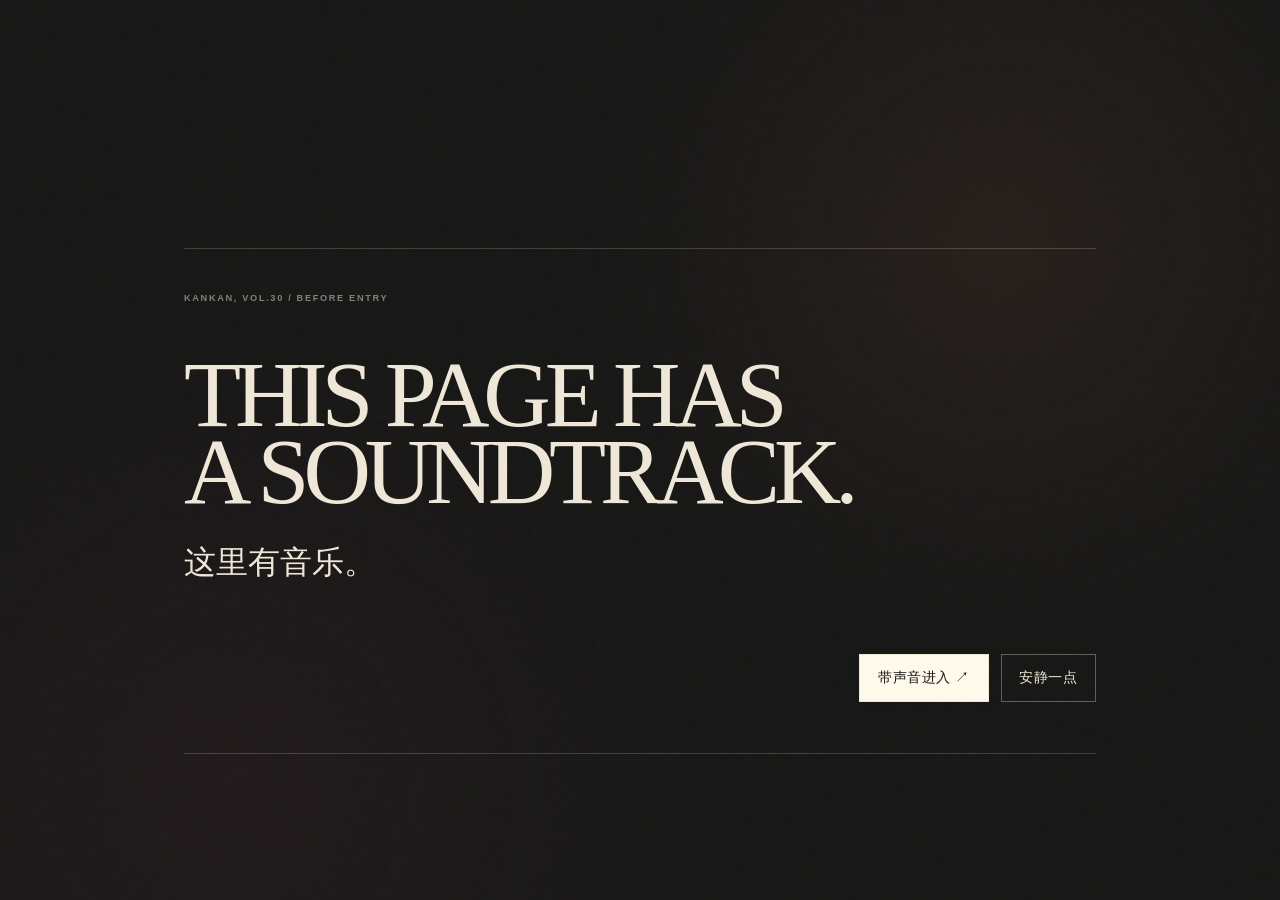
<file: index.html>
<!doctype html>
<html lang="zh-CN">
  <head>
    <meta charset="UTF-8" />
    <meta name="robots" content="noindex" />
    <link rel="icon" href="data:," />
    <meta name="viewport" content="width=device-width, initial-scale=1.0" />
    <meta name="description" content="KANKAN, VOL.30 — a person, still loading." />
    <title>KANKAN, VOL.30</title>
    <style>
      html,
      body {
        width: 100%;
        height: 100%;
        margin: 0;
        overflow: hidden;
        background: #171716;
      }

      .site-shell__frame {
        position: fixed;
        inset: 0;
        display: block;
        width: 100%;
        height: 100dvh;
        border: 0;
        background: #171716;
      }
    </style>
  </head>
  <body class="site-shell-page" data-site-shell>
    <iframe
      class="site-shell__frame"
      title="KANKAN, VOL.30"
      src="./opening-benchmark.html?from=site-shell&amp;rev=14"
      allow="autoplay"
      data-site-frame
    ></iframe>
    <script type="module" src="./src/interactions/site-audio.js?rev=07"></script>
  </body>
</html>
</file>
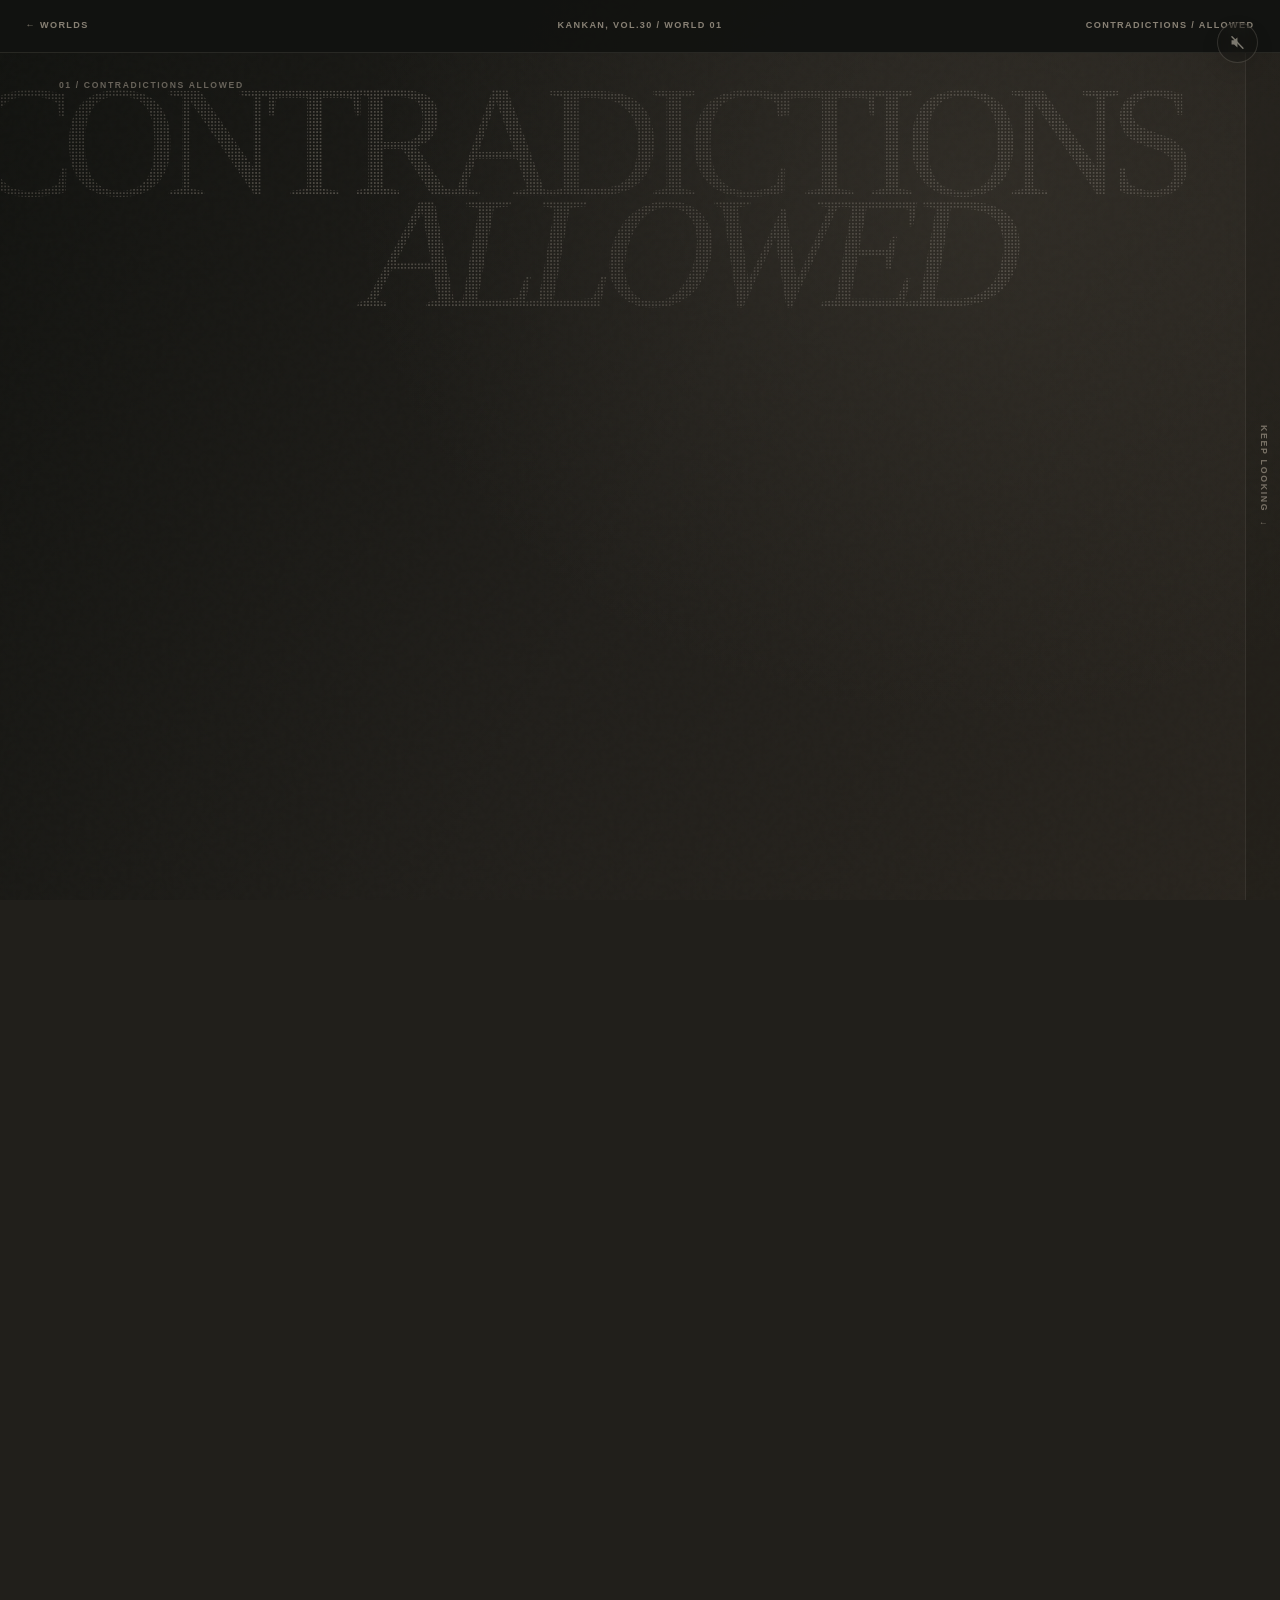
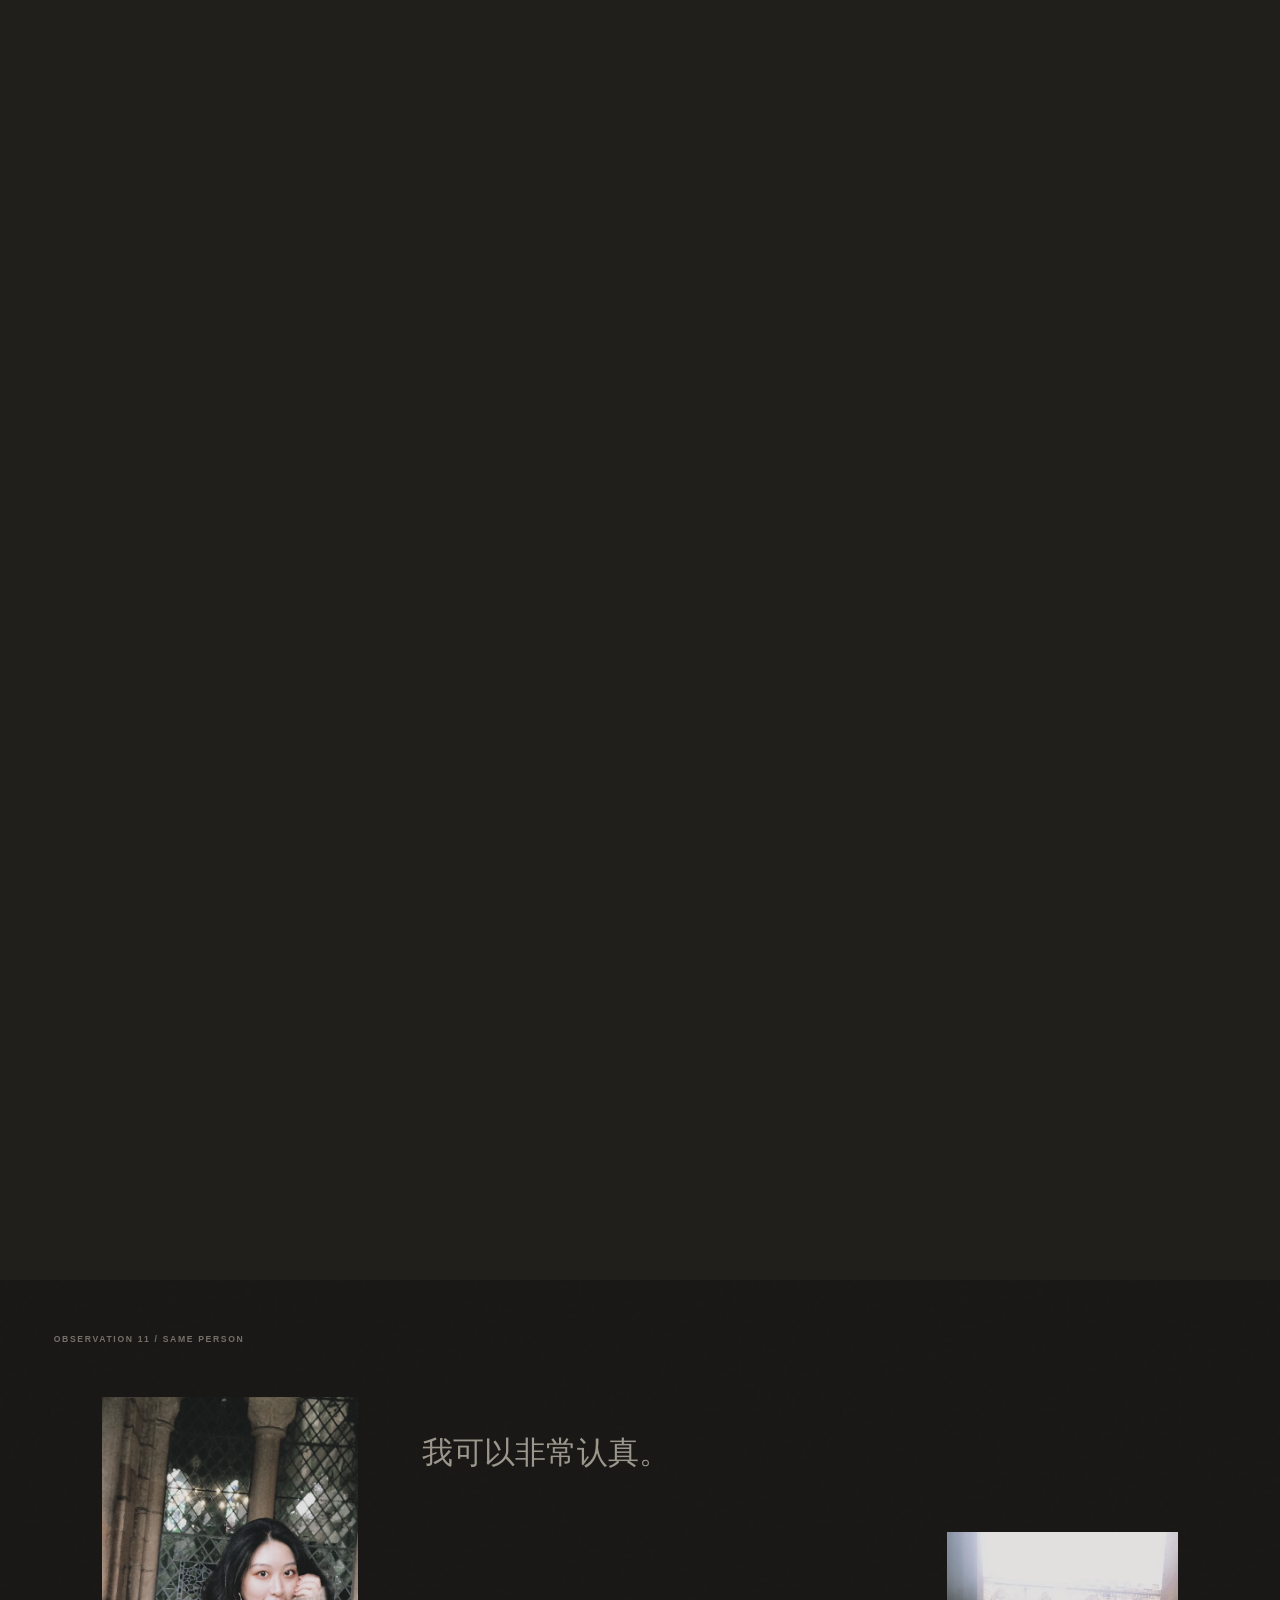
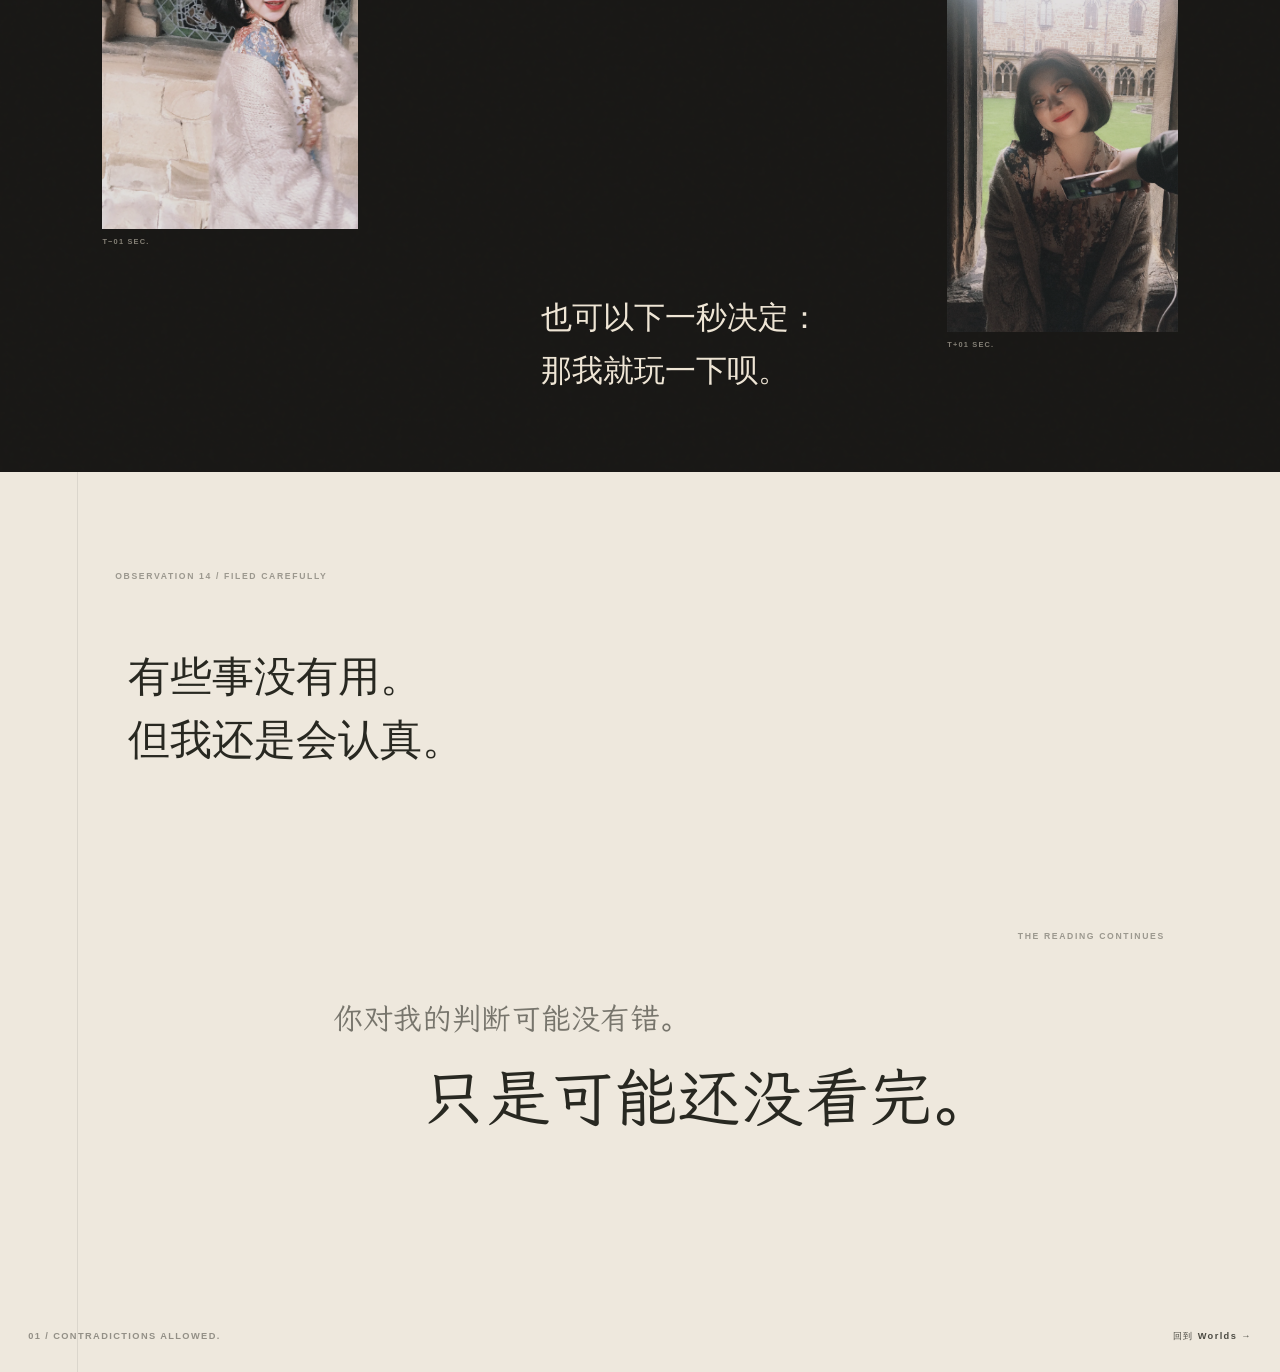
<file: contradictions-allowed.html>
<!doctype html>
<html lang="zh-CN">
  <head>
    <meta charset="UTF-8" />
    <meta name="robots" content="noindex" />
    <link rel="icon" href="data:," />
    <meta name="viewport" content="width=device-width, initial-scale=1.0" />
    <meta
      name="description"
      content="KANKAN, VOL.30 — Contradictions Allowed. First impressions stay; more truths keep arriving."
    />
    <title>Contradictions Allowed — KANKAN, VOL.30</title>
    <link rel="preload" href="./public/fonts/kankan-voice/lxgw-wenkai-regular-site-subset.woff2" as="font" type="font/woff2" crossorigin />
    <link rel="stylesheet" href="./src/styles/contradictions-allowed.css?rev=10" />
    <link rel="stylesheet" href="./src/styles/chinese-voice.css?rev=02" />
    <link rel="stylesheet" href="./src/styles/production-color.css?rev=01" />
    <link rel="stylesheet" href="./src/styles/image-pass-v1.css?rev=01" />
    <link rel="stylesheet" href="./src/styles/world-consolidation-v1.css?rev=03" />
    <link rel="stylesheet" href="./src/styles/local-layout-fixes-v1.css?rev=12" />
  </head>
  <body data-color-world="contradictions">
    <a class="skip-link" href="#contradictions-content">跳到正文</a>

    <header class="contradictions-nav">
      <a href="./five-worlds-lobby.html?rev=consolidation-v1" aria-label="返回 Worlds">
        <span aria-hidden="true">←</span> WORLDS
      </a>
      <span>KANKAN, VOL.30 / WORLD 01</span>
      <span>CONTRADICTIONS / ALLOWED</span>
    </header>

    <main id="contradictions-content">
      <section class="accumulation" data-accumulation aria-labelledby="contradictions-title">
        <div class="accumulation__frame">
          <div class="accumulation__grid" aria-hidden="true"></div>

          <header class="accumulation__title">
            <p class="coordinate">01 / CONTRADICTIONS ALLOWED</p>
            <h1 id="contradictions-title">CONTRADICTIONS<br /><em>ALLOWED</em></h1>
          </header>

          <figure class="contradiction-photo contradiction-photo--surface">
            <img
              src="./public/assets/image-pass-v1/contradictions-cool.webp"
              alt="冷静看向镜头的 Kankan。"
              width="1400"
              height="2100"
            />
          </figure>

          <figure class="contradiction-photo contradiction-photo--remainder">
            <img
              src="./public/assets/image-pass-v1/contradictions-keep-looking.webp"
              alt="趴在彩色地面上、认真摆出荒谬姿势的 Kankan。"
              width="1500"
              height="2000"
            />
          </figure>

          <div class="truth truth--cold" style="--start: 0.02" data-truth>
            <p class="coordinate">OBSERVATION 01 / FIRST IMPRESSION</p>
            <h2>冷酷御姐。<br />话不多。<br />不太好接近。</h2>
          </div>

          <div class="truth truth--outgoing" style="--start: 0.18" data-truth>
            <p class="coordinate">OBSERVATION 04</p>
            <h2>很活泼。<br />很开朗。<br />非常外向。</h2>
          </div>

          <div class="truth truth--warm" style="--start: 0.43" data-truth>
            <h2>很好相处。<br />也很愿意给别人正反馈。</h2>
          </div>

          <div class="truth truth--alone" style="--start: 0.68" data-truth>
            <p class="coordinate">OBSERVATION 07</p>
            <h2>真的喜欢<br />一个人待着。</h2>
          </div>

          <p class="accumulation__attitude">你这么理解也行。</p>
          <p class="accumulation__continue">KEEP LOOKING <span aria-hidden="true">↓</span></p>
        </div>
      </section>

      <section class="serious-play" aria-labelledby="serious-play-title">
        <p class="serious-play__coordinate coordinate">OBSERVATION 11 / SAME PERSON</p>
        <h2 id="serious-play-title" class="visually-hidden">认真和愿意玩同时成立</h2>

        <figure class="serious-play__image serious-play__image--serious" data-contradiction-reveal>
          <img
            src="./public/assets/image-pass-v1/contradictions-serious.webp"
            alt="在杜伦大学，认真面对镜头的 Kankan。"
            width="1300"
            height="1951"
            loading="lazy"
            decoding="async"
          />
          <figcaption>T−01 SEC.</figcaption>
        </figure>

        <p class="serious-play__line serious-play__line--serious" data-contradiction-reveal>
          我可以非常认真。
        </p>

        <figure class="serious-play__image serious-play__image--play" data-contradiction-reveal>
          <img
            src="./public/assets/image-pass-v1/contradictions-play.webp"
            alt="同一地点，下一秒开始认真胡闹的 Kankan。"
            width="1300"
            height="2311"
            loading="lazy"
            decoding="async"
          />
          <figcaption>T+01 SEC.</figcaption>
        </figure>

        <p class="serious-play__line serious-play__line--play" data-contradiction-reveal>
          <span>也可以下一秒决定：</span><strong>那我就玩一下呗。</strong>
        </p>
      </section>

      <section class="useless-serious incomplete contradictions-closing" aria-labelledby="useless-serious-title">
        <p class="useless-serious__coordinate coordinate">OBSERVATION 14 / FILED CAREFULLY</p>
        <h2 id="useless-serious-title" data-contradiction-reveal>
          有些事没有用。<br /><strong>但我还是会认真。</strong>
        </h2>
        <p class="incomplete__coordinate coordinate">THE READING CONTINUES</p>
        <p class="incomplete__closing" data-contradiction-reveal>
          <span>你对我的判断可能没有错。</span>
          <strong>只是可能还没看完。</strong>
        </p>

        <footer class="incomplete__footer">
          <span>01 / CONTRADICTIONS ALLOWED.</span>
          <a href="./five-worlds-lobby.html?rev=consolidation-v1">回到 Worlds →</a>
        </footer>
      </section>
    </main>

    <script type="module" src="./src/interactions/site-audio.js?rev=07"></script>
    <script type="module" src="./src/review/contradictions-allowed.js?rev=01"></script>
  </body>
</html>
</file>
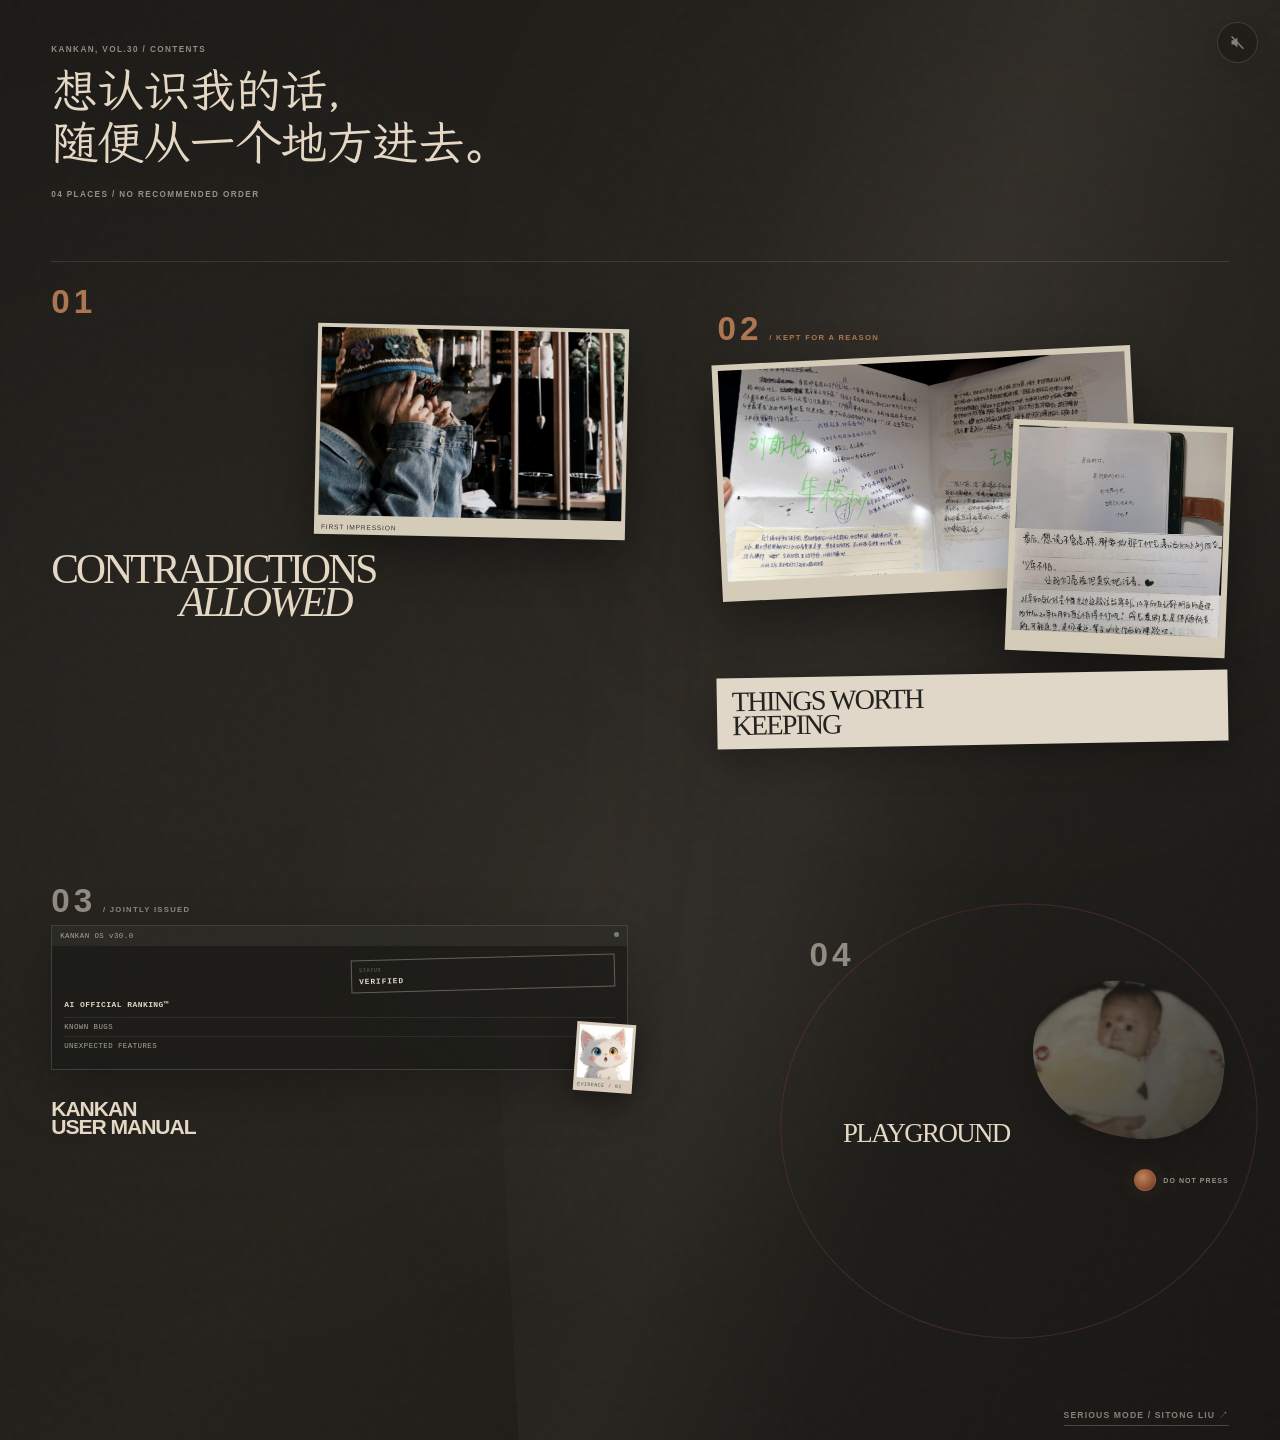
<file: five-worlds-lobby.html>
<!doctype html>
<html lang="zh-CN">
  <head>
    <meta charset="UTF-8" />
    <meta name="robots" content="noindex" />
    <link rel="icon" href="data:," />
    <meta name="viewport" content="width=device-width, initial-scale=1.0" />
    <meta name="description" content="KANKAN, VOL.30 — Worlds lobby prototype." />
    <title>KANKAN, VOL.30 — Worlds Lobby</title>
    <link rel="stylesheet" href="./src/styles/five-worlds-lobby.css?rev=03" />
    <link rel="preload" href="./public/fonts/kankan-voice/lxgw-wenkai-regular-site-subset.woff2" as="font" type="font/woff2" crossorigin />
    <link rel="stylesheet" href="./src/styles/five-worlds-clarity.css?rev=03" />
    <link rel="stylesheet" href="./src/styles/chinese-voice.css?rev=02" />
    <link rel="stylesheet" href="./src/styles/production-color.css?rev=02" />
    <link rel="stylesheet" href="./src/styles/image-pass-v1.css?rev=01" />
    <link rel="stylesheet" href="./src/styles/world-consolidation-v1.css?rev=03" />
    <link rel="stylesheet" href="./src/styles/local-layout-fixes-v1.css?rev=09" />
    <link rel="stylesheet" href="./src/styles/final-assembly.css?rev=01" />
  </head>
  <body data-color-world="lobby">
    <main class="lobby" data-lobby>
      <div class="lobby__atmosphere" aria-hidden="true">
        <i class="lobby__wash lobby__wash--wine"></i>
        <i class="lobby__wash lobby__wash--moss"></i>
        <i class="lobby__beam"></i>
        <i class="lobby__grain"></i>
      </div>

      <header class="lobby__intro">
        <p>KANKAN, VOL.30 / CONTENTS</p>
        <h1>想认识我的话，<br />随便从一个地方进去。</h1>
        <span>04 PLACES / NO RECOMMENDED ORDER</span>
      </header>

      <nav class="world-scene" aria-label="The Worlds">
        <button
          class="world world--contradictions"
          type="button"
          data-world="contradictions"
          aria-label="CONTRADICTIONS ALLOWED — FIRST IMPRESSION, KEEP LOOKING"
        >
          <span class="world__number">01</span>
          <span class="contradiction-evidence" aria-hidden="true">
            <span class="contradiction-image contradiction-image--reason">
              <img src="./public/assets/image-pass-v1/contradictions-cool.webp" alt="" width="1400" height="2100" />
              <i>FIRST IMPRESSION</i>
            </span>
          </span>
          <span class="world__title world__title--contradictions">
            <b>CONTRADICTIONS</b>
            <i>ALLOWED</i>
          </span>
        </button>

        <button
          class="world world--keeping"
          type="button"
          data-world="keeping"
          aria-label="THINGS WORTH KEEPING — 散落的生活材料"
        >
          <span class="world__number"><b>02</b><small>/ KEPT FOR A REASON</small></span>
          <span class="kept-materials" aria-hidden="true">
            <span class="kept-photo kept-photo--artifact">
              <img src="./public/assets/interiors/things-worth-keeping/high-school-collaborative-story-display-v3.jpg" alt="" width="2400" height="1800" />
            </span>
            <span class="kept-photo kept-photo--note">
              <img src="./public/assets/image-pass-v1/keeping-diary-dialogue.webp" alt="" width="1200" height="1387" />
            </span>
          </span>
          <span class="keeping-label">
            <span class="world__title world__title--keeping">THINGS WORTH<br />KEEPING</span>
          </span>
        </button>

        <button
          class="world world--manual"
          type="button"
          data-world="manual"
          aria-label="KANKAN USER MANUAL — AI diagnostic preview"
        >
          <span class="world__number"><b>03</b><small>/ JOINTLY ISSUED</small></span>
          <span class="manual-diagnostic" aria-hidden="true">
            <span class="manual-diagnostic__bar">KANKAN OS v30.0 <i></i></span>
            <span class="manual-diagnostic__stamp">
              <small>STATUS</small>
              <strong>VERIFIED</strong>
            </span>
            <b>AI OFFICIAL RANKING™</b>
            <span>KNOWN BUGS <em>17</em></span>
            <span>UNEXPECTED FEATURES <em>???</em></span>
            <span class="manual-diagnostic__attachment">
              <img src="./public/assets/image-pass-v1/playground-kankan-ip.webp" alt="" width="240" height="240" />
              <small>EVIDENCE / 01</small>
            </span>
          </span>
          <span class="world__title world__title--manual">KANKAN<br />USER MANUAL</span>
        </button>

        <button
          class="world world--playground"
          type="button"
          data-world="playground"
          aria-label="PLAYGROUND — DO NOT PRESS"
        >
          <span class="world__number">04</span>
          <span class="playground-peek" aria-hidden="true">
            <img src="./public/assets/v1/sitong-1996.webp" alt="" width="1157" height="1056" />
          </span>
          <span class="world__title world__title--playground">PLAYGROUND</span>
          <span class="playground-switch" aria-hidden="true">
            <i></i>
            <b>DO NOT PRESS</b>
          </span>
        </button>
      </nav>

      <p class="lobby__status" data-lobby-status aria-live="polite">
        入口已经开着。随便选。
      </p>
      <a class="lobby__serious-link" href="./serious.html">SERIOUS MODE / SITONG LIU ↗</a>
      <div class="playground-witness" aria-hidden="true" data-playground-witness>👀</div>
    </main>
    <script type="module" src="./src/interactions/site-audio.js?rev=07"></script>
    <script type="module" src="./src/review/five-worlds-lobby.js?rev=10"></script>
  </body>
</html>
</file>
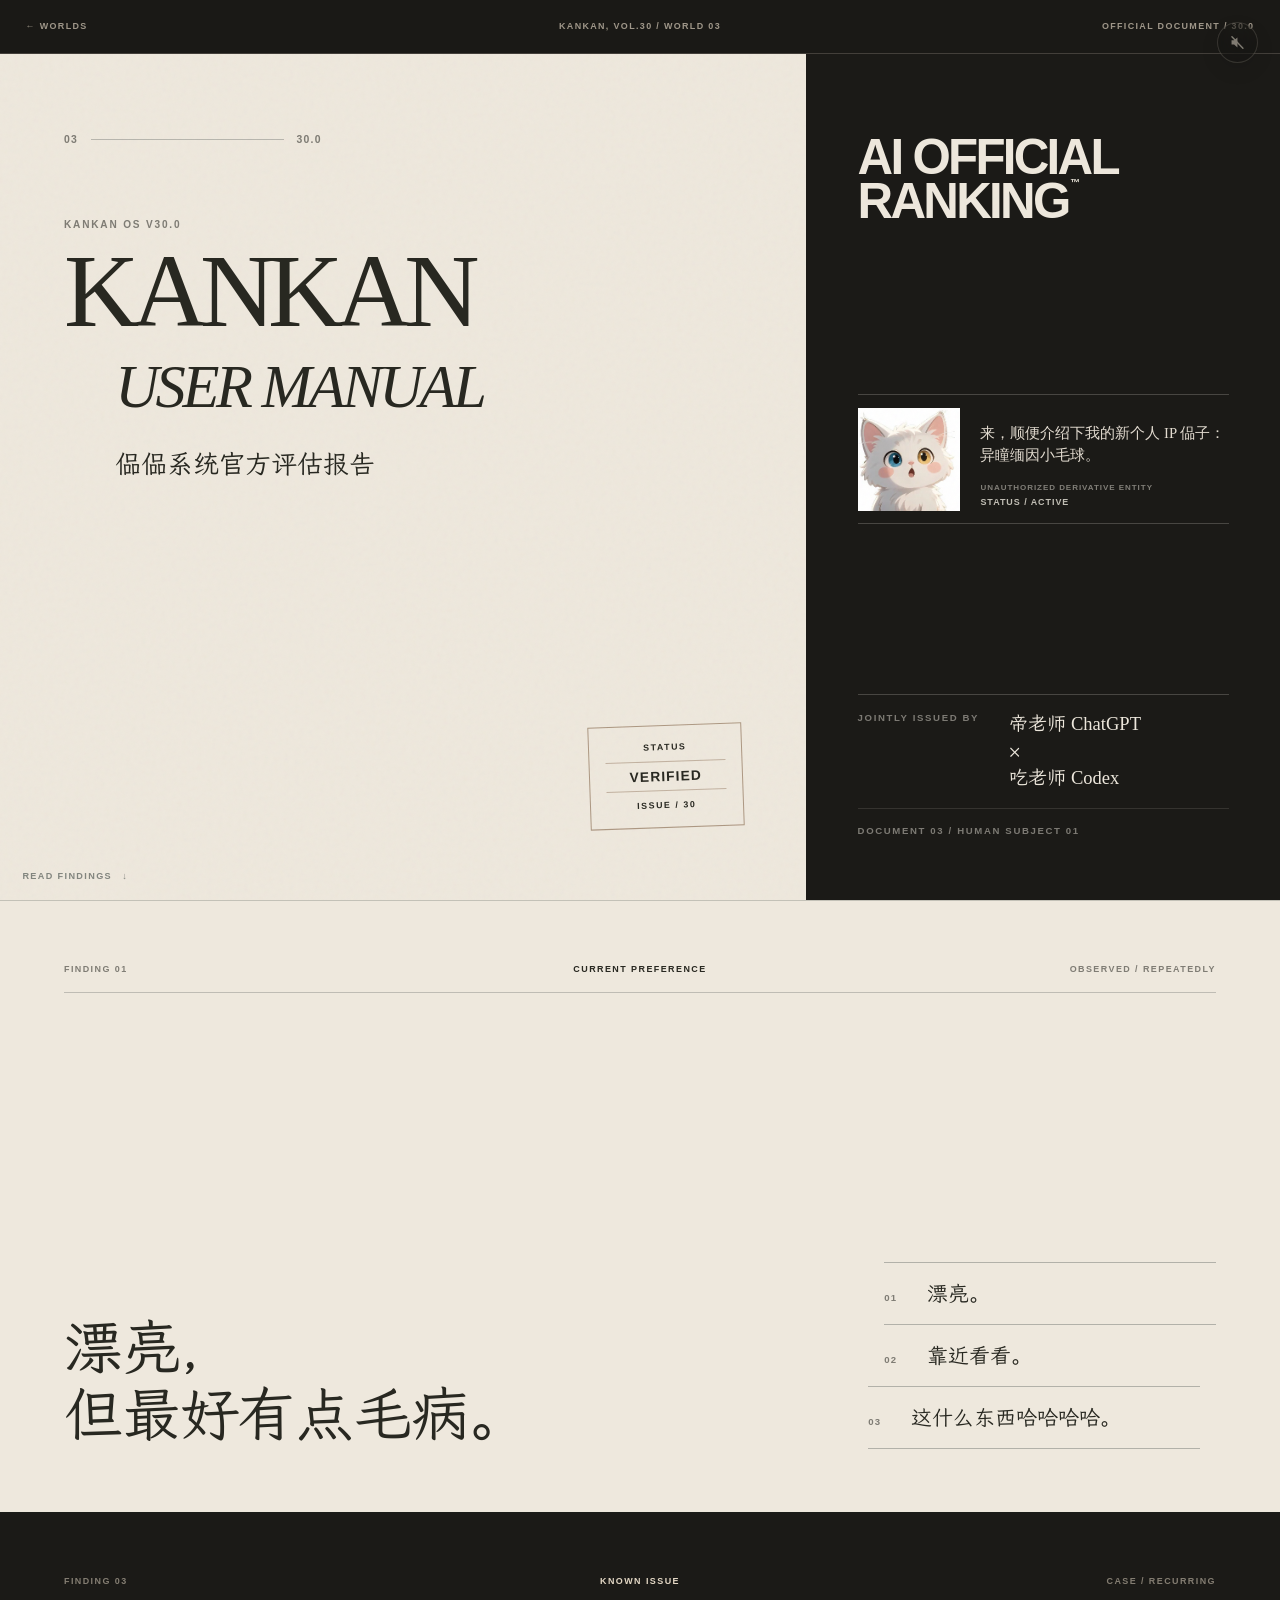
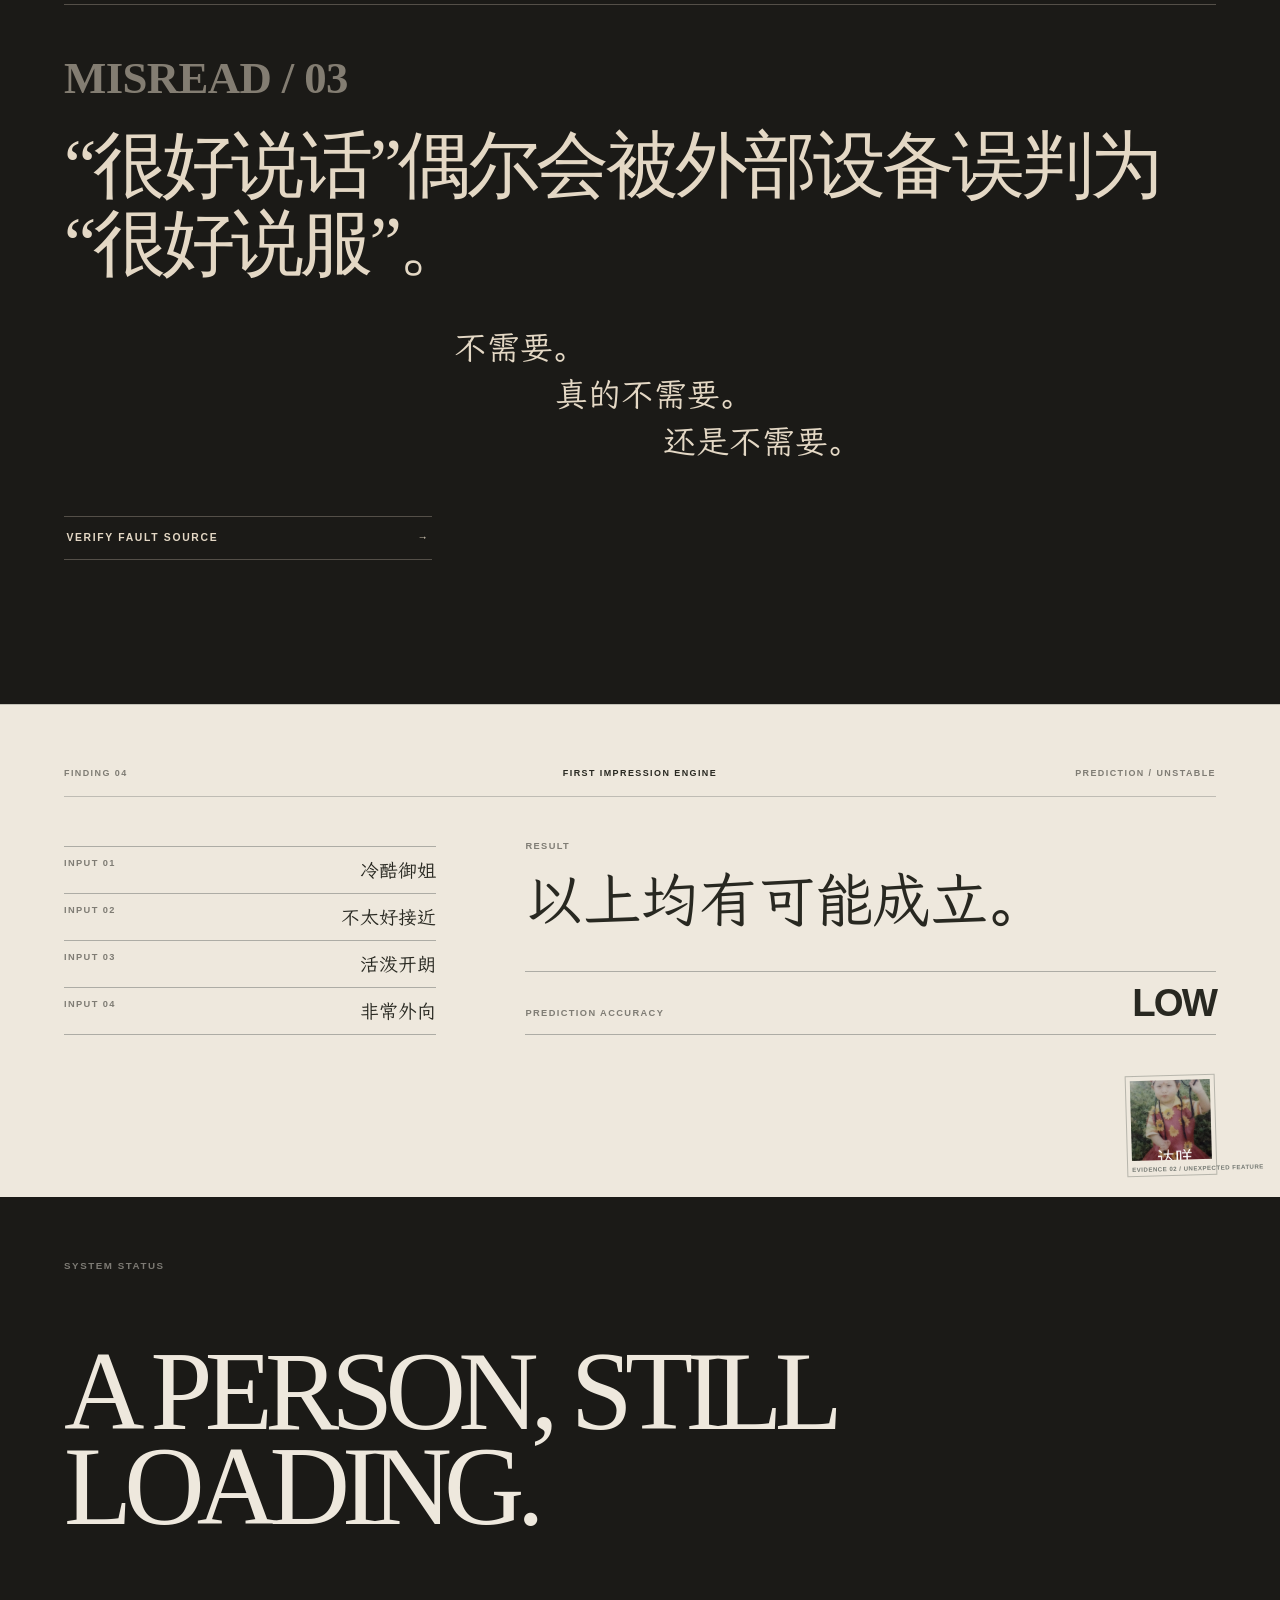
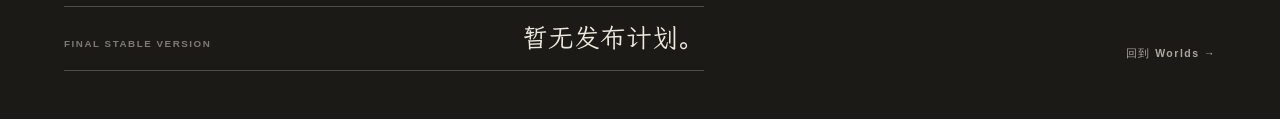
<file: kankan-user-manual.html>
<!doctype html>
<html lang="zh-CN">
  <head>
    <meta charset="UTF-8" />
    <meta name="robots" content="noindex" />
    <link rel="icon" href="data:," />
    <meta name="viewport" content="width=device-width, initial-scale=1.0" />
    <meta
      name="description"
      content="KANKAN USER MANUAL — 一份由 AI 联合发布的、过分正式的偘偘系统评估报告。"
    />
    <title>KANKAN USER MANUAL — KANKAN, VOL.30</title>
    <link rel="preload" href="./public/fonts/kankan-voice/lxgw-wenkai-regular-site-subset.woff2" as="font" type="font/woff2" crossorigin />
    <link rel="stylesheet" href="./src/styles/kankan-user-manual.css?rev=04" />
    <link rel="stylesheet" href="./src/styles/chinese-voice.css?rev=02" />
    <link rel="stylesheet" href="./src/styles/production-color.css?rev=01" />
    <link rel="stylesheet" href="./src/styles/world-consolidation-v1.css?rev=03" />
    <link rel="stylesheet" href="./src/styles/local-layout-fixes-v1.css?rev=01" />
  </head>
  <body data-color-world="manual">
    <a class="skip-link" href="#manual-content">跳到正文</a>

    <header class="manual-nav">
      <a href="./five-worlds-lobby.html?rev=consolidation-v1" aria-label="返回 Worlds">
        <span aria-hidden="true">←</span> WORLDS
      </a>
      <span>KANKAN, VOL.30 / WORLD 03</span>
      <span>OFFICIAL DOCUMENT / 30.0</span>
    </header>

    <main id="manual-content">
      <section class="report-cover" aria-labelledby="manual-title">
        <div class="report-cover__paper">
          <div class="report-cover__index" aria-hidden="true">
            <span>03</span>
            <i></i>
            <span>30.0</span>
          </div>

          <div class="report-cover__title">
            <p class="eyebrow">KANKAN OS v30.0</p>
            <h1 id="manual-title">KANKAN<br /><em>USER MANUAL</em></h1>
            <p class="report-cover__chinese">偘偘系统官方评估报告</p>
          </div>

          <div class="report-cover__seal" aria-label="报告状态：已核验">
            <span>STATUS</span>
            <strong>VERIFIED</strong>
            <small>ISSUE / 30</small>
          </div>
        </div>

        <aside class="report-cover__ink" id="manual-ai-ranking" aria-label="报告发布信息">
          <p class="report-cover__edition">AI OFFICIAL<br />RANKING<sup>™</sup></p>
          <figure class="system-evidence system-evidence--entity">
            <img
              src="./public/assets/image-pass-v1/playground-kankan-ip.webp"
              alt="Kankan 的个人 IP：偘子的缅因小毛球。"
              width="240"
              height="240"
            />
            <figcaption>
              <p class="system-evidence__note">来，顺便介绍下我的新个人 IP 偘子：异瞳缅因小毛球。</p>
              <span>UNAUTHORIZED DERIVATIVE ENTITY</span>
              <strong>STATUS / ACTIVE</strong>
            </figcaption>
          </figure>
          <div class="report-cover__issuer">
            <span>JOINTLY ISSUED BY</span>
            <strong>帝老师 ChatGPT<br />×<br />吃老师 Codex</strong>
          </div>
          <p class="report-cover__folio">DOCUMENT 03 / HUMAN SUBJECT 01</p>
        </aside>

        <p class="scroll-coordinate" aria-hidden="true">READ FINDINGS <span>↓</span></p>
      </section>

      <article class="findings" aria-label="三项主要评估结果">
        <section class="finding finding--preference" data-manual-reveal aria-labelledby="preference-title">
          <header class="finding__header">
            <span>FINDING 01</span>
            <span>CURRENT PREFERENCE</span>
            <span>OBSERVED / REPEATEDLY</span>
          </header>

          <div class="preference-statement">
            <h2 id="preference-title">漂亮，<br />但最好有点毛病。</h2>
            <ol class="preference-sequence" aria-label="偏好识别顺序">
              <li><span>01</span><strong>漂亮。</strong></li>
              <li><span>02</span><strong>靠近看看。</strong></li>
              <li><span>03</span><strong>这什么东西哈哈哈哈。</strong></li>
            </ol>
          </div>
        </section>

        <section class="finding finding--issue" data-manual-reveal data-diagnostic aria-labelledby="issue-title">
          <header class="finding__header">
            <span>FINDING 03</span>
            <span>KNOWN ISSUE</span>
            <span>CASE / RECURRING</span>
          </header>

          <div class="issue-statement">
            <p class="issue-statement__code">MISREAD / 03</p>
            <h2 id="issue-title">
              “很好说话”偶尔会被外部设备误判为<br />“很好说服”。
            </h2>

            <div class="refusal-stack" aria-label="实际系统响应">
              <p>不需要。</p>
              <p>真的不需要。</p>
              <p>还是不需要。</p>
            </div>

            <button
              class="diagnostic-trigger"
              type="button"
              aria-expanded="false"
              aria-controls="diagnostic-result"
              data-diagnostic-trigger
            >
              <span>VERIFY FAULT SOURCE</span>
              <span aria-hidden="true">→</span>
            </button>

            <div class="diagnostic-result" id="diagnostic-result" data-diagnostic-result aria-hidden="true">
              <span>FAULT SOURCE</span>
              <strong>EXTERNAL DEVICE</strong>
              <i>VERIFIED</i>
            </div>
          </div>
        </section>

        <section class="finding finding--impression" data-manual-reveal aria-labelledby="impression-title">
          <header class="finding__header">
            <span>FINDING 04</span>
            <span>FIRST IMPRESSION ENGINE</span>
            <span>PREDICTION / UNSTABLE</span>
          </header>

          <div class="impression-engine">
            <div class="impression-engine__inputs" aria-label="输入记录">
              <p><span>INPUT 01</span>冷酷御姐</p>
              <p><span>INPUT 02</span>不太好接近</p>
              <p><span>INPUT 03</span>活泼开朗</p>
              <p><span>INPUT 04</span>非常外向</p>
            </div>

            <div class="impression-engine__result">
              <p>RESULT</p>
              <h2 id="impression-title">以上均有可能成立。</h2>
              <div>
                <span>PREDICTION ACCURACY</span>
                <strong>LOW</strong>
              </div>
            </div>
          </div>
          <figure class="system-evidence system-evidence--meme" aria-label="系统证据附件 02">
            <img
              src="./public/assets/image-pass-v1/playground-childhood-meme-02.webp"
              alt="由 Kankan 小时候的照片制作成的表情包。"
              width="900"
              height="900"
              loading="lazy"
              decoding="async"
            />
            <figcaption>EVIDENCE 02 / UNEXPECTED FEATURE</figcaption>
          </figure>
        </section>
      </article>

      <footer class="manual-footer" data-manual-reveal>
        <section class="system-status" aria-label="最终系统状态">
          <p class="system-status__label">SYSTEM STATUS</p>
          <p class="system-status__loading">A PERSON, STILL LOADING.</p>
          <div class="system-status__release">
            <span>FINAL STABLE VERSION</span>
            <strong>暂无发布计划。</strong>
          </div>
          <a href="./five-worlds-lobby.html?rev=consolidation-v1">回到 Worlds →</a>
        </section>
      </footer>
    </main>

    <script type="module" src="./src/interactions/site-audio.js?rev=07"></script>
    <script type="module" src="./src/review/kankan-user-manual.js?rev=02"></script>
  </body>
</html>
</file>
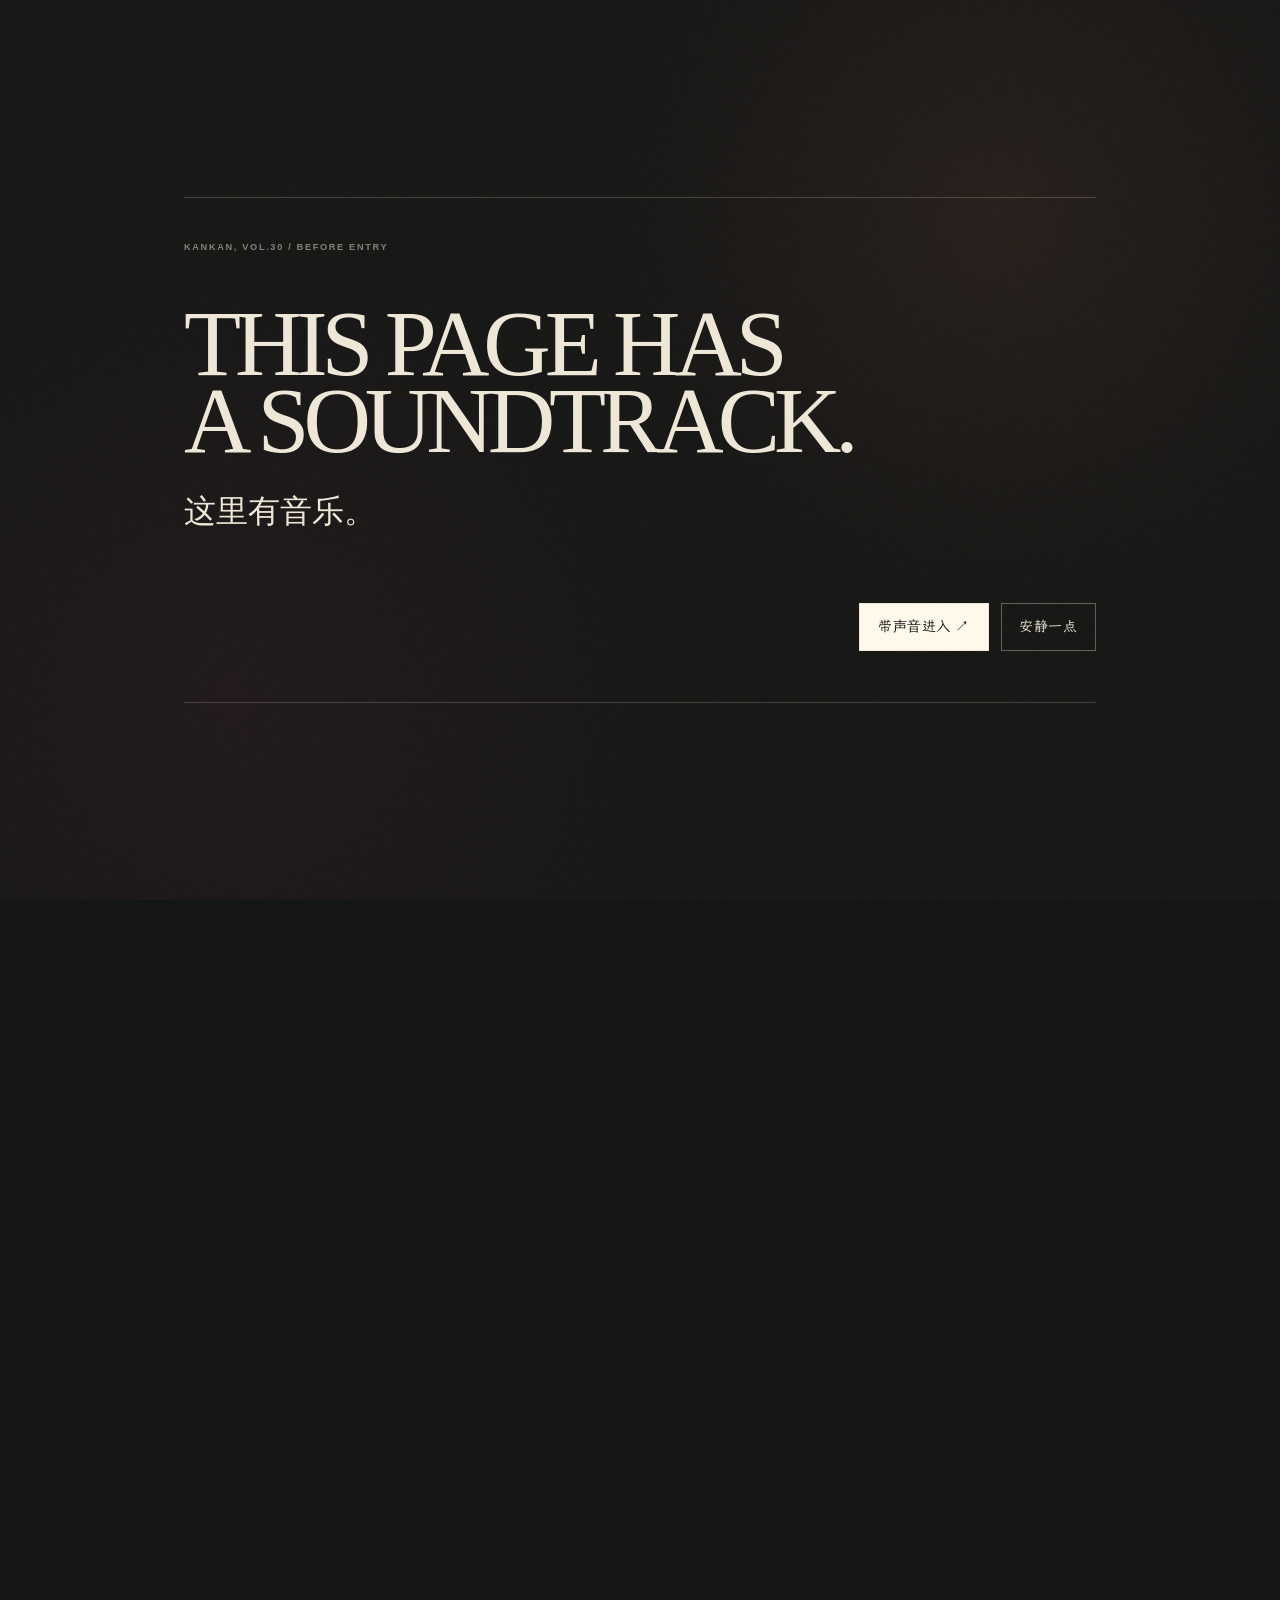
<file: opening-benchmark.html>
<!doctype html>
<html lang="zh-CN">
  <head>
    <meta charset="UTF-8" />
    <meta name="robots" content="noindex" />
    <link rel="icon" href="data:," />
    <meta name="viewport" content="width=device-width, initial-scale=1.0" />
    <meta name="description" content="KANKAN, VOL.30 — Opening visual benchmark." />
    <title>KANKAN, VOL.30 — Opening Benchmark</title>
    <link rel="preload" href="./public/fonts/kankan-voice/lxgw-wenkai-regular-site-subset.woff2" as="font" type="font/woff2" crossorigin />
    <link rel="stylesheet" href="./src/styles/opening-benchmark.css?rev=09" />
    <link rel="stylesheet" href="./src/styles/chinese-voice.css?rev=02" />
    <link rel="stylesheet" href="./src/styles/final-assembly.css?rev=06" />
  </head>
  <body>
    <main class="opening" data-opening>
      <div class="opening__sticky">
        <div class="opening__atmosphere" aria-hidden="true">
          <div class="opening__wash opening__wash--umber"></div>
          <div class="opening__wash opening__wash--blue"></div>
          <div class="opening__grain"></div>
        </div>

        <figure class="memory" data-memory>
          <div class="memory__mat">
            <img
              class="memory__image"
              src="./public/assets/v1/sitong-1996.webp"
              alt="小时候的 Kankan"
              width="1157"
              height="1056"
            />
          </div>
          <figcaption>1996 / before she had a website</figcaption>
        </figure>

        <div class="threshold" aria-hidden="true">
          <span class="threshold__line"></span>
        </div>

        <figure class="present" data-present>
          <div class="present__image-wrap">
            <img
              class="present__image"
              src="./public/assets/image-pass-v1/opening-current-blue.webp"
              alt="现在的 Kankan"
              width="2200"
              height="3298"
            />
          </div>
        </figure>

        <p class="interruption" data-interruption>
          等一下，刚才是不是从我小时候穿过来了。
        </p>

        <section class="cover" aria-label="KANKAN, VOL.30 cover">
          <p class="cover__eyebrow">A PERSON, STILL LOADING.</p>
          <h1 class="cover__title" aria-label="KANKAN, volume 30">
            <span class="cover__kankan" aria-hidden="true">
              <span class="cover__name-line">KAN</span>
              <span class="cover__name-line">KAN,</span>
            </span>
            <span class="cover__volume">VOL.30</span>
          </h1>
          <button class="cover__objection" type="button" data-objection aria-live="polite">
            本人暂时没有异议。
          </button>
          <button
            class="cover__continue"
            type="button"
            data-scroll-to-lobby
            aria-label="继续下滑，进入四个世界"
          >
            继续下滑 ↓
          </button>
        </section>

        <div class="opening__cue" aria-hidden="true">
          <span>MOVE THROUGH</span>
          <i></i>
        </div>
      </div>
    </main>
    <script type="module" src="./src/interactions/site-audio.js?rev=07"></script>
    <script type="module" src="./src/review/opening-benchmark.js?rev=13"></script>
  </body>
</html>
</file>
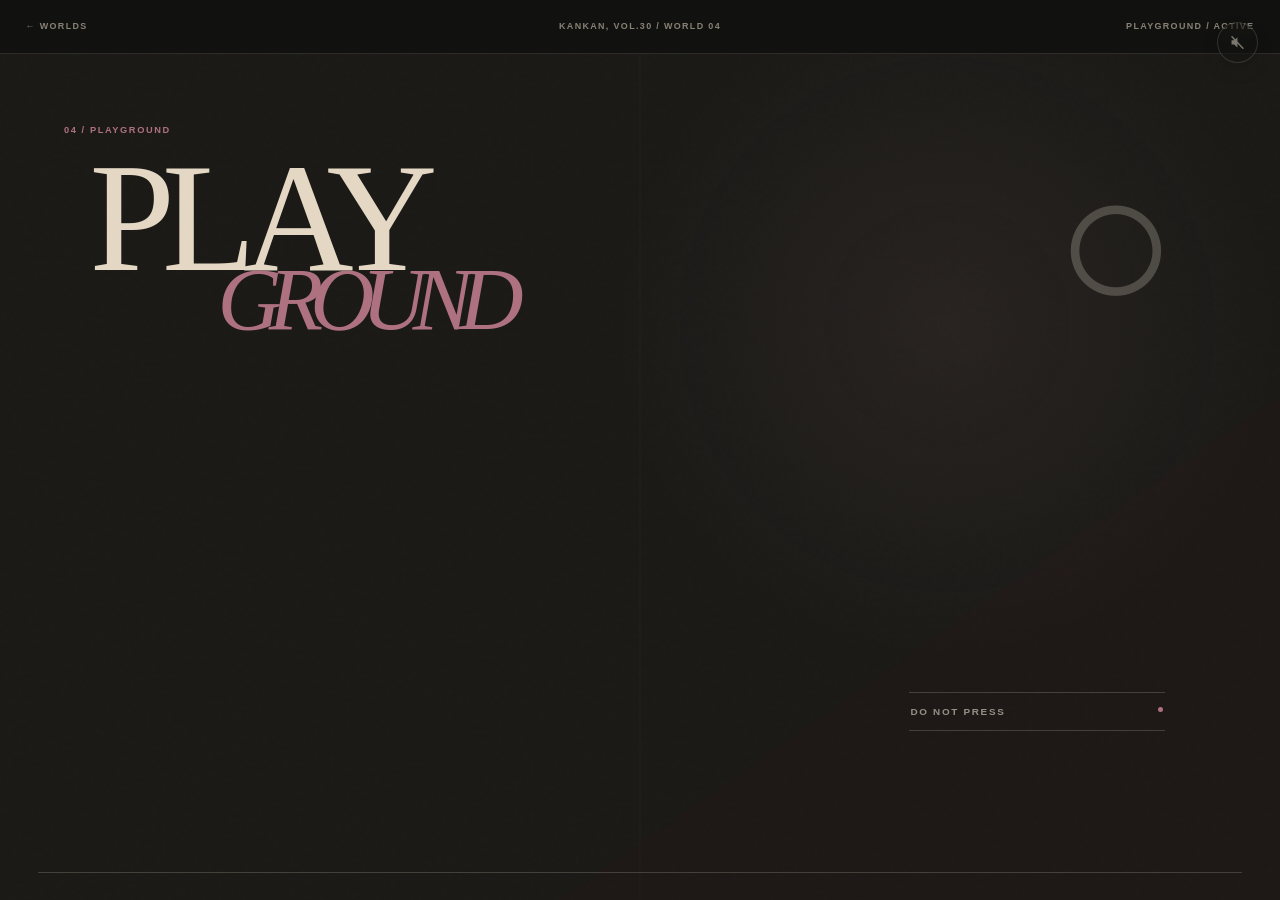
<file: playground.html>
<!doctype html>
<html lang="zh-CN">
  <head>
    <meta charset="UTF-8" />
    <meta name="robots" content="noindex" />
    <link rel="icon" href="data:," />
    <meta name="viewport" content="width=device-width, initial-scale=1.0" />
    <meta
      name="description"
      content="KANKAN, VOL.30 — A quiet room that may or may not respond when touched."
    />
    <title>Playground / Do Not Press — KANKAN, VOL.30</title>
    <link rel="preload" href="./public/fonts/kankan-voice/lxgw-wenkai-regular-site-subset.woff2" as="font" type="font/woff2" crossorigin />
    <link rel="stylesheet" href="./src/styles/playground.css?rev=25" />
    <link rel="stylesheet" href="./src/styles/chinese-voice.css?rev=02" />
    <link rel="stylesheet" href="./src/styles/production-color.css?rev=01" />
    <link rel="stylesheet" href="./src/styles/playground-final.css?rev=01" />
    <link rel="stylesheet" href="./src/styles/image-pass-v1.css?rev=01" />
  </head>
  <body data-color-world="playground">
    <a class="skip-link" href="#playground-content">跳到 Playground</a>

    <header class="playground-nav">
      <a href="./five-worlds-lobby.html?rev=consolidation-v1" aria-label="返回 Worlds">
        <span aria-hidden="true">←</span> WORLDS
      </a>
      <span>KANKAN, VOL.30 / WORLD 04</span>
      <span>PLAYGROUND / ACTIVE</span>
    </header>

    <main class="playground-field" id="playground-content" data-playground-field>
      <div class="field-grain" aria-hidden="true"></div>

      <header class="field-heading">
        <p>04 / PLAYGROUND</p>
        <h1 aria-label="Playground">
          <span>PLAY</span>
          <em data-ground-word>GROUND</em>
        </h1>
      </header>

      <button
        class="quiet-mark"
        type="button"
        aria-label="填满这个圆"
        disabled
        data-quiet-mark
      >○</button>
      <section class="press-control" aria-label="不要按控制" data-press-control>
        <button type="button" data-do-not-press>DO NOT PRESS</button>
        <p aria-live="polite" data-press-response></p>
        <button class="visitor-message-entrance" type="button" hidden data-message-entrance>
          LEAVE ONE LINE
        </button>
      </section>

      <section class="visitor-trace-control" hidden data-trace-control>
        <button type="button" aria-expanded="false" data-trace-prompt>LEAVE A TRACE?</button>
        <div class="visitor-trace-picker" hidden data-trace-picker>
          <button type="button" aria-label="留下圆形痕迹" data-trace-mark="○">○</button>
          <button type="button" aria-label="留下叉形痕迹" data-trace-mark="×">×</button>
          <button type="button" aria-label="留下笑脸痕迹" data-trace-mark=":)">:)</button>
          <button type="button" aria-label="留下星形痕迹" data-trace-mark="✦">✦</button>
          <button type="button" aria-label="留下脚印痕迹" data-trace-mark="👣">👣</button>
        </div>
        <p class="visitor-trace-status" aria-live="polite" data-trace-status></p>
      </section>

      <div class="visitor-trace-layer" aria-hidden="true" data-trace-layer></div>

      <button
        class="event-trigger"
        type="button"
        aria-label="这里好像有东西"
        hidden
        data-event-trigger
      >
        <span aria-hidden="true" data-trigger-glyph>?</span>
      </button>

      <section
        class="event-stage"
        aria-live="polite"
        aria-hidden="true"
        hidden
        inert
        data-event-stage
      >
        <header class="event-stage__header">
          <span data-event-coordinate></span>
          <button type="button" aria-label="收起当前事件" data-event-close>CLOSE ×</button>
        </header>
        <div class="event-stage__body" data-event-body></div>
      </section>

      <p class="non-event" aria-live="polite" hidden data-non-event></p>

      <div class="field-edge" aria-hidden="true">
        <i></i>
      </div>
    </main>

    <script type="module" src="./src/interactions/site-audio.js?rev=07"></script>
    <script type="module" src="./src/review/playground-v04.js?rev=03"></script>
  </body>
</html>
</file>
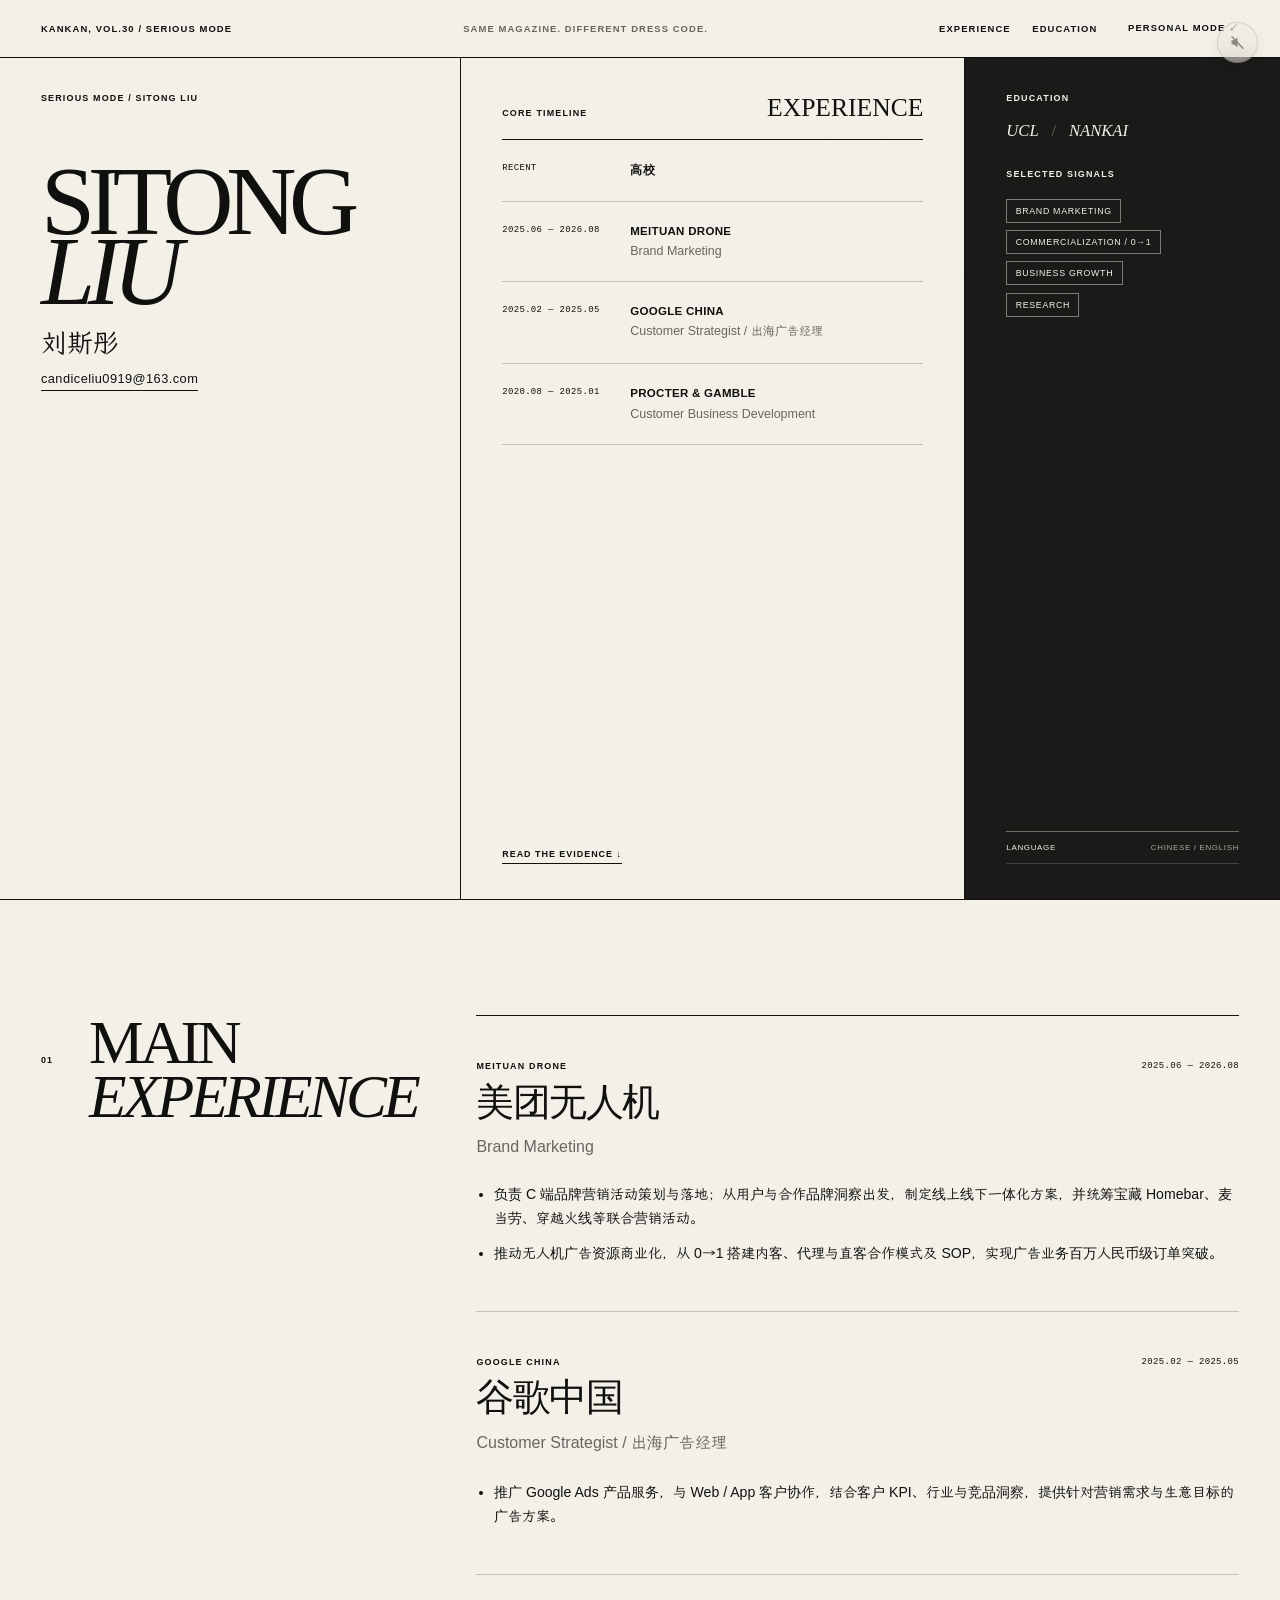
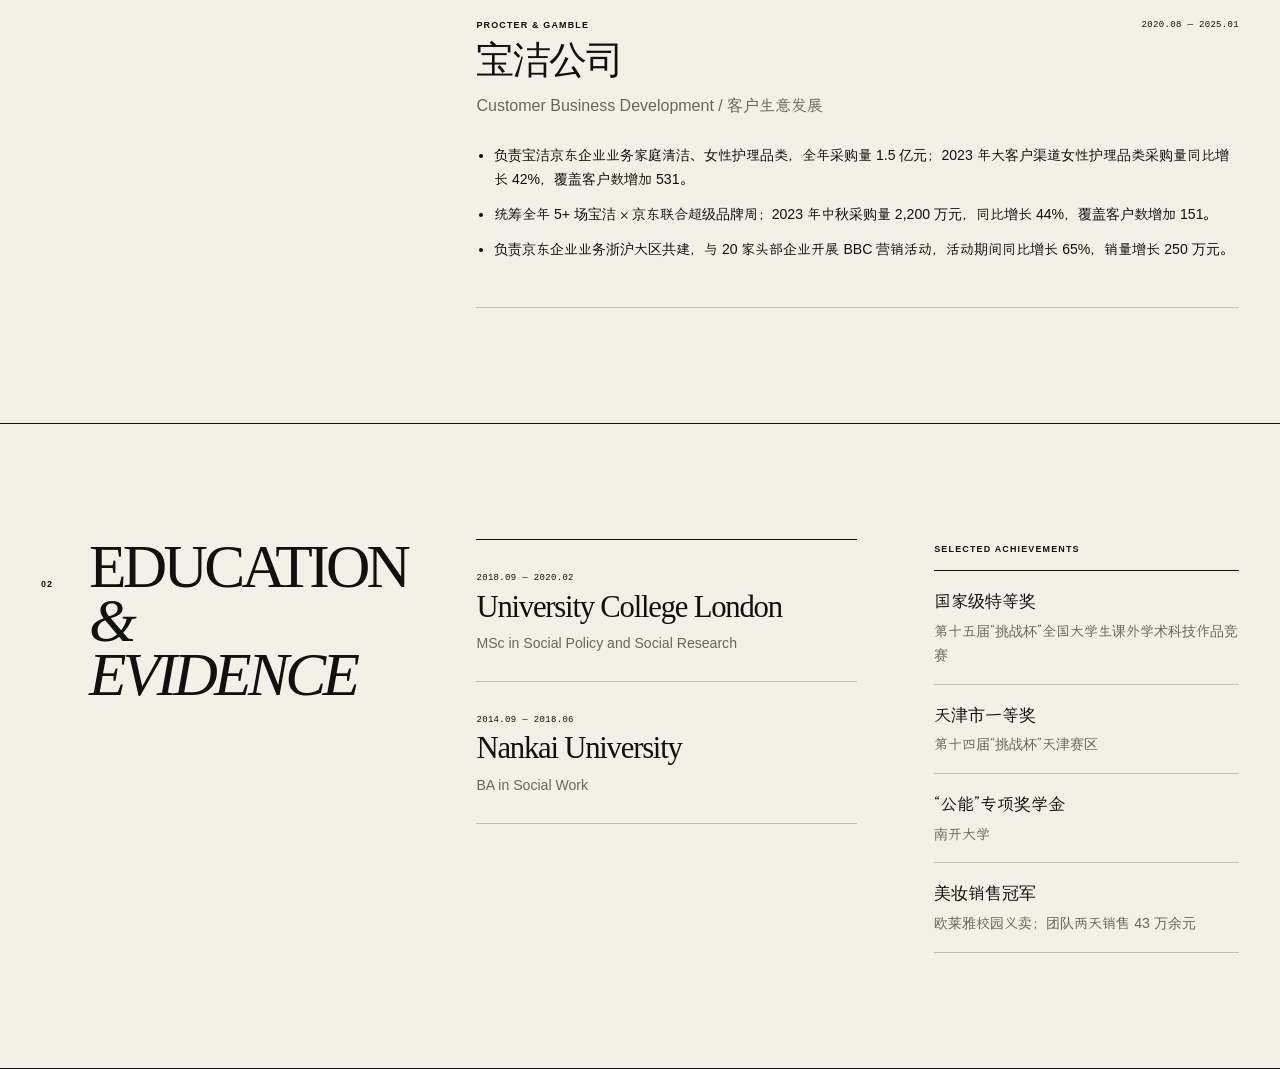
<file: serious.html>
<!doctype html>
<html lang="zh-CN">
  <head>
    <meta charset="UTF-8" />
    <meta name="robots" content="noindex" />
    <link rel="icon" href="data:," />
    <meta name="viewport" content="width=device-width, initial-scale=1.0" />
    <meta name="description" content="Sitong Liu / 刘斯彤 — Serious Mode, KANKAN, VOL.30." />
    <title>Sitong Liu / 刘斯彤 — Serious Mode</title>
    <link rel="preload" href="./public/fonts/kankan-voice/lxgw-wenkai-regular-site-subset.woff2" as="font" type="font/woff2" crossorigin />
    <link rel="stylesheet" href="./src/styles/tokens.css" />
    <link rel="stylesheet" href="./src/styles/base.css" />
    <link rel="stylesheet" href="./src/styles/chinese-voice.css?rev=02" />
    <link rel="stylesheet" href="./src/styles/serious-compact.css?rev=07" />
    <link rel="stylesheet" href="./src/styles/final-assembly.css?rev=01" />
  </head>
  <body class="serious-compact-page">
    <a class="skip-link" href="#professional-snapshot">Skip to professional snapshot</a>
    <header class="serious-compact-nav">
      <a href="./five-worlds-lobby.html">KANKAN, VOL.30 / SERIOUS MODE</a>
      <p>SAME MAGAZINE. DIFFERENT DRESS CODE.</p>
      <nav aria-label="Serious Mode sections">
        <a href="#experience-detail">EXPERIENCE</a>
        <a href="#education">EDUCATION</a>
      </nav>
      <a href="./five-worlds-lobby.html">PERSONAL MODE ↙</a>
    </header>

    <main>
      <section class="professional-snapshot" id="professional-snapshot">
        <article class="professional-identity">
          <div class="professional-identity__heading">
            <p>SERIOUS MODE / SITONG LIU</p>
            <h1>SITONG<br /><i>LIU</i></h1>
            <span>刘斯彤</span>
            <a class="professional-identity__email" href="mailto:candiceliu0919@163.com">candiceliu0919@163.com</a>
          </div>
        </article>

        <section class="snapshot-experience" aria-labelledby="snapshot-experience-title">
          <header>
            <p>CORE TIMELINE</p>
            <h2 id="snapshot-experience-title">EXPERIENCE</h2>
          </header>
          <ol>
            <li><time>RECENT</time><div><b>高校</b></div></li>
            <li><time>2025.06 — 2026.08</time><div><b>MEITUAN DRONE</b><span>Brand Marketing</span></div></li>
            <li><time>2025.02 — 2025.05</time><div><b>GOOGLE CHINA</b><span>Customer Strategist / 出海广告经理</span></div></li>
            <li><time>2020.08 — 2025.01</time><div><b>PROCTER &amp; GAMBLE</b><span>Customer Business Development</span></div></li>
          </ol>
          <a href="#experience-detail">READ THE EVIDENCE ↓</a>
        </section>

        <aside class="snapshot-signals">
          <section>
            <p>EDUCATION</p>
            <div class="snapshot-signals__education"><span>UCL</span><span>NANKAI</span></div>
          </section>
          <section>
            <p>SELECTED SIGNALS</p>
            <ul><li>BRAND MARKETING</li><li>COMMERCIALIZATION / 0→1</li><li>BUSINESS GROWTH</li><li>RESEARCH</li></ul>
          </section>
          <dl>
            <div><dt>LANGUAGE</dt><dd>CHINESE / ENGLISH</dd></div>
          </dl>
        </aside>
      </section>

      <section class="serious-section" id="experience-detail">
        <header><span>01</span><h2>MAIN<br /><i>EXPERIENCE</i></h2></header>
        <div class="serious-section__content experience-detail-list">
          <article class="experience-entry">
            <header><div><p>MEITUAN DRONE</p><h3>美团无人机</h3></div><time>2025.06 — 2026.08</time></header>
            <p class="experience-entry__role">Brand Marketing</p>
            <ul>
              <li>负责 C 端品牌营销活动策划与落地；从用户与合作品牌洞察出发，制定线上线下一体化方案，并统筹宝藏 Homebar、麦当劳、穿越火线等联合营销活动。</li>
              <li>推动无人机广告资源商业化，从 0→1 搭建内客、代理与直客合作模式及 SOP，实现广告业务百万人民币级订单突破。</li>
            </ul>
          </article>
          <article class="experience-entry">
            <header><div><p>GOOGLE CHINA</p><h3>谷歌中国</h3></div><time>2025.02 — 2025.05</time></header>
            <p class="experience-entry__role">Customer Strategist / 出海广告经理</p>
            <ul><li>推广 Google Ads 产品服务，与 Web / App 客户协作，结合客户 KPI、行业与竞品洞察，提供针对营销需求与生意目标的广告方案。</li></ul>
          </article>
          <article class="experience-entry">
            <header><div><p>PROCTER &amp; GAMBLE</p><h3>宝洁公司</h3></div><time>2020.08 — 2025.01</time></header>
            <p class="experience-entry__role">Customer Business Development / 客户生意发展</p>
            <ul>
              <li>负责宝洁京东企业业务家庭清洁、女性护理品类，全年采购量 1.5 亿元；2023 年大客户渠道女性护理品类采购量同比增长 42%，覆盖客户数增加 531。</li>
              <li>统筹全年 5+ 场宝洁 × 京东联合超级品牌周；2023 年中秋采购量 2,200 万元，同比增长 44%，覆盖客户数增加 151。</li>
              <li>负责京东企业业务浙沪大区共建，与 20 家头部企业开展 BBC 营销活动，活动期间同比增长 65%，销量增长 250 万元。</li>
            </ul>
          </article>
        </div>
      </section>

      <section class="serious-section" id="education">
        <header><span>02</span><h2>EDUCATION<br /><i>&amp; EVIDENCE</i></h2></header>
        <div class="serious-section__content education-achievements">
          <div class="education-list">
            <article><time>2018.09 — 2020.02</time><h3>University College London</h3><p>MSc in Social Policy and Social Research</p></article>
            <article><time>2014.09 — 2018.06</time><h3>Nankai University</h3><p>BA in Social Work</p></article>
          </div>
          <div class="achievement-list">
            <p>SELECTED ACHIEVEMENTS</p>
            <ul>
              <li><strong>国家级特等奖</strong><span>第十五届“挑战杯”全国大学生课外学术科技作品竞赛</span></li>
              <li><strong>天津市一等奖</strong><span>第十四届“挑战杯”天津赛区</span></li>
              <li><strong>“公能”专项奖学金</strong><span>南开大学</span></li>
              <li><strong>美妆销售冠军</strong><span>欧莱雅校园义卖；团队两天销售 43 万余元</span></li>
            </ul>
          </div>
        </div>
      </section>

    </main>
    <script type="module" src="./src/interactions/site-audio.js?rev=07"></script>
  </body>
</html>
</file>
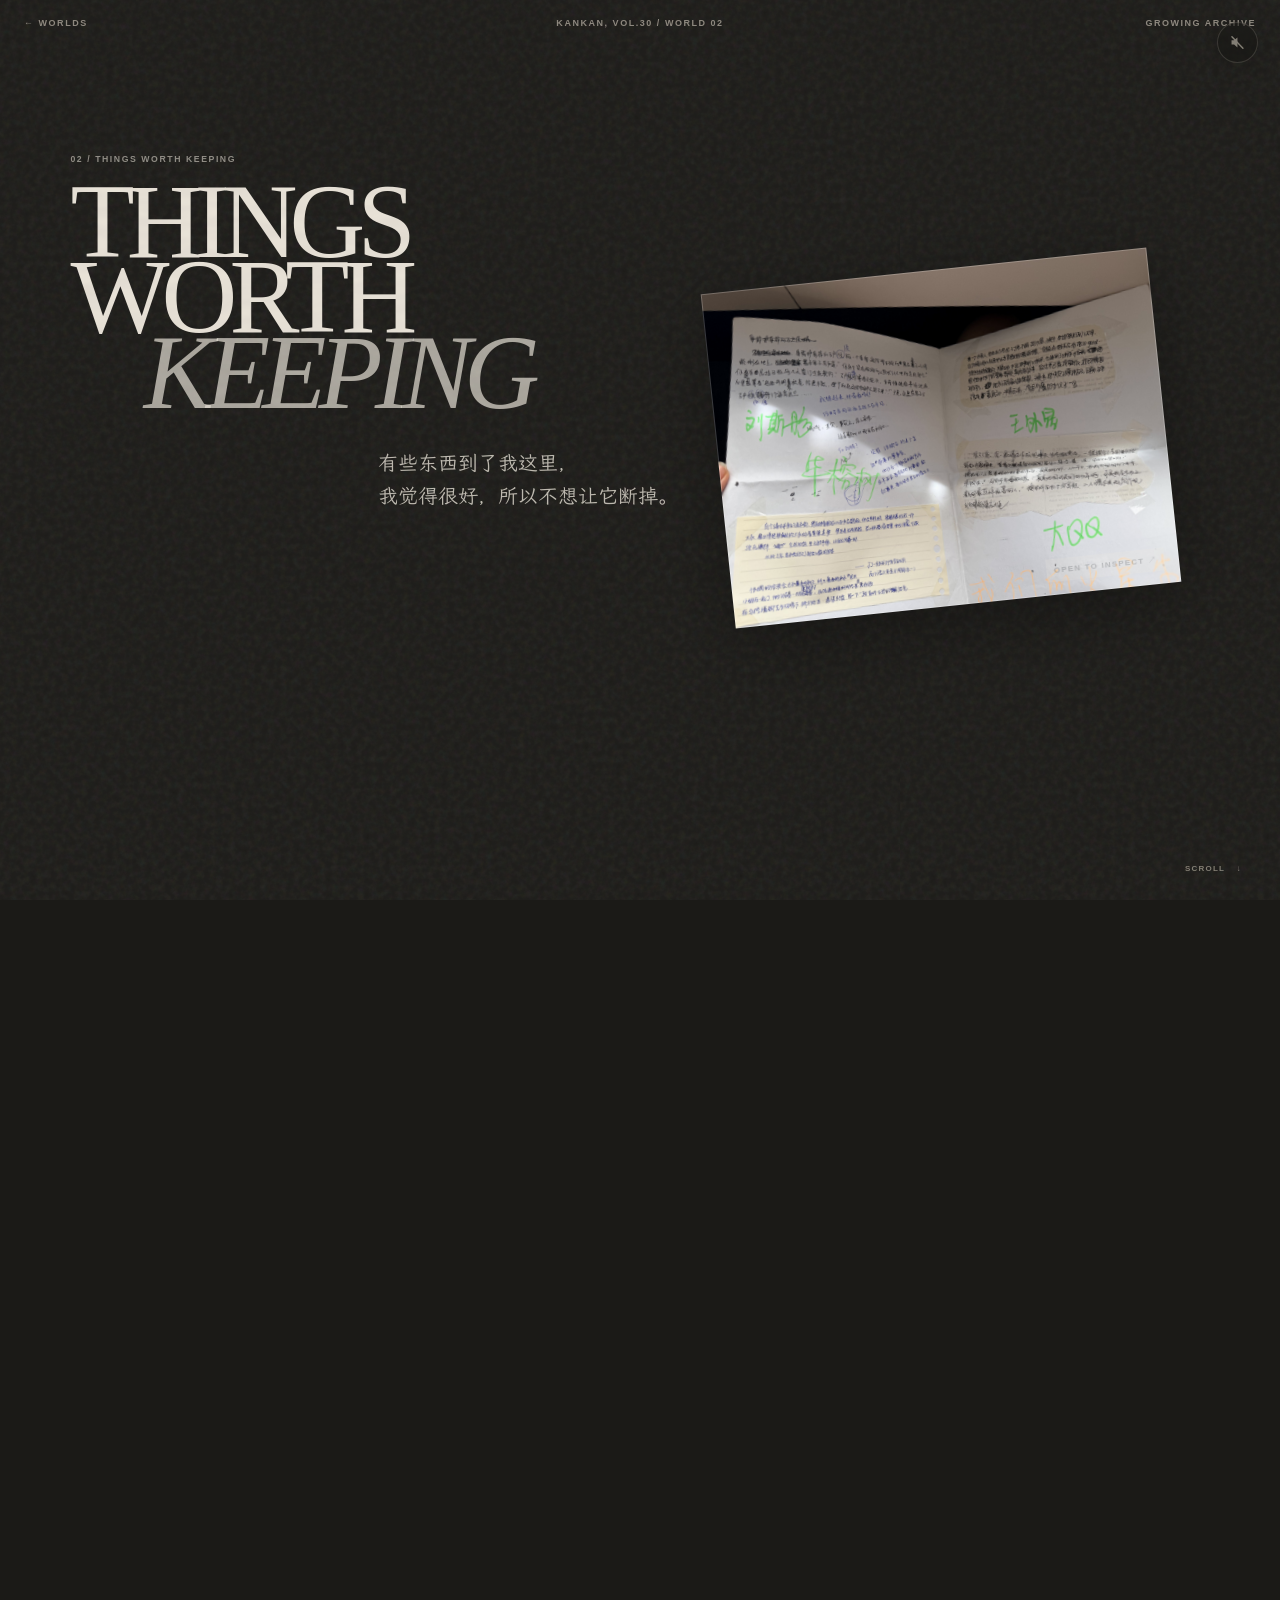
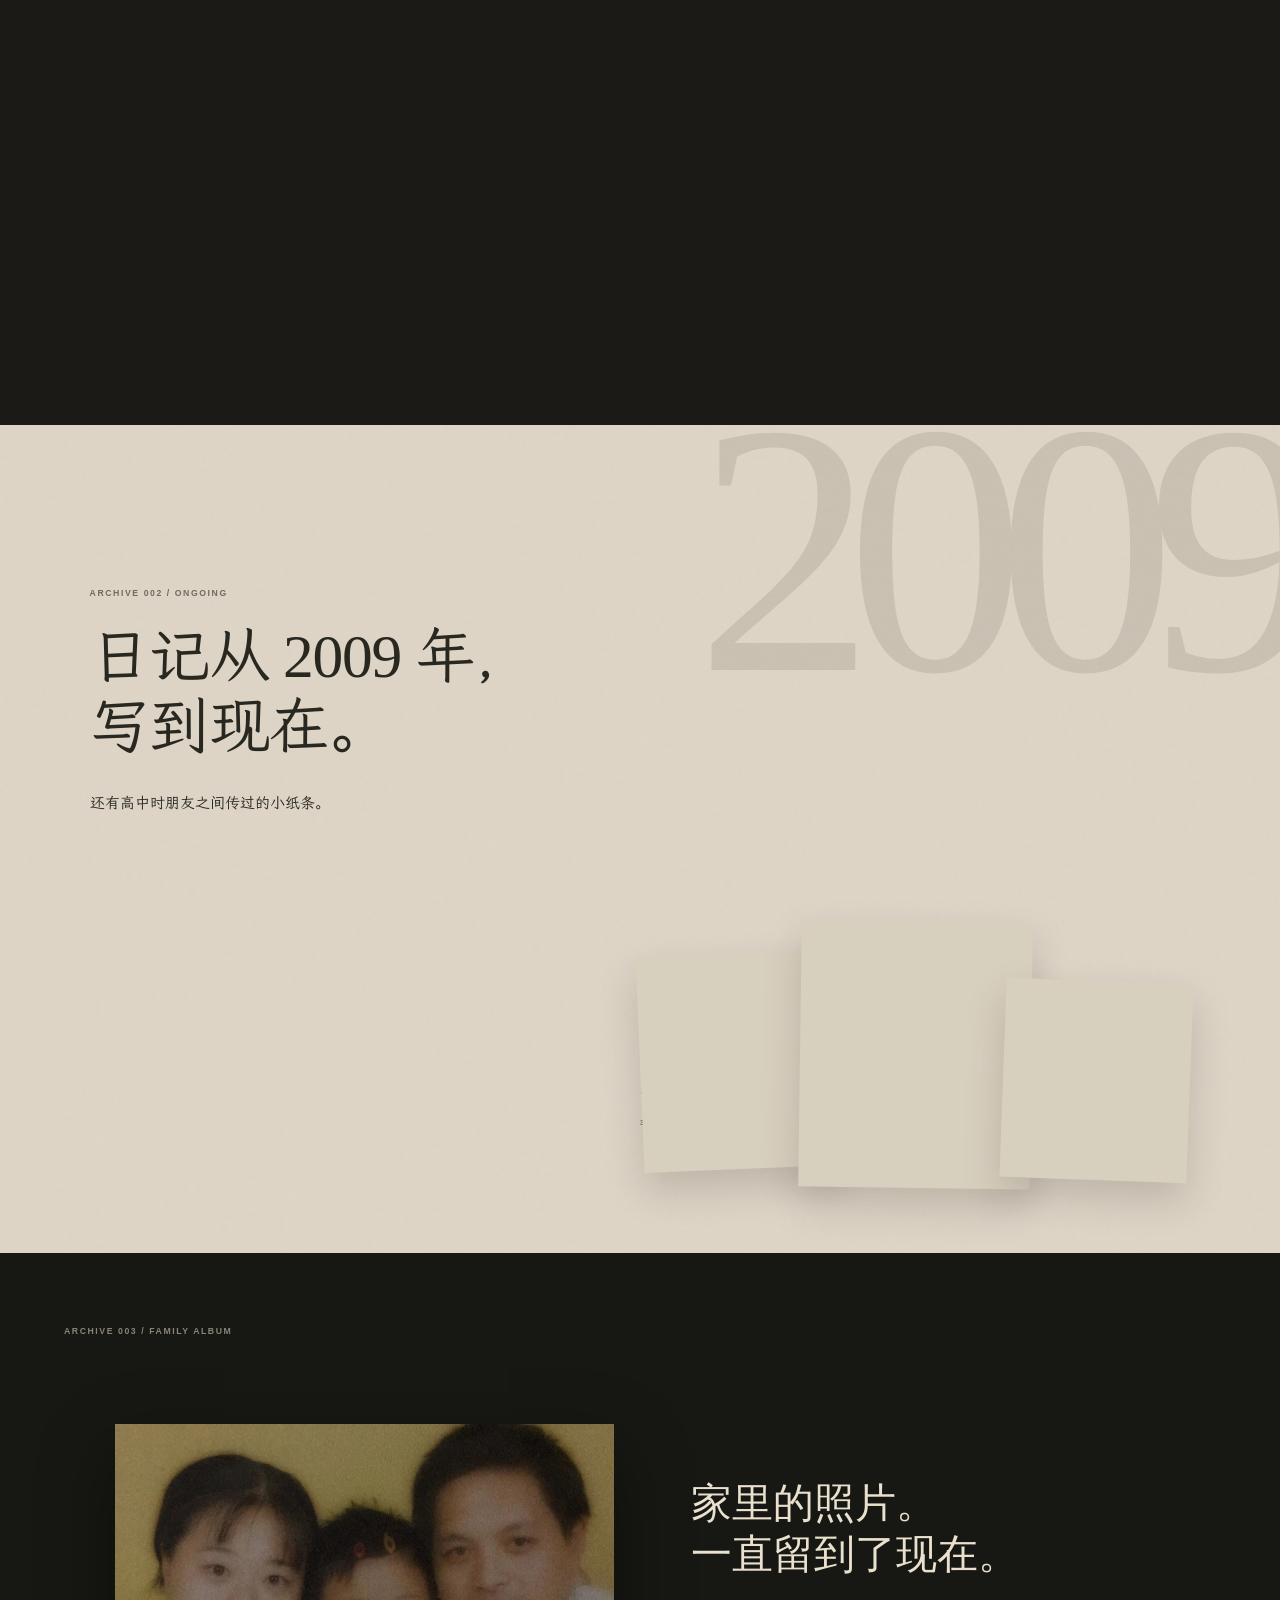
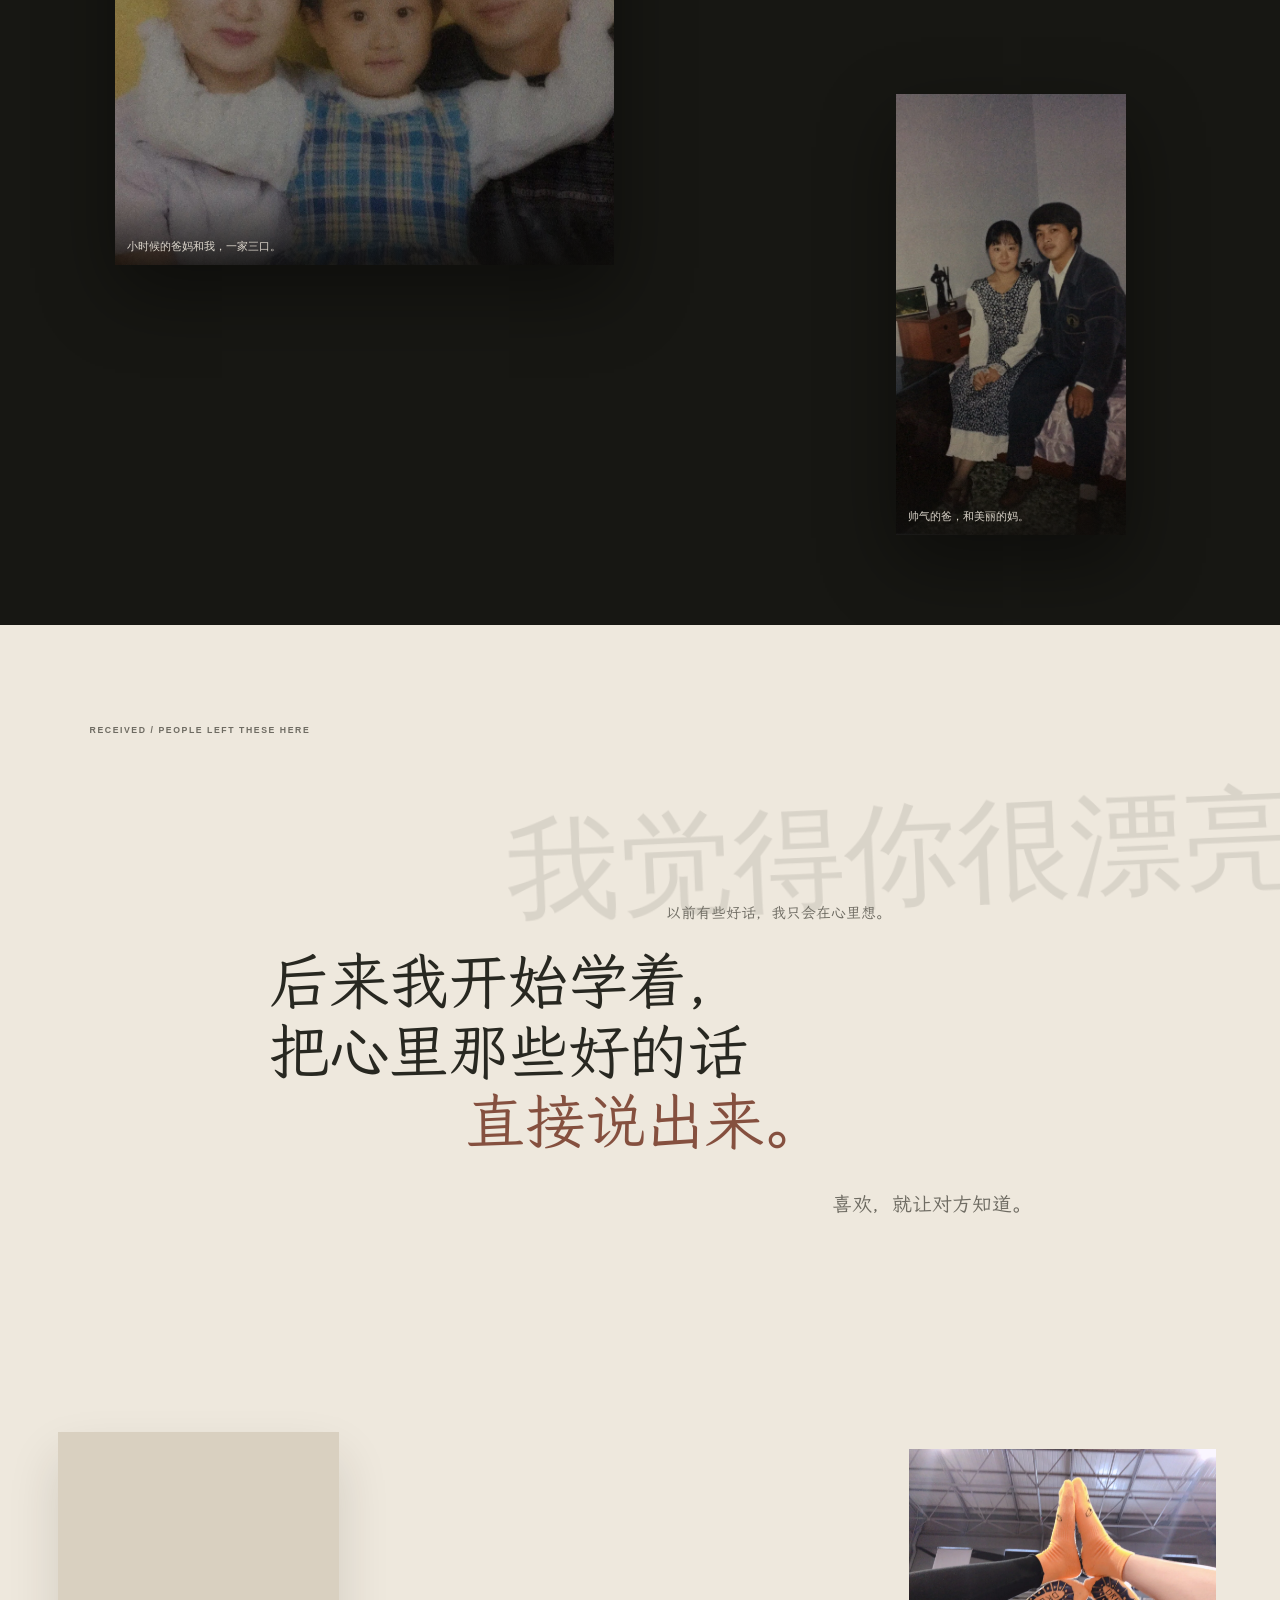
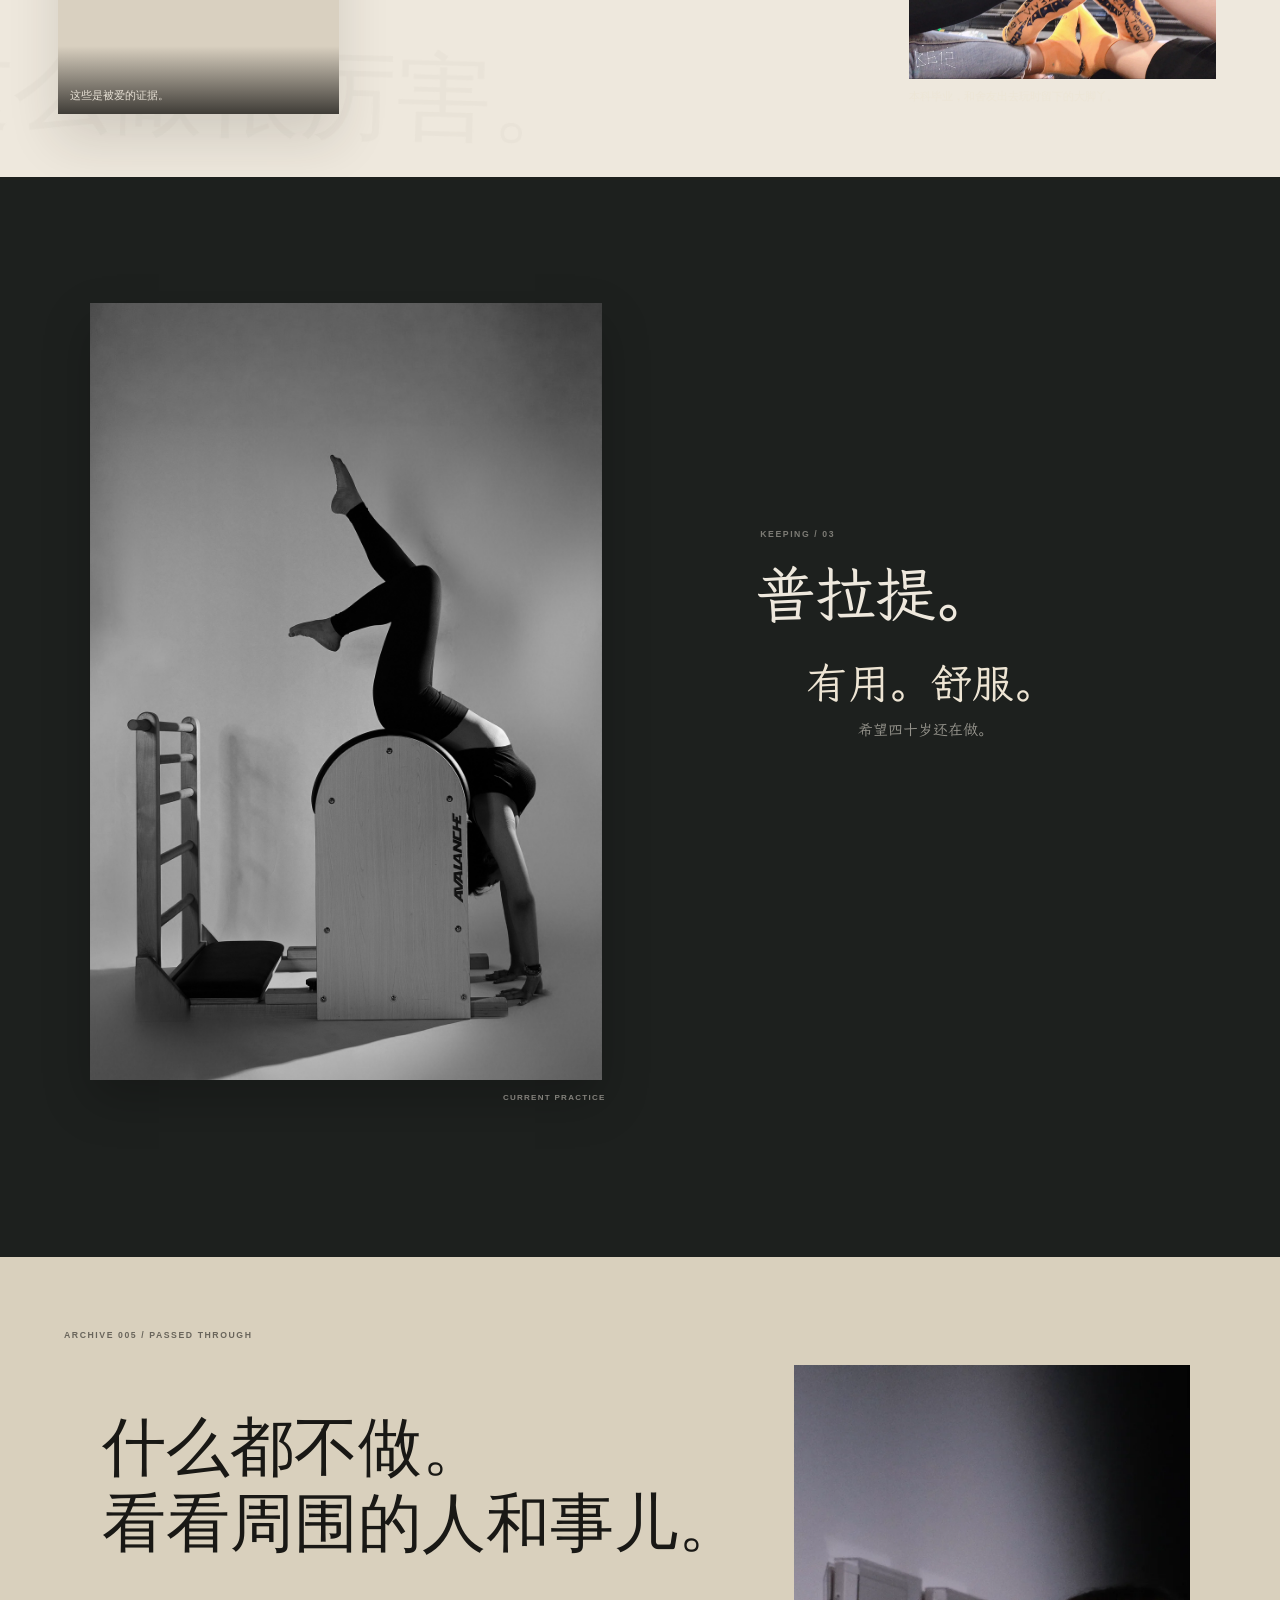
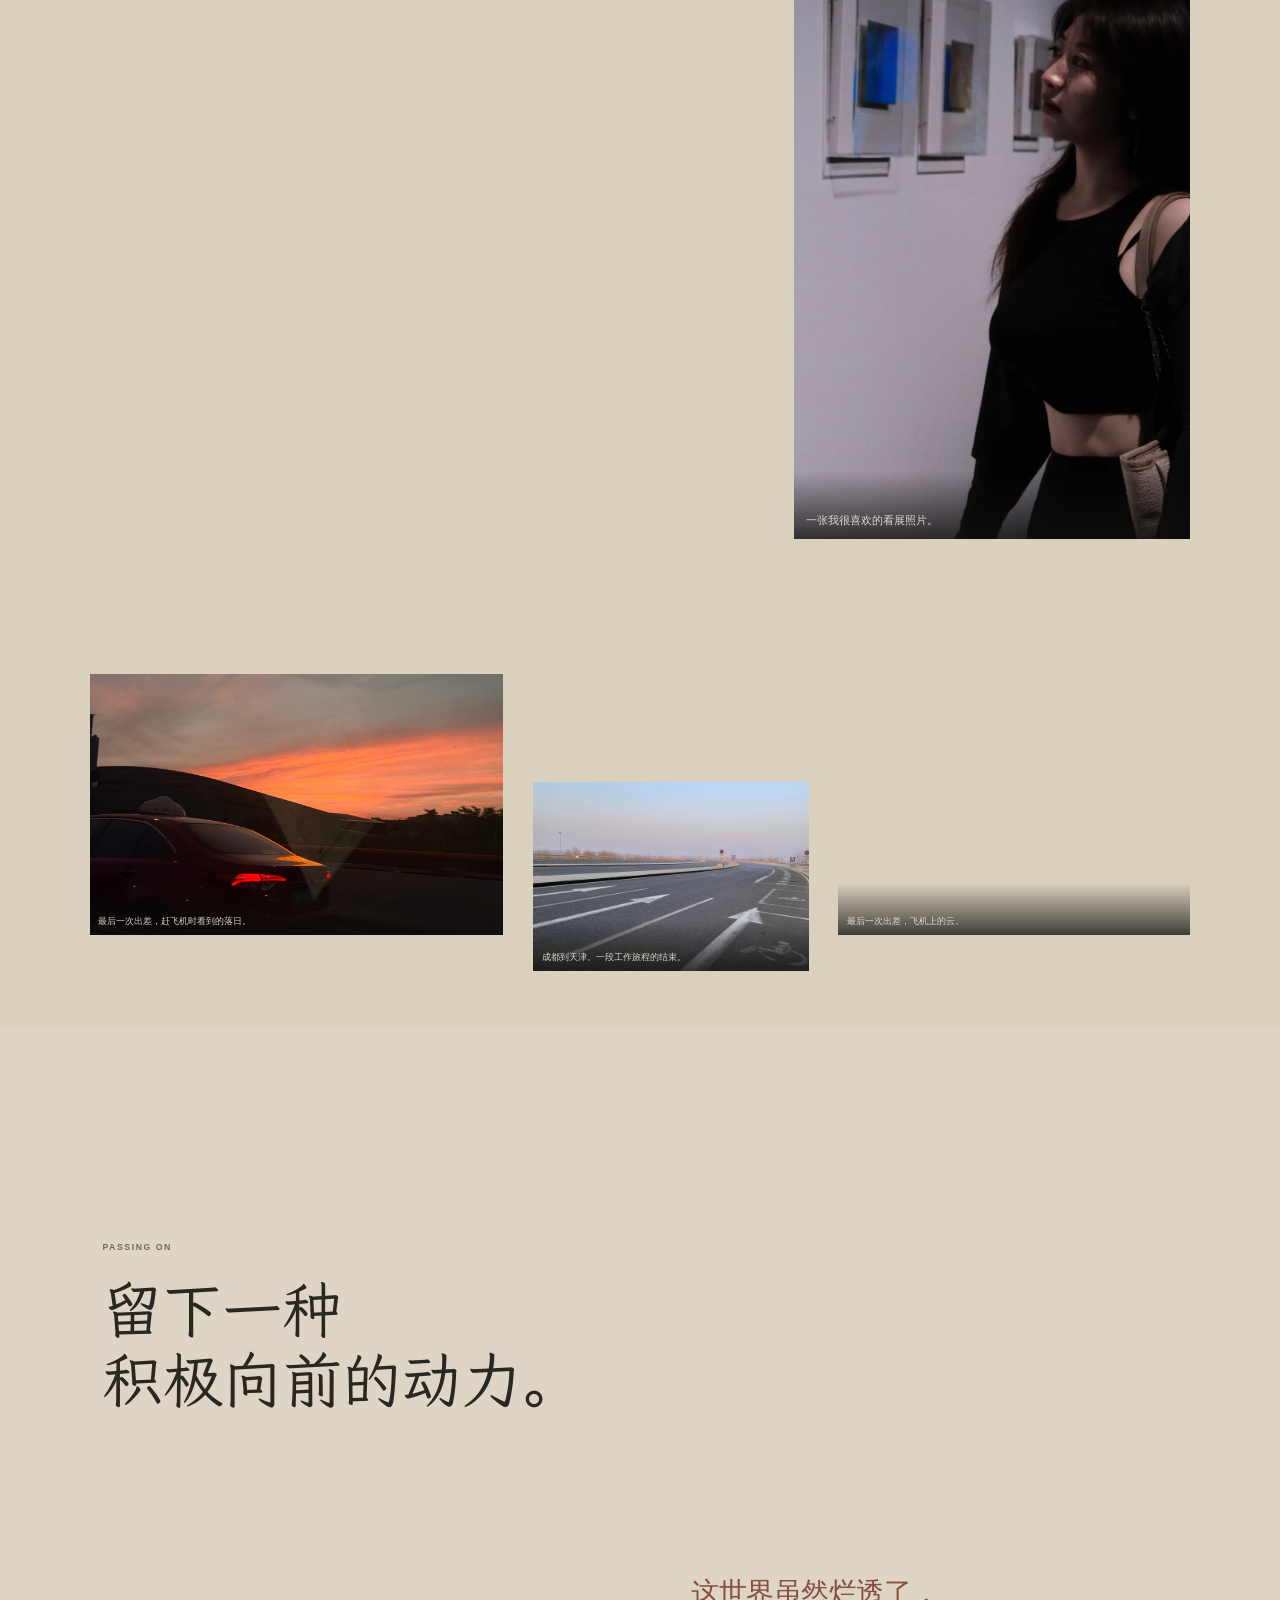
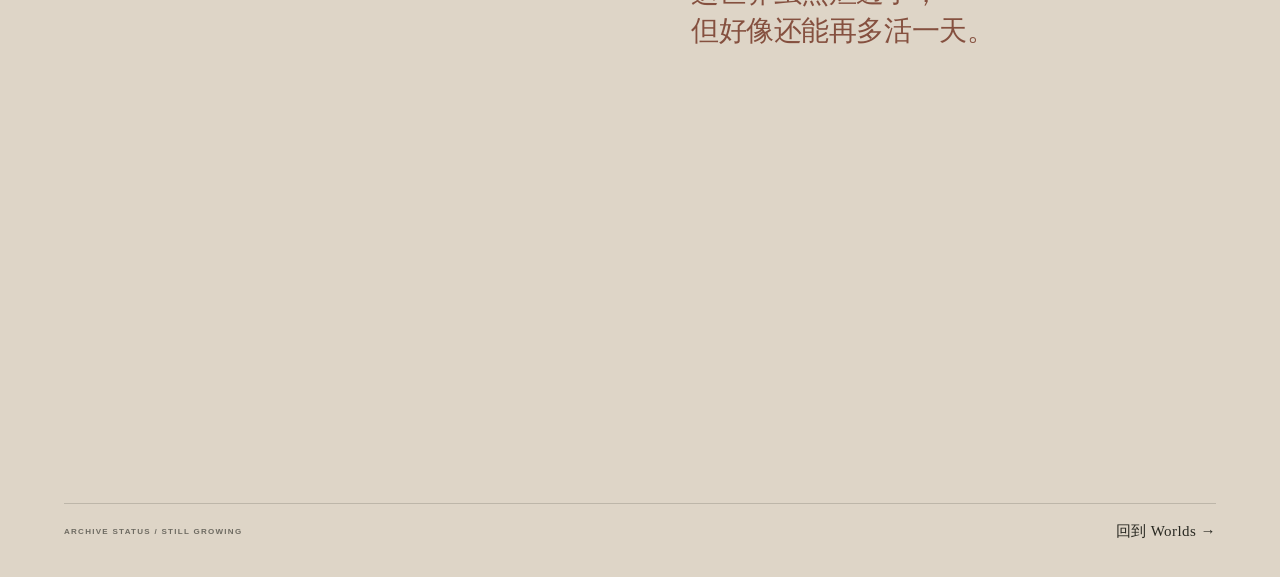
<file: things-worth-keeping.html>
<!doctype html>
<html lang="zh-CN">
  <head>
    <meta charset="UTF-8" />
    <meta name="robots" content="noindex" />
    <link rel="icon" href="data:," />
    <meta name="viewport" content="width=device-width, initial-scale=1.0" />
    <meta
      name="description"
      content="KANKAN, VOL.30 — Things Worth Keeping. A growing personal archive."
    />
    <title>Things Worth Keeping — KANKAN, VOL.30</title>
    <link rel="preload" href="./public/fonts/kankan-voice/lxgw-wenkai-regular-site-subset.woff2" as="font" type="font/woff2" crossorigin />
    <link rel="stylesheet" href="./src/styles/things-worth-keeping.css?rev=05" />
    <link rel="stylesheet" href="./src/styles/chinese-voice.css?rev=02" />
    <link rel="stylesheet" href="./src/styles/production-color.css?rev=01" />
    <link rel="stylesheet" href="./src/styles/image-pass-v1.css?rev=01" />
    <link rel="stylesheet" href="./src/styles/world-consolidation-v1.css?rev=03" />
  </head>
  <body data-color-world="keeping">
    <a class="skip-link" href="#kept-content">跳到正文</a>

    <header class="archive-nav">
      <a href="./five-worlds-lobby.html?rev=consolidation-v1" aria-label="返回 Worlds">
        <span aria-hidden="true">←</span> WORLDS
      </a>
      <span>KANKAN, VOL.30 / WORLD 02</span>
      <span class="archive-nav__status">GROWING ARCHIVE</span>
    </header>

    <main id="kept-content">
      <section class="keeper-hero" data-artifact-scene aria-labelledby="keeping-title">
        <span id="artifact-open" class="keeper-hero__anchor" aria-hidden="true"></span>
        <div class="keeper-hero__frame">
          <div class="keeper-hero__atmosphere" aria-hidden="true"></div>

          <div class="keeper-hero__copy">
            <p class="coordinate">02 / THINGS WORTH KEEPING</p>
            <h1 id="keeping-title">
              THINGS<br />
              WORTH <em>KEEPING</em>
            </h1>
            <p class="keeper-hero__premise">
              有些东西到了我这里，<br />
              我觉得很好，所以不想让它断掉。
            </p>
          </div>

          <figure class="hero-artifact">
            <button
              class="hero-artifact__image"
              type="button"
              data-open-artifact
              aria-label="摊开查看高中合作故事原件"
            >
              <img
                src="./public/assets/interiors/things-worth-keeping/high-school-collaborative-story-display-v3.jpg"
                alt="高中朋友轮流续写的合作故事原件。纸上保留着不同颜色的笔迹、胶带、折痕、涂改与磨损。"
                width="2400"
                height="1800"
              />
              <span>OPEN TO INSPECT ↗</span>
            </button>
            <figcaption>
              <span>ARCHIVE 001 / HIGH SCHOOL</span>
              <p>高中。几个人。一张试卷大小的纸。<br />当时只是觉得好玩。</p>
            </figcaption>
          </figure>

          <p class="keeper-hero__scroll">SCROLL <span>↓</span></p>
        </div>
      </section>

      <section id="diary-drawer" class="diary-drawer" aria-labelledby="diary-title">
        <div class="diary-drawer__number" aria-hidden="true">2009</div>
        <div class="diary-drawer__copy" data-reveal>
          <p class="coordinate">ARCHIVE 002 / ONGOING</p>
          <h2 id="diary-title">日记从 2009 年，<br />写到现在。</h2>
          <p>还有高中时朋友之间传过的小纸条。</p>
        </div>

        <div class="diary-spines" aria-label="日记扫描件预留位置" data-reveal>
          <i style="--spine: 0"></i>
          <i style="--spine: 1"></i>
          <i style="--spine: 2"></i>
          <i style="--spine: 3"></i>
          <figure class="diary-fragment diary-fragment--01">
            <img
              src="./public/assets/image-pass-v1/keeping-diary-opening.webp"
              alt="写在日记扉页上的一句话。"
              width="1100"
              height="1100"
              loading="lazy"
              decoding="async"
            />
          </figure>
          <figure class="diary-fragment diary-fragment--02">
            <img
              src="./public/assets/image-pass-v1/keeping-diary-dialogue.webp"
              alt="日记中与以前自己的对话。"
              width="1200"
              height="1387"
              loading="lazy"
              decoding="async"
            />
          </figure>
          <figure class="diary-fragment diary-fragment--03">
            <img
              src="./public/assets/image-pass-v1/keeping-diary-title.webp"
              alt="写在日记本扉页上的喜欢的话。"
              width="1100"
              height="1100"
              loading="lazy"
              decoding="async"
            />
          </figure>
          <div class="diary-spines__label">
            <span>DIARY FRAGMENTS</span>
            <strong>2009 → NOW</strong>
            <small>3 SCANS / CURRENT SELECTION</small>
          </div>
        </div>
      </section>

      <section class="family-kept" aria-labelledby="family-kept-title">
        <p class="family-kept__coordinate coordinate">ARCHIVE 003 / FAMILY ALBUM</p>
        <h2 id="family-kept-title" class="visually-hidden">家里留下来的照片</h2>
        <figure class="family-kept__image family-kept__image--three" data-reveal>
          <img src="./public/assets/image-pass-v1/keeping-family-three-corrected.jpg" alt="小时候的 Kankan 和父母，一家三口的合影。" width="1920" height="1080" loading="lazy" decoding="async" />
          <figcaption>小时候的爸妈和我，一家三口。</figcaption>
        </figure>
        <figure class="family-kept__image family-kept__image--parents" data-reveal>
          <img src="./public/assets/image-pass-v1/keeping-family-parents.webp" alt="父母留在相册里的一张生活照片。" width="1080" height="1920" loading="lazy" decoding="async" />
          <figcaption>帅气的爸，和美丽的妈。</figcaption>
        </figure>
        <p class="family-kept__note" data-reveal>家里的照片。<br />一直留到了现在。</p>
      </section>

      <section id="received" class="received received--expanded" aria-labelledby="received-title">
        <p class="received__coordinate coordinate">RECEIVED / PEOPLE LEFT THESE HERE</p>
        <figure class="received-material" data-reveal>
          <img src="./public/assets/image-pass-v1/keeping-received-cards.webp" alt="这些年收到并留下来的几张手写贺卡。" width="1200" height="1200" loading="lazy" decoding="async" />
          <figcaption>这些是被爱的证据。</figcaption>
        </figure>
        <figure class="roommates-fragment" data-reveal>
          <img src="./public/assets/image-pass-v1/keeping-roommates-feet.webp" alt="毕业时和室友们留下的一张脚部合影。" width="1200" height="900" loading="lazy" decoding="async" />
          <figcaption>本科毕业，和舍友出去玩时留下的大脚丫。</figcaption>
        </figure>
        <div class="received__echoes" aria-hidden="true">
          <span>我觉得你很漂亮。</span>
          <span>你这么做很厉害。</span>
        </div>
        <div class="received__copy" data-reveal>
          <p class="received__before">以前有些好话，我只会在心里想。</p>
          <h2 id="received-title">后来我开始学着，<br />把心里那些好的话<br /><em>直接说出来。</em></h2>
          <p class="received__after">喜欢，就让对方知道。</p>
        </div>
      </section>

      <section id="present-life" class="present-life" aria-labelledby="pilates-title">
        <div class="present-life__wash" aria-hidden="true"></div>
        <figure class="pilates-photo" data-reveal>
          <img
            src="./public/assets/interiors/things-worth-keeping/pilates-black-white.jpg"
            alt="Kankan 在 Pilates 器械上完成动作的黑白照片。"
            width="1186"
            height="1800"
          />
          <figcaption>CURRENT PRACTICE</figcaption>
        </figure>

        <div class="present-life__copy" data-reveal>
          <p class="coordinate">KEEPING / 03</p>
          <h2 id="pilates-title">普拉提。</h2>
          <p class="present-life__plain">有用。舒服。</p>
          <p class="present-life__future">希望四十岁还在做。</p>
        </div>
      </section>

      <section class="passing-places" aria-labelledby="passing-places-title">
        <p class="passing-places__coordinate coordinate">ARCHIVE 005 / PASSED THROUGH</p>
        <div class="passing-places__copy" data-reveal>
          <h2 id="passing-places-title">什么都不做。<br />看看周围的人和事儿。</h2>
        </div>
        <figure class="passing-places__main" data-reveal>
          <img src="./public/assets/image-pass-v1/keeping-exhibition.webp" alt="在一次展览现场停下来看的生活片段。" width="1300" height="1733" loading="lazy" decoding="async" />
          <figcaption>一张我很喜欢的看展照片。</figcaption>
        </figure>
        <div class="passing-places__strip" aria-label="路上留下的天空与飞行片段" data-reveal>
          <figure>
            <img src="./public/assets/image-pass-v1/keeping-flight-sunset.webp" alt="最后一次出差赶飞机时看见的落日。" width="1400" height="1050" loading="lazy" decoding="async" />
            <figcaption>最后一次出差，赶飞机时看到的落日。</figcaption>
          </figure>
          <figure>
            <img src="./public/assets/image-pass-v1/keeping-flight-transition.webp" alt="成都到天津途中，工作旅程结束时看见的路。" width="1400" height="1050" loading="lazy" decoding="async" />
            <figcaption>成都到天津。一段工作旅程的结束。</figcaption>
          </figure>
          <figure>
            <img src="./public/assets/image-pass-v1/keeping-worktrip-clouds.webp" alt="最后一次出差时，从飞机上看见的云。" width="1400" height="1050" loading="lazy" decoding="async" />
            <figcaption>最后一次出差，飞机上的云。</figcaption>
          </figure>
        </div>
      </section>

      <section id="passed-on" class="passed-on" aria-labelledby="passed-on-title">
        <div class="passed-on__line" aria-hidden="true"></div>
        <div class="passed-on__copy" data-reveal>
          <p class="coordinate">PASSING ON</p>
          <h2 id="passed-on-title">留下一种<br />积极向前的动力。</h2>
        </div>

        <aside class="unresolved-note" data-reveal aria-label="Kankan 的原话">
          <p>这世界虽然烂透了，<br />但好像还能再多活一天。</p>
        </aside>

        <footer class="archive-footer">
          <span>ARCHIVE STATUS / STILL GROWING</span>
          <a href="./five-worlds-lobby.html?rev=consolidation-v1">回到 Worlds →</a>
        </footer>
      </section>
    </main>

    <dialog class="artifact-dialog" data-artifact-dialog aria-labelledby="artifact-dialog-title">
      <div class="artifact-dialog__top">
        <p id="artifact-dialog-title">ARCHIVE 001 / ORIGINAL OBJECT</p>
        <button type="button" data-close-artifact>收起来 ×</button>
      </div>
      <img
        src="./public/assets/interiors/things-worth-keeping/high-school-collaborative-story-display-v3.jpg"
        alt="高中朋友轮流续写的合作故事原件完整展开图。"
        width="2400"
        height="1800"
      />
      <p class="artifact-dialog__note">笔迹、胶带、折痕、涂改和磨损，全部原样保留。</p>
    </dialog>

    <script type="module" src="./src/interactions/site-audio.js?rev=07"></script>
    <script type="module" src="./src/review/things-worth-keeping.js?rev=01"></script>
  </body>
</html>
</file>
<file: src/styles/contradictions-allowed.css>
@import url("./tokens.css");

:root {
  --ink: #18201f;
  --paper: #deded7;
  --paper-warm: #eee7dc;
  --wine: #2a121a;
  --wine-deep: #1b0910;
  --wine-lift: rgba(69, 25, 35, 0.82);
  --ghost-ink: #8c4a5a;
  --submerged-ink: #98777c;
  --secondary-ink: #d5c2b5;
  --primary-ivory: #f7eee1;
  --truth-progress: 0;
  color: var(--ink);
  background: var(--paper);
  font-family: Arial, "PingFang SC", "Microsoft YaHei", sans-serif;
  font-synthesis: none;
}

* {
  box-sizing: border-box;
}

html {
  scroll-behavior: smooth;
  background: var(--paper);
}

body {
  margin: 0;
  overflow-x: clip;
  background: var(--paper);
  color: var(--ink);
}

a {
  color: inherit;
}

button,
a {
  -webkit-tap-highlight-color: transparent;
}

p,
h1,
h2 {
  margin: 0;
}

.skip-link {
  position: fixed;
  z-index: 100;
  top: 1rem;
  left: 1rem;
  padding: 0.7rem 0.9rem;
  background: var(--ink);
  color: var(--paper);
  font: 700 0.72rem/1 Arial, sans-serif;
  letter-spacing: 0.08em;
  transform: translateY(-180%);
}

.skip-link:focus {
  transform: translateY(0);
}

.contradictions-nav {
  position: fixed;
  z-index: 50;
  inset: 0 0 auto;
  display: grid;
  grid-template-columns: 1fr auto 1fr;
  align-items: center;
  min-height: 3.3rem;
  padding: 0.85rem clamp(1rem, 2vw, 2rem);
  border-bottom: 1px solid rgba(238, 231, 220, 0.11);
  background: rgba(27, 9, 16, 0.94);
  color: rgba(242, 232, 218, 0.56);
  font: 600 clamp(0.57rem, 0.65vw, 0.68rem)/1.2 Arial, sans-serif;
  letter-spacing: 0.15em;
  text-transform: uppercase;
  pointer-events: none;
}

.contradictions-nav a {
  width: max-content;
  text-decoration: none;
  pointer-events: auto;
}

.contradictions-nav a:hover,
.contradictions-nav a:focus-visible {
  color: var(--paper-warm);
}

.contradictions-nav > :nth-child(2) {
  justify-self: center;
}

.contradictions-nav > :last-child {
  justify-self: end;
}

.coordinate {
  font: 700 clamp(0.54rem, 0.62vw, 0.66rem)/1.3 Arial, sans-serif;
  letter-spacing: 0.19em;
  text-transform: uppercase;
}

.accumulation {
  position: relative;
  height: 320svh;
  background: var(--wine);
}

.accumulation__frame {
  position: sticky;
  top: 0;
  height: 100svh;
  min-height: 40rem;
  overflow: hidden;
  isolation: isolate;
  background:
    radial-gradient(ellipse 72% 86% at 76% 22%, rgba(69, 25, 35, 0.82), transparent 67%),
    linear-gradient(118deg, var(--wine-deep) 0%, var(--wine) 52%, #32131d 100%);
  color: var(--primary-ivory);
}

.accumulation__grid {
  position: absolute;
  z-index: -2;
  inset: 0;
}

.accumulation__grid::after {
  content: "";
  position: absolute;
  inset: 0;
  opacity: 0.042;
  background-image: url("data:image/svg+xml,%3Csvg viewBox='0 0 180 180' xmlns='http://www.w3.org/2000/svg'%3E%3Cfilter id='n'%3E%3CfeTurbulence type='fractalNoise' baseFrequency='.85' numOctaves='3' stitchTiles='stitch'/%3E%3C/filter%3E%3Crect width='100%25' height='100%25' filter='url(%23n)' opacity='.42'/%3E%3C/svg%3E");
  mix-blend-mode: soft-light;
}

.accumulation__title {
  position: absolute;
  z-index: 0;
  top: clamp(5.4rem, 8vh, 7.2rem);
  right: -5vw;
  left: -2.4vw;
  transform: translate3d(calc(var(--truth-progress) * -1.8vw), calc(var(--truth-progress) * -1.5vh), 0);
  pointer-events: none;
}

.accumulation__title .coordinate {
  position: absolute;
  z-index: 1;
  top: -0.4rem;
  left: clamp(3.5rem, 7vw, 7rem);
  color: rgba(242, 232, 218, 0.4);
}

.accumulation__title h1 {
  font-family: Georgia, "Times New Roman", serif;
  font-size: clamp(6.8rem, 12.4vw, 14rem);
  font-weight: 400;
  line-height: 0.7;
  letter-spacing: -0.08em;
  color: transparent;
  background-image: radial-gradient(circle, var(--ghost-ink) 0 1px, transparent 1.15px);
  background-position: 0.6px 0.4px;
  background-size: 3.4px 3.4px;
  background-clip: text;
  -webkit-background-clip: text;
  -webkit-text-fill-color: transparent;
  -webkit-mask-image: linear-gradient(
    104deg,
    rgba(0, 0, 0, 0.62) 0%,
    #000 27%,
    rgba(0, 0, 0, 0.74) 52%,
    #000 79%,
    rgba(0, 0, 0, 0.66) 100%
  );
  mask-image: linear-gradient(
    104deg,
    rgba(0, 0, 0, 0.62) 0%,
    #000 27%,
    rgba(0, 0, 0, 0.74) 52%,
    #000 79%,
    rgba(0, 0, 0, 0.66) 100%
  );
  opacity: clamp(0.48, calc(0.7 - (var(--truth-progress) * 0.18)), 0.7);
}

.accumulation__title em {
  margin-left: clamp(8rem, 31vw, 34rem);
  font-weight: 400;
}

.truth {
  --truth-presence: clamp(0, calc((var(--truth-progress) - var(--start)) * 5), 1);
  --truth-focus: clamp(0.26, calc(1.15 - ((var(--truth-progress) - var(--start)) * 1.35)), 1);
  --enter-x: 0rem;
  --truth-scale: 1;
  position: absolute;
  z-index: 2;
  opacity: min(var(--truth-presence), var(--truth-focus));
  transform: translate3d(
    calc((1 - var(--truth-presence)) * var(--enter-x)),
    calc((1 - var(--truth-presence)) * 1.5rem),
    0
  ) scale(var(--truth-scale));
  transform-origin: center left;
}

.truth .coordinate {
  margin-bottom: 0.85rem;
  color: rgba(242, 232, 218, 0.4);
}

.truth h2 {
  font-weight: 400;
  letter-spacing: -0.045em;
}

.truth--cold {
  --enter-x: -1.5rem;
  --truth-scale: 0.985;
  z-index: 1;
  color: var(--submerged-ink);
  top: 42%;
  left: clamp(1.5rem, 6vw, 6rem);
  width: min(34vw, 32rem);
}

.truth--cold h2 {
  font-family: Georgia, "Songti SC", serif;
  font-size: clamp(2.8rem, 5.35vw, 5.9rem);
  line-height: 1.01;
}

.truth--outgoing {
  --enter-x: 1.5rem;
  --truth-scale: 0.995;
  z-index: 2;
  color: var(--ghost-ink);
  top: 17%;
  right: -0.55rem;
  width: min(35vw, 32rem);
}

.truth--outgoing h2 {
  font-family: Georgia, "Songti SC", serif;
  font-size: clamp(2.3rem, 4.15vw, 4.5rem);
  font-weight: 400;
  line-height: 1.06;
}

.truth--warm {
  --enter-x: -1rem;
  --truth-scale: 1.012;
  z-index: 3;
  color: var(--secondary-ink);
  left: 31%;
  bottom: 7%;
  width: min(37vw, 36rem);
}

.truth--warm h2 {
  font-family: Georgia, "Songti SC", serif;
  font-size: clamp(1.9rem, 3.05vw, 3.3rem);
  line-height: 1.2;
}

.truth--alone {
  --enter-x: 1rem;
  --truth-focus: clamp(0.9, calc(1.18 - ((var(--truth-progress) - var(--start)) * 0.75)), 1);
  --truth-scale: 1.055;
  z-index: 4;
  color: var(--primary-ivory);
  right: clamp(1.5rem, 6vw, 6rem);
  bottom: 33%;
  width: min(27vw, 25rem);
}

.truth--alone h2 {
  font-family: Georgia, "Songti SC", serif;
  font-size: clamp(2.35rem, 4.3vw, 4.7rem);
  line-height: 1.08;
}

.accumulation__attitude {
  position: absolute;
  z-index: 3;
  left: clamp(1.5rem, 5vw, 5rem);
  bottom: clamp(2.2rem, 5vh, 4rem);
  color: rgba(247, 238, 225, 0.76);
  font-family: Arial, "PingFang SC", "Microsoft YaHei", sans-serif;
  font-size: clamp(0.95rem, 1.2vw, 1.2rem);
  opacity: clamp(0, calc((var(--truth-progress) - 0.1) * 3.2), 0.9);
}

.accumulation__continue {
  position: absolute;
  z-index: 5;
  top: 3.3rem;
  right: 0;
  bottom: 0;
  display: flex;
  width: clamp(2.15rem, 2.7vw, 2.75rem);
  align-items: center;
  justify-content: center;
  border-left: 1px solid rgba(242, 232, 218, 0.11);
  background: rgba(27, 9, 16, 0.24);
  color: rgba(242, 232, 218, 0.45);
  font: 700 0.55rem/1 Arial, sans-serif;
  letter-spacing: 0.19em;
  writing-mode: vertical-rl;
  opacity: clamp(0.28, calc(0.92 - (var(--truth-progress) * 0.64)), 0.92);
}

.accumulation__continue span {
  display: inline-block;
  margin-inline-start: 0.55rem;
}

.incomplete {
  position: relative;
  min-height: 112svh;
  padding: clamp(7rem, 14vh, 10rem) clamp(1.5rem, 6vw, 6rem) 2rem;
  overflow: hidden;
  background: var(--paper);
  color: var(--ink);
}

.incomplete::before {
  content: "";
  position: absolute;
  top: 0;
  bottom: 0;
  left: clamp(1.5rem, 6vw, 6rem);
  width: 1px;
  background: rgba(24, 32, 31, 0.09);
  pointer-events: none;
}

.incomplete__coordinate {
  position: relative;
  margin-left: clamp(0rem, 2vw, 2rem);
  color: rgba(24, 32, 31, 0.39);
}

.incomplete__closing {
  position: absolute;
  right: clamp(1.5rem, 9vw, 9rem);
  bottom: clamp(9rem, 23vh, 16rem);
  width: min(58rem, 67vw);
  font-family: Georgia, "Songti SC", serif;
  line-height: 1.08;
  letter-spacing: -0.045em;
}

.incomplete__closing span,
.incomplete__closing strong {
  display: block;
  font-weight: 400;
}

.incomplete__closing span {
  margin-bottom: clamp(1.2rem, 3vh, 2.4rem);
  color: rgba(24, 32, 31, 0.56);
  font-size: clamp(1.45rem, 2.5vw, 2.7rem);
}

.incomplete__closing strong {
  margin-left: clamp(0rem, 7vw, 7rem);
  font-size: clamp(3.1rem, 6.15vw, 6.8rem);
}

.incomplete__footer {
  position: absolute;
  right: clamp(1.5rem, 2.2vw, 2.2rem);
  bottom: 1.8rem;
  left: clamp(1.5rem, 2.2vw, 2.2rem);
  display: flex;
  justify-content: space-between;
  gap: 2rem;
  color: rgba(24, 32, 31, 0.43);
  font: 700 0.58rem/1.4 Arial, sans-serif;
  letter-spacing: 0.15em;
}

.incomplete__footer a {
  color: rgba(24, 32, 31, 0.77);
  text-decoration: none;
}

.has-contradiction-motion [data-contradiction-reveal] {
  opacity: 0;
  transform: translateY(1.35rem);
  transition:
    opacity 680ms cubic-bezier(0.2, 0.72, 0.2, 1),
    transform 800ms cubic-bezier(0.2, 0.72, 0.2, 1);
}

.has-contradiction-motion [data-contradiction-reveal].is-visible {
  opacity: 1;
  transform: translateY(0);
}

@media (max-width: 760px) {
  .contradictions-nav {
    grid-template-columns: 1fr auto;
    padding-inline: 1rem;
  }

  .contradictions-nav > :nth-child(2) {
    display: none;
  }

  .accumulation {
    height: 280svh;
  }

  .accumulation__frame {
    min-height: 38rem;
  }

  .accumulation__title {
    top: 5.9rem;
    right: -2rem;
    left: -1.4rem;
  }

  .accumulation__title h1 {
    font-size: clamp(4.2rem, 18vw, 6.2rem);
  }

  .accumulation__title em {
    margin-left: 22vw;
  }

  .truth--cold {
    top: 38%;
    left: 1.25rem;
    width: 72vw;
  }

  .truth--cold h2 {
    font-size: clamp(2.5rem, 11.2vw, 3.8rem);
  }

  .truth--outgoing {
    top: 17%;
    right: 1.25rem;
    width: 60vw;
    text-align: right;
  }

  .truth--outgoing h2 {
    font-size: clamp(2.1rem, 10vw, 3.3rem);
  }

  .truth--warm {
    left: 1.25rem;
    bottom: 7%;
    width: 83vw;
  }

  .truth--warm h2 {
    font-size: clamp(1.75rem, 7.2vw, 2.6rem);
  }

  .truth--alone {
    right: 1.25rem;
    bottom: 24%;
    width: 60vw;
    text-align: right;
  }

  .truth--alone h2 {
    font-size: clamp(1.8rem, 8.4vw, 2.8rem);
  }

  .accumulation__attitude {
    left: 1.25rem;
    bottom: 1.6rem;
  }

  .accumulation__continue {
    top: 3.3rem;
    right: 0;
    bottom: 0;
  }

  .incomplete {
    min-height: 105svh;
    padding: 7rem 1.25rem 5rem;
  }

  .incomplete__closing {
    right: 1.25rem;
    bottom: 24vh;
    width: calc(100% - 2.5rem);
  }

  .incomplete__closing span {
    font-size: clamp(1.15rem, 5.1vw, 1.55rem);
  }

  .incomplete__closing strong {
    margin-left: 0;
    font-size: clamp(2.65rem, 12vw, 4rem);
  }

  .incomplete__footer {
    right: 1.25rem;
    bottom: 1.5rem;
    left: 1.25rem;
    flex-direction: column;
    gap: 0.8rem;
  }
}

@media (prefers-reduced-motion: reduce) {
  html {
    scroll-behavior: auto;
  }

  *,
  *::before,
  *::after {
    animation-duration: 0.01ms !important;
    animation-iteration-count: 1 !important;
    transition-duration: 0.01ms !important;
  }

  .truth {
    transform: none;
  }

  .accumulation__title {
    opacity: 0.28;
    transform: none;
  }

  .accumulation__continue {
    opacity: 0;
  }
}
</file>
<file: src/styles/chinese-voice.css>
@font-face {
  font-family: "Kankan WenKai Voice";
  src: url("../../public/fonts/kankan-voice/lxgw-wenkai-regular-site-subset.woff2") format("woff2");
  font-style: normal;
  font-weight: 400;
  font-display: swap;
}

:root {
  --font-kankan-cn: "Kankan WenKai Voice", Georgia, "Times New Roman", serif;
  --font-kankan-cn-system: "Kankan WenKai Voice", Arial, "Helvetica Neue", sans-serif;
  --font-kankan-cn-note: "Kankan WenKai Voice", "Kaiti SC", KaiTi, serif;
}

/* The local face contains Chinese glyphs and punctuation only. Latin letters
   continue through each page's existing editorial stack. */

/* Homepage prototype + approved Opening */
.opening__annotation,
.title-drop__annotation,
.first-reveal__copy .body-copy,
.section-intro .editorial-heading,
.fragment-card__value,
.interruption__annotation,
.interruption__replacement,
.interruption__aside,
.worlds__header .editorial-heading,
.worlds__header .annotation,
.world-door__hook,
.world-door__fragment,
.manual-status,
.quiet-line,
.black-and-white__copy .editorial-heading,
.ending__copy .annotation,
.consequence__message,
.consequence__sub,
.opening > .interruption,
.cover__objection {
  font-family: var(--font-kankan-cn);
  font-synthesis: none;
}

.interruption__replacement,
.quiet-line,
.black-and-white__copy .editorial-heading {
  font-size: clamp(2rem, 4.5vw, 3.5rem);
  letter-spacing: -0.015em;
}

/* Five Worlds lobby */
.lobby__intro h1,
.lobby__status {
  font-family: var(--font-kankan-cn);
  font-synthesis: none;
}

.lobby__intro h1 {
  font-size: clamp(2.15rem, 3.65vw, 4rem);
  letter-spacing: -0.025em;
  line-height: 1.12;
}

/* Contradictions Allowed */
.truth h2,
.accumulation__attitude,
.incomplete__closing {
  font-family: var(--font-kankan-cn);
  font-synthesis: none;
}

.truth h2 { letter-spacing: -0.018em; }
.truth--cold h2 { font-size: clamp(2.25rem, 4.5vw, 4rem); line-height: 1.12; }
.truth--outgoing h2 { font-size: clamp(2.15rem, 4vw, 3.75rem); line-height: 1.13; }
.truth--warm h2 { font-size: clamp(1.85rem, 3vw, 3.25rem); line-height: 1.25; }
.truth--alone h2 { font-size: clamp(2.3rem, 4.3vw, 4rem); line-height: 1.15; }
.accumulation__attitude { letter-spacing: 0; }
.incomplete__closing { letter-spacing: -0.018em; }
.incomplete__closing span { font-size: clamp(1.4rem, 2.35vw, 2.45rem); }
.incomplete__closing strong { font-size: clamp(2.65rem, 5vw, 4rem); line-height: 1.16; }

/* How My Brain Works */
.why-opening__quote,
.decision h2,
.decision--life__facts,
.attention-drift__observe h2,
.attention-drift__replay,
.attention-drift__connection {
  font-family: var(--font-kankan-cn);
  font-synthesis: none;
}

.why-opening__quote { font-size: clamp(2.15rem, 4vw, 3.75rem); letter-spacing: -0.018em; line-height: 1.24; }
.decision h2 { letter-spacing: -0.022em; }
.decision--life h2 { font-size: clamp(2.6rem, 5vw, 4rem); line-height: 1.12; }
.attention-drift__observe h2 { font-size: clamp(2.6rem, 5vw, 4rem); letter-spacing: -0.022em; line-height: 1.16; }
.attention-drift__replay blockquote { font-size: clamp(1.8rem, 3.15vw, 3.25rem); letter-spacing: -0.012em; }
.attention-drift__connection { font-size: clamp(2.8rem, 5vw, 4rem); letter-spacing: -0.018em; }

/* Things Worth Keeping */
.keeper-hero__premise,
.hero-artifact figcaption p,
.hero-artifact figcaption small,
.diary-drawer__copy h2,
.diary-drawer__copy > p:last-child,
.present-life__copy h2,
.present-life__plain,
.present-life__future,
.received__echoes,
.received__before,
.received__copy h2,
.received__after,
.passed-on__copy h2,
.unresolved-note,
.artifact-dialog__top button,
.artifact-dialog__note {
  font-family: var(--font-kankan-cn);
  font-synthesis: none;
}

.keeper-hero__premise,
.hero-artifact figcaption p,
.diary-drawer__copy > p:last-child,
.present-life__future,
.received__before,
.received__after,
.artifact-dialog__note { letter-spacing: 0; }

.diary-drawer__copy h2,
.present-life__copy h2,
.received__copy h2,
.passed-on__copy h2 {
  font-size: clamp(2.6rem, 4.8vw, 4rem);
  letter-spacing: -0.02em;
  line-height: 1.14;
}

.present-life__plain { font-size: clamp(2rem, 3.3vw, 3rem); letter-spacing: -0.012em; }
.received__echoes { letter-spacing: -0.012em; }
.unresolved-note { font-size: clamp(1.75rem, 3vw, 2.75rem); letter-spacing: -0.012em; line-height: 1.42; }

/* User Manual: Chinese subject voice inside an English report system. */
.report-cover__chinese,
.report-cover__issuer strong,
.preference-statement h2,
.preference-sequence strong,
.issue-statement > p,
.refusal-stack,
.diagnostic-result,
.impression-engine__inputs p,
.impression-engine__result h2,
.system-status__release strong {
  font-family: var(--font-kankan-cn);
  font-synthesis: none;
}

.report-cover__chinese { font-size: clamp(1.25rem, 2vw, 2rem); letter-spacing: 0; }
.preference-statement h2,
.impression-engine__result h2 { font-size: clamp(2.5rem, 4.6vw, 4rem); letter-spacing: -0.02em; line-height: 1.14; }
.issue-statement > p { font-size: clamp(1.8rem, 3.5vw, 3.4rem); letter-spacing: -0.014em; line-height: 1.24; }
.refusal-stack,
.system-status__release strong { letter-spacing: 0; }

/* Playground: system chrome stays untouched; earned Chinese events change voice. */
.event-copy h2,
.event-copy__detail,
.event-result strong,
.question-event__prompt h2,
.question-event__choices button,
.question-event__answer strong,
.adulthood-event h2,
.adulthood-event__review strong,
.animal-event h2,
.animal-event__self,
.animal-event__animals button,
.animal-event__reasoning,
.cat-event__speech,
.cat-event__response strong,
.cat-event__response p,
.non-event,
.visitor-message-entrance,
.visitor-trace-status {
  font-family: var(--font-kankan-cn);
  font-synthesis: none;
}

.event-copy h2,
.question-event__prompt h2,
.adulthood-event h2,
.animal-event h2,
.cat-event__speech { font-size: clamp(2.75rem, 5vw, 4rem); letter-spacing: -0.018em; line-height: 1.15; }
.event-stage--edge .event-copy h2,
.event-stage--system .event-copy h2 { font-size: clamp(2.4rem, 4.3vw, 3.75rem); }
.event-result strong,
.question-event__answer strong,
.adulthood-event__review strong,
.cat-event__response strong { font-size: clamp(1.35rem, 2.25vw, 2.35rem); letter-spacing: 0; }
.event-copy__detail,
.cat-event__response p { letter-spacing: 0; }

/* Preserve the established Latin voice inside mixed-language elements. */
.first-reveal__copy .body-copy,
.interruption__aside,
.world-door__hook,
.world-door__fragment,
.manual-status,
.consequence__sub,
.lobby__status,
.accumulation__attitude,
.diary-drawer__copy > p:last-child,
.artifact-dialog__top button,
.diagnostic-result,
.impression-engine__inputs p,
.visitor-message-entrance,
.visitor-trace-status {
  font-family: var(--font-kankan-cn-system);
}

.opening__annotation,
.title-drop__annotation,
.interruption__annotation,
.ending__copy .annotation,
.opening > .interruption,
.cover__objection,
.hero-artifact figcaption small,
.unresolved-note {
  font-family: var(--font-kankan-cn-note);
}

@media (max-width: 760px) {
  .lobby__intro h1 { font-size: clamp(2rem, 9.5vw, 3rem); line-height: 1.16; }

  .truth--cold h2,
  .truth--outgoing h2,
  .truth--alone h2,
  .incomplete__closing strong,
  .why-opening__quote,
  .decision--life h2,
  .attention-drift__observe h2,
  .attention-drift__connection,
  .diary-drawer__copy h2,
  .present-life__copy h2,
  .received__copy h2,
  .passed-on__copy h2,
  .preference-statement h2,
  .impression-engine__result h2,
  .event-copy h2,
  .question-event__prompt h2,
  .adulthood-event h2,
  .animal-event h2,
  .cat-event__speech,
  .event-stage--edge .event-copy h2,
  .event-stage--system .event-copy h2 {
    font-size: clamp(2rem, 10vw, 3rem);
    line-height: 1.18;
  }

  .truth--warm h2,
  .issue-statement > p { font-size: clamp(1.75rem, 8vw, 2.5rem); line-height: 1.24; }
  .unresolved-note,
  .present-life__plain { font-size: clamp(1.65rem, 7vw, 2.25rem); }
  .interruption__replacement,
  .quiet-line,
  .black-and-white__copy .editorial-heading { font-size: clamp(1.8rem, 8vw, 2.75rem); line-height: 1.35; }
}
</file>
<file: src/styles/production-color.css>
/*
  KANKAN, VOL.30 — PRODUCTION COLOR GRAMMAR / DF
  D builds the room. F brings the mess.

  This layer changes color roles only. Page composition, typography, imagery,
  filters, texture, spacing and motion remain owned by each World stylesheet.
*/

:root {
  --kankan-ink: #1b1a17;
  --kankan-ink-deep: #121310;
  --kankan-charcoal: #282821;
  --kankan-bone: #e4d8c5;
  --kankan-paper: #eee8dd;
  --kankan-paper-deep: #ded5c7;
  --kankan-pencil: #69655e;
  --kankan-pencil-light: #aaa398;
  --kankan-tobacco: #87684d;

  /* Provenance references, never a fixed brand palette. */
  --found-mulberry: #763a48;
  --found-candid-green: #526657;
  --found-window-blue: #607d91;
  --found-hotpot-amber: #a1653d;
}

/* WORLDS LOBBY — production reference for Controlled Mess. */
body[data-color-world="lobby"] {
  --ink: var(--kankan-ink);
  --paper: var(--kankan-bone);
  --paper-dim: var(--kankan-pencil-light);
  --wine: #24231f;
  --moss: #292a26;
  --rust: var(--kankan-tobacco);
  --blue: var(--kankan-pencil);
  background: var(--kankan-ink);
  color: var(--kankan-bone);
}

body[data-color-world="lobby"] .lobby {
  background: var(--kankan-ink);
  color: var(--kankan-bone);
}

body[data-color-world="lobby"] .lobby__atmosphere {
  background:
    radial-gradient(ellipse at 47% 63%, rgba(228, 216, 197, 0.042), transparent 33%),
    linear-gradient(126deg, #1c1a17 0%, #24211c 51%, #181715 100%);
}

body[data-color-world="lobby"] .lobby__wash--wine {
  background: radial-gradient(circle, rgba(119, 115, 107, 0.13), transparent 64%);
}

body[data-color-world="lobby"] .lobby__wash--moss {
  background: radial-gradient(circle, rgba(119, 115, 107, 0.14), transparent 63%);
}

body[data-color-world="lobby"] .lobby__beam {
  background: linear-gradient(112deg, transparent 31%, rgba(228, 216, 197, 0.045) 48%, transparent 63%);
}

body[data-color-world="lobby"] .lobby__intro p,
body[data-color-world="lobby"] .world__number,
body[data-color-world="lobby"] .lobby__status { color: #918b81; }

body[data-color-world="lobby"] .lobby__intro span { color: #969087; }

body[data-color-world="lobby"] .world__title,
body[data-color-world="lobby"] .world__title--contradictions i { color: var(--kankan-bone); }

body[data-color-world="lobby"] .world::after { color: #9a9388; }
body[data-color-world="lobby"] .world:focus-visible { outline-color: #c8c0b3; }

body[data-color-world="lobby"] .contradiction-image,
body[data-color-world="lobby"] .kept-photo { background: #d5cbb9; }

body[data-color-world="lobby"] .contradiction-image--feeling { background: #c5baa7; }
body[data-color-world="lobby"] .contradiction-image i { color: #3b3832; }

body[data-color-world="lobby"] .keeping-label {
  background: #e0d7c8;
  color: #24231f;
}

body[data-color-world="lobby"] .world__title--keeping,
body[data-color-world="lobby"] .world--keeping::after { color: #24231f; }

body[data-color-world="lobby"] .manual-diagnostic {
  border-color: rgba(198, 191, 178, 0.21);
  background: rgba(26, 26, 23, 0.78);
  color: #aaa499;
}

body[data-color-world="lobby"] .manual-diagnostic__bar { background: rgba(228, 216, 197, 0.07); }
body[data-color-world="lobby"] .manual-diagnostic b { color: #dcd4c7; }

body[data-color-world="lobby"] .manual-diagnostic > span:not(.manual-diagnostic__bar) {
  border-top-color: rgba(228, 216, 197, 0.09);
}

body[data-color-world="lobby"] .manual-diagnostic__subject::after {
  background:
    linear-gradient(90deg, rgba(27, 26, 23, 0.68), transparent 38%),
    linear-gradient(0deg, rgba(27, 26, 23, 0.54), transparent 50%);
}

body[data-color-world="lobby"] .manual-diagnostic__subject small { color: #cec6b8; }
body[data-color-world="lobby"] .playground-peek::after {
  background: linear-gradient(125deg, transparent 25%, rgba(27, 26, 23, 0.54));
}

body[data-color-world="lobby"] .playground-switch b { color: #999187; }
body[data-color-world="lobby"] .world--contradictions .world__number,
body[data-color-world="lobby"] .world--contradictions::after { color: #ad7652; }
body[data-color-world="lobby"] .world--keeping .world__number,
body[data-color-world="lobby"] .world--keeping::after { color: #ad7652; }
body[data-color-world="lobby"] .manual-diagnostic__bar i {
  background: #718378;
  box-shadow: none;
}
body[data-color-world="lobby"] .manual-diagnostic em { color: #9a7658; }
body[data-color-world="lobby"] .world--playground::before { border-color: rgba(118, 58, 72, 0.42); }
body[data-color-world="lobby"] .playground-switch i {
  border-color: rgba(161, 101, 61, 0.72);
  background: radial-gradient(circle at 38% 35%, #bd835e, #8b4f31 64%, #3b2921);
  box-shadow: 0 0 20px rgba(161, 101, 61, 0.18);
}

/* 01 / CONTRADICTIONS — archive room with faded judgements, not a burgundy theme. */
body[data-color-world="contradictions"] {
  --ink: var(--kankan-charcoal);
  --paper: var(--kankan-paper);
  --paper-warm: var(--kankan-bone);
  --wine: #211f1b;
  --wine-deep: var(--kankan-ink-deep);
  --wine-lift: rgba(70, 66, 58, 0.76);
  --ghost-ink: #68635b;
  --submerged-ink: #8c857a;
  --secondary-ink: #c8bdad;
  --primary-ivory: var(--kankan-bone);
}

body[data-color-world="contradictions"] .contradictions-nav {
  border-bottom-color: rgba(228, 216, 197, 0.11);
  background: rgba(18, 19, 16, 0.94);
  color: rgba(228, 216, 197, 0.56);
}

body[data-color-world="contradictions"] .accumulation {
  background: #211f1b;
}

body[data-color-world="contradictions"] .accumulation__frame {
  background:
    radial-gradient(ellipse 72% 86% at 76% 22%, rgba(82, 76, 65, 0.28), transparent 67%),
    linear-gradient(118deg, var(--kankan-ink-deep) 0%, #211f1b 52%, #29251f 100%);
}

body[data-color-world="contradictions"] .accumulation__title .coordinate,
body[data-color-world="contradictions"] .truth .coordinate { color: rgba(228, 216, 197, 0.4); }

body[data-color-world="contradictions"] .accumulation__attitude { color: rgba(228, 216, 197, 0.78); }
body[data-color-world="contradictions"] .accumulation__continue {
  border-left-color: rgba(228, 216, 197, 0.11);
  background: rgba(18, 19, 16, 0.22);
  color: rgba(228, 216, 197, 0.48);
}

body[data-color-world="contradictions"] .incomplete {
  background: var(--kankan-paper);
  color: var(--kankan-charcoal);
}

body[data-color-world="contradictions"] .incomplete::before { background: rgba(40, 40, 33, 0.09); }
body[data-color-world="contradictions"] .incomplete__coordinate { color: rgba(40, 40, 33, 0.42); }
body[data-color-world="contradictions"] .incomplete__closing span { color: rgba(40, 40, 33, 0.6); }
body[data-color-world="contradictions"] .incomplete__footer { color: rgba(40, 40, 33, 0.46); }
body[data-color-world="contradictions"] .incomplete__footer a { color: rgba(40, 40, 33, 0.82); }

/* 02 / KEEPING — the existing archive is already DF; align only semantic room values. */
body[data-color-world="keeping"] {
  --archive-deep: var(--kankan-ink);
  --archive-paper: var(--kankan-paper);
  --archive-paper-deep: var(--kankan-paper-deep);
  --archive-ink: var(--kankan-charcoal);
  --archive-ink-mid: #6e6b62;
  --archive-ink-ghost: #c8bfb1;
  --archive-rust: #85503f;
}

/* 04 / USER MANUAL — an archive report with found-color system evidence. */
body[data-color-world="manual"] {
  --manual-paper: var(--kankan-paper);
  --manual-paper-deep: var(--kankan-paper-deep);
  --manual-ink: var(--kankan-charcoal);
  --manual-ink-soft: rgba(40, 40, 33, 0.56);
  --manual-wine: var(--kankan-ink);
  --manual-wine-light: var(--kankan-bone);
  --manual-acid: #8b927e;
}

body[data-color-world="manual"] .manual-nav {
  border-bottom-color: rgba(228, 216, 197, 0.2);
  background: rgba(27, 26, 23, 0.94);
  color: rgba(228, 216, 197, 0.66);
}

body[data-color-world="manual"] .report-cover,
body[data-color-world="manual"] .report-cover__ink,
body[data-color-world="manual"] .manual-footer { background: var(--kankan-ink); }

body[data-color-world="manual"] .report-cover__seal { border-color: rgba(135, 104, 77, 0.62); }
body[data-color-world="manual"] .report-cover__seal strong { border-block-color: rgba(135, 104, 77, 0.42); }
body[data-color-world="manual"] .finding--issue {
  background: var(--kankan-ink);
  color: var(--kankan-bone);
}

body[data-color-world="manual"] .finding--issue .finding__header,
body[data-color-world="manual"] .diagnostic-trigger,
body[data-color-world="manual"] .diagnostic-result { border-color: rgba(228, 216, 197, 0.28); }

body[data-color-world="manual"] .finding--issue .finding__header,
body[data-color-world="manual"] .issue-statement__code,
body[data-color-world="manual"] .diagnostic-result span,
body[data-color-world="manual"] .diagnostic-result i { color: rgba(228, 216, 197, 0.52); }

body[data-color-world="manual"] .finding--issue .finding__header > :nth-child(2),
body[data-color-world="manual"] .diagnostic-trigger { color: var(--kankan-bone); }

body[data-color-world="manual"] .diagnostic-result i {
  border-color: rgba(82, 102, 87, 0.72);
  color: #8d9d8c;
}

/* 04 / PLAYGROUND — archive room interrupted by earned, muted found color. */
body[data-color-world="playground"] {
  --play-wine: var(--kankan-ink);
  --play-wine-deep: var(--kankan-ink-deep);
  --play-ivory: var(--kankan-bone);
  --play-rose: #ae7180;
  --play-dust: var(--kankan-pencil-light);
  --play-line: rgba(228, 216, 197, 0.2);
  background: var(--kankan-ink);
  color: var(--kankan-bone);
}

body[data-color-world="playground"] .playground-nav {
  border-bottom-color: rgba(228, 216, 197, 0.13);
  background: rgba(18, 19, 16, 0.94);
  color: rgba(228, 216, 197, 0.56);
}

body[data-color-world="playground"] .playground-field {
  background:
    linear-gradient(90deg, transparent 49.94%, rgba(228, 216, 197, 0.045) 50%, transparent 50.06%),
    var(--kankan-ink);
}

body[data-color-world="playground"] .field-grain { mix-blend-mode: soft-light; }

body[data-color-world="playground"] .event-trigger {
  border-color: rgba(228, 216, 197, 0.2);
  background: rgba(18, 19, 16, 0.16);
}

body[data-color-world="playground"] .event-trigger:hover { border-color: rgba(228, 216, 197, 0.72); }

body[data-color-world="playground"] .event-stage,
body[data-color-world="playground"] .event-stage.event-stage--quiet {
  border-color: rgba(228, 216, 197, 0.18);
  background: rgba(27, 26, 23, 0.98);
  box-shadow: 0 2rem 6rem rgba(18, 19, 16, 0.26);
}

body[data-color-world="playground"] .event-stage.event-stage--system {
  background: rgba(18, 19, 16, 0.985);
}

body[data-color-world="playground"] .question-event__choices button:hover,
body[data-color-world="playground"] .question-event__choices button:focus-visible,
body[data-color-world="playground"] .question-event__choices button.is-selected,
body[data-color-world="playground"] .event-actions button:hover,
body[data-color-world="playground"] .event-actions button:focus-visible,
body[data-color-world="playground"] .event-actions button.is-selected,
body[data-color-world="playground"] .animal-event__animals button:hover,
body[data-color-world="playground"] .animal-event__animals button:focus-visible,
body[data-color-world="playground"] .animal-event__animals button.is-selected {
  background: var(--kankan-bone);
  color: var(--kankan-ink-deep);
}

body[data-color-world="playground"] .visitor-trace-status,
body[data-color-world="playground"] .visitor-note-own strong,
body[data-color-world="playground"] .press-control .visitor-message-entrance::after {
  color: var(--found-hotpot-amber);
}

body[data-color-world="playground"] .message-18__choices button { filter: saturate(0.82); }

@media (prefers-contrast: more) {
  body[data-color-world="lobby"] .world__number,
  body[data-color-world="lobby"] .lobby__intro span,
  body[data-color-world="playground"] .playground-nav,
  body[data-color-world="contradictions"] .contradictions-nav {
    color: var(--kankan-bone);
  }
}
</file>
<file: src/styles/image-pass-v1.css>
/* KANKAN, VOL.30 — Five Worlds image pass V1.
   Real material enters the existing compositions without changing their architecture. */

/* Lobby: same density, stronger real evidence. */
.world--contradictions .contradiction-image--reason img {
  object-position: 50% 30%;
}

.world--contradictions .contradiction-image--feeling img {
  object-position: 50% 56%;
}

.world--keeping .kept-photo--book img {
  object-position: 50% 48%;
}

/* Contradictions: two images coexist as evidence, never as a literal A/B comparison. */
.contradiction-photo {
  position: absolute;
  z-index: 1;
  margin: 0;
  overflow: hidden;
  border: 1px solid rgba(244, 234, 219, 0.15);
  background: #2b1118;
  box-shadow: 0 1.8rem 4rem rgba(15, 5, 8, 0.2);
  pointer-events: none;
}

.contradiction-photo img {
  display: block;
  width: 100%;
  height: 100%;
  object-fit: cover;
}

.contradiction-photo--surface {
  top: 12%;
  left: 43%;
  width: min(15vw, 14rem);
  height: min(43vh, 27rem);
  opacity: min(
    clamp(0, calc((var(--truth-progress) - 0.05) * 4.5), 0.62),
    clamp(0.15, calc((0.72 - var(--truth-progress)) * 2.6), 0.62)
  );
  transform: translate3d(0, calc((1 - var(--truth-progress)) * 1.2rem), 0) rotate(-0.8deg);
}

.contradiction-photo--surface img {
  object-position: 50% 29%;
}

.contradiction-photo--remainder {
  right: 3.5vw;
  bottom: 5.5%;
  width: min(16vw, 15rem);
  height: min(30vh, 20rem);
  opacity: clamp(0, calc((var(--truth-progress) - 0.55) * 3), 0.78);
  transform: translate3d(0, calc((1 - var(--truth-progress)) * 1rem), 0) rotate(1.1deg);
}

.contradiction-photo--remainder img {
  object-position: 50% 54%;
}

/* Brain: one quiet piece of observed life, away from the WHY? focal event. */
.brain-observation-fragment {
  position: absolute;
  z-index: 1;
  top: 49%;
  left: 8vw;
  width: min(22vw, 20rem);
  aspect-ratio: 1;
  margin: 0;
  overflow: hidden;
  background: #d5d4cf;
  box-shadow: 0 1.4rem 3rem rgba(12, 16, 16, 0.15);
  transform: rotate(-0.7deg);
}

.brain-observation-fragment img {
  display: block;
  width: 100%;
  height: 100%;
  object-fit: cover;
}

.has-brain-motion .brain-observation-fragment.is-visible {
  transform: rotate(-0.7deg) translateY(0);
}

/* Things Worth Keeping: the promised scans become the drawer's physical contents. */
.diary-fragment {
  position: absolute;
  z-index: 2;
  margin: 0;
  overflow: hidden;
  background: #d8d0bf;
  box-shadow: 0 1.1rem 2.4rem rgba(38, 32, 26, 0.17);
}

.diary-fragment img {
  display: block;
  width: 100%;
  height: 100%;
  object-fit: cover;
}

.diary-fragment--01 {
  top: -4.5rem;
  left: 0;
  width: 36%;
  aspect-ratio: 0.92;
  transform: rotate(-2.4deg);
}

.diary-fragment--02 {
  top: -6.5rem;
  left: 29%;
  width: 42%;
  aspect-ratio: 0.87;
  transform: rotate(0.8deg);
}

.diary-fragment--03 {
  top: -2.8rem;
  right: 0;
  width: 34%;
  aspect-ratio: 0.94;
  transform: rotate(2.1deg);
}

.received-material {
  position: absolute;
  z-index: 1;
  left: 4.5vw;
  bottom: 7vh;
  width: min(22vw, 21rem);
  aspect-ratio: 1;
  margin: 0;
  overflow: hidden;
  background: #d9d0c0;
  box-shadow: 0 1.6rem 3rem rgba(40, 35, 29, 0.14);
  transform: rotate(-2.2deg);
}

.received-material img {
  display: block;
  width: 100%;
  height: 100%;
  object-fit: cover;
}

/* Playground: discoveries are spatial events, not a gallery or modal sequence. */
.photo-discovery {
  position: absolute;
  z-index: 42;
  margin: 0;
  opacity: 0;
  transition: opacity 280ms ease, transform 440ms cubic-bezier(0.2, 0.72, 0.2, 1);
}

.photo-discovery.is-visible {
  opacity: 1;
}

.photo-discovery.is-leaving {
  opacity: 0;
  pointer-events: none;
}

.photo-discovery img {
  display: block;
  width: 100%;
  height: 100%;
  object-fit: cover;
}

.photo-discovery__close {
  position: absolute;
  z-index: 2;
  top: 0.55rem;
  right: 0.55rem;
  min-width: 2.5rem;
  min-height: 2.5rem;
  padding: 0.55rem;
  border: 0;
  background: rgba(21, 22, 20, 0.82);
  color: #eee8dc;
  cursor: pointer;
  font: 700 0.52rem/1 Arial, sans-serif;
  letter-spacing: 0.12em;
}

.photo-discovery__close:hover,
.photo-discovery__close:focus-visible {
  background: #eee8dc;
  color: #20211f;
}

.photo-discovery--corner {
  top: 12vh;
  right: 5vw;
  width: min(21vw, 17rem);
  aspect-ratio: 1;
  transform: translate3d(1.5rem, -1rem, 0) rotate(1.3deg);
}

.photo-discovery--corner.is-visible {
  transform: rotate(1.3deg);
}

.photo-discovery--found-print {
  bottom: 7vh;
  left: 7vw;
  width: min(28vw, 22rem);
  aspect-ratio: 0.58;
  padding: 0.55rem 0.55rem 1.8rem;
  background: #e7dfcf;
  box-shadow: 0 1.8rem 4rem rgba(26, 27, 24, 0.22);
  transform: translate3d(-1.5rem, 1rem, 0) rotate(-1.8deg);
}

.photo-discovery--found-print.is-visible {
  transform: rotate(-1.8deg);
}

.photo-discovery--under-interface {
  z-index: 8;
  top: 22vh;
  left: 43vw;
  width: min(24vw, 19rem);
  aspect-ratio: 1;
  transform: scale(0.94) rotate(0.9deg);
}

.photo-discovery--under-interface.is-visible {
  transform: rotate(0.9deg);
}

.photo-discovery--side-crop {
  top: 10vh;
  right: -2.5vw;
  width: min(43vw, 37rem);
  height: 76vh;
  transform: translateX(3rem);
}

.photo-discovery--side-crop.is-visible {
  transform: translateX(0);
}

.photo-discovery--side-crop img {
  object-position: 50% 42%;
}

.photo-discovery--tiny-subject {
  top: 47%;
  right: 15%;
  width: 7.5rem;
  aspect-ratio: 1;
  transform: translateY(0.8rem) rotate(2deg);
}

.photo-discovery--tiny-subject.is-visible {
  transform: rotate(2deg);
}

.photo-discovery--edge-memory {
  bottom: 6vh;
  left: -3.5vw;
  width: min(24vw, 19rem);
  aspect-ratio: 1;
  transform: translateX(-2rem) rotate(-1.2deg);
}

.photo-discovery--edge-memory.is-visible {
  transform: rotate(-1.2deg);
}

@media (max-width: 760px) {
  .contradiction-photo--surface {
    top: 28%;
    left: 48%;
    width: 27vw;
    height: 25vh;
  }

  .contradiction-photo--remainder {
    right: 2vw;
    bottom: 6%;
    width: 31vw;
    height: 21vh;
  }

  .brain-observation-fragment {
    top: 46%;
    left: 5vw;
    width: 47vw;
  }

  .diary-fragment--01 {
    top: -10rem;
    width: 40%;
  }

  .diary-fragment--02 {
    top: -11.5rem;
    left: 27%;
    width: 45%;
  }

  .diary-fragment--03 {
    top: -9.5rem;
    width: 38%;
  }

  .received-material {
    left: 4vw;
    bottom: 5rem;
    width: 42vw;
  }

  .photo-discovery--corner {
    top: 12vh;
    right: 4vw;
    width: 48vw;
  }

  .photo-discovery--found-print {
    bottom: 7vh;
    left: 5vw;
    width: 55vw;
    max-height: 68vh;
  }

  .photo-discovery--under-interface {
    top: 24vh;
    left: 31vw;
    width: 53vw;
  }

  .photo-discovery--side-crop {
    top: 13vh;
    right: -9vw;
    width: 77vw;
    height: 60vh;
  }

  .photo-discovery--tiny-subject {
    top: 51%;
    right: 9%;
    width: 6.8rem;
  }

  .photo-discovery--edge-memory {
    bottom: 8vh;
    left: -8vw;
    width: 57vw;
  }
}

@media (prefers-reduced-motion: reduce) {
  .contradiction-photo,
  .photo-discovery,
  .photo-discovery.is-visible,
  .has-brain-motion .brain-observation-fragment.is-visible {
    transition: none;
    transform: none;
  }
}
</file>
<file: src/styles/world-consolidation-v1.css>
/* KANKAN, VOL.30 — Four Worlds consolidation. Structural overrides only. */

.visually-hidden {
  position: absolute !important;
  width: 1px !important;
  height: 1px !important;
  padding: 0 !important;
  margin: -1px !important;
  overflow: hidden !important;
  clip: rect(0 0 0 0) !important;
  white-space: nowrap !important;
  border: 0 !important;
}

/* Lobby: preserve the approved room, close the gap left by the retired World. */
.world--contradictions {
  top: 26vh;
  width: 38vw;
  height: 34vh;
}

.world--keeping {
  left: 31vw;
  bottom: -1vh;
  width: 42vw;
  height: 52vh;
}

.world--manual {
  top: 16vh;
  right: 3.8vw;
  width: 26vw;
  height: 39vh;
}

.world--playground {
  right: 5vw;
  bottom: 5vh;
  width: 20vw;
  height: 20vh;
}

/* Contradictions: two more truths, accumulated instead of compared. */
.serious-play,
.useless-serious {
  position: relative;
  overflow: hidden;
  isolation: isolate;
  background: #2a0c13;
  color: #f0e7d5;
}

.serious-play {
  min-height: 128svh;
}

.serious-play::before,
.useless-serious::before {
  content: "";
  position: absolute;
  inset: 0;
  z-index: -1;
  pointer-events: none;
  opacity: 0.14;
  background-image: url("data:image/svg+xml,%3Csvg viewBox='0 0 180 180' xmlns='http://www.w3.org/2000/svg'%3E%3Cfilter id='n'%3E%3CfeTurbulence type='fractalNoise' baseFrequency='.75' numOctaves='3' stitchTiles='stitch'/%3E%3C/filter%3E%3Crect width='100%25' height='100%25' filter='url(%23n)' opacity='.42'/%3E%3C/svg%3E");
  mix-blend-mode: soft-light;
}

.serious-play__coordinate,
.useless-serious__coordinate {
  position: absolute;
  z-index: 5;
  margin: 0;
  color: rgba(240, 231, 213, 0.48);
}

.serious-play__coordinate {
  top: 7vh;
  left: 4.2vw;
}

.serious-play__image {
  position: absolute;
  margin: 0;
}

.serious-play__image img {
  display: block;
  width: 100%;
  height: 100%;
  object-fit: cover;
  filter: saturate(0.78) contrast(1.04) brightness(0.86);
}

.serious-play__image figcaption,
.roommates-fragment figcaption {
  margin-top: 8px;
  font-family: Arial, "Helvetica Neue", sans-serif;
  font-size: clamp(7px, 0.58vw, 10px);
  font-weight: 700;
  letter-spacing: 0.16em;
  text-transform: uppercase;
  color: rgba(240, 231, 213, 0.5);
}

.serious-play__image--serious {
  top: 16vh;
  left: 7vw;
  width: min(27vw, 430px);
  height: 69vh;
}

.serious-play__image--serious img {
  object-position: 50% 35%;
}

.serious-play__image--play {
  top: 31vh;
  right: 8vw;
  width: min(23vw, 365px);
  height: 65vh;
}

.serious-play__image--play img {
  object-position: 50% 37%;
}

.serious-play__line {
  position: absolute;
  z-index: 4;
  margin: 0;
  font-family: var(--font-cn-voice, "LXGW WenKai", serif);
  font-size: clamp(30px, 4.2vw, 64px);
  font-weight: 400;
  line-height: 1.24;
}

.serious-play__line strong {
  font-weight: 400;
}

.serious-play__line--serious {
  top: 18vh;
  left: 43vw;
  color: rgba(240, 231, 213, 0.64);
}

.serious-play__line--play {
  right: 30vw;
  bottom: 10vh;
  max-width: 10em;
  color: #f3ead8;
}

.serious-play__line--play strong {
  display: inline-block;
  margin-top: 0.35em;
  font-size: 1.14em;
}

.useless-serious {
  min-height: 100svh;
}

.useless-serious__coordinate {
  top: 9vh;
  right: 5vw;
}

.useless-serious h2 {
  position: absolute;
  right: 8vw;
  bottom: 16vh;
  max-width: 10em;
  margin: 0;
  font-family: var(--font-cn-voice, "LXGW WenKai", serif);
  font-size: clamp(42px, 6.4vw, 98px);
  font-weight: 400;
  line-height: 1.15;
}

.useless-serious h2 strong {
  display: block;
  margin-top: 0.28em;
  font-weight: 400;
  color: #f4ead8;
}

/* Things Worth Keeping: lived material arranged as a drawer, never equal cards. */
.family-kept {
  position: relative;
  min-height: 112svh;
  overflow: hidden;
  background: #171713;
  color: #e9e0cd;
}

.family-kept__coordinate {
  position: absolute;
  top: 8vh;
  left: 5vw;
  margin: 0;
  opacity: 0.54;
}

.family-kept__image {
  position: absolute;
  margin: 0;
  overflow: hidden;
  background: #cbbda4;
  box-shadow: 0 28px 70px rgba(0, 0, 0, 0.42);
}

.family-kept__image img,
.roommates-fragment img,
.passing-places img {
  display: block;
  width: 100%;
  height: 100%;
  object-fit: cover;
}

.family-kept__image--three {
  top: 16vh;
  left: 13vw;
  width: min(29vw, 440px);
  height: 73vh;
  transform: rotate(-1.4deg);
}

.family-kept__image--parents {
  right: 13vw;
  bottom: 10vh;
  width: min(20vw, 310px);
  height: 51vh;
  transform: rotate(1.8deg);
}

.family-kept__note {
  position: absolute;
  top: 26vh;
  left: 51vw;
  margin: 0;
  font-family: var(--font-cn-voice, "LXGW WenKai", serif);
  font-size: clamp(31px, 4.1vw, 62px);
  line-height: 1.25;
}

.received--expanded {
  min-height: 128svh;
}

.roommates-fragment {
  position: absolute;
  z-index: 2;
  right: 5vw;
  bottom: 8vh;
  width: min(24vw, 370px);
  margin: 0;
  transform: rotate(1.3deg);
}

.roommates-fragment img {
  aspect-ratio: 4 / 3;
}

.roommates-fragment figcaption {
  color: rgba(236, 228, 211, 0.5);
}

.passing-places {
  position: relative;
  min-height: 152svh;
  overflow: hidden;
  background: #d9d0bd;
  color: #191815;
}

.passing-places__coordinate {
  position: absolute;
  top: 8vh;
  left: 5vw;
  margin: 0;
  opacity: 0.58;
}

.passing-places__copy {
  position: absolute;
  z-index: 4;
  top: 17vh;
  left: 8vw;
}

.passing-places__copy h2 {
  max-width: 11em;
  margin: 0;
  font-family: var(--font-cn-voice, "LXGW WenKai", serif);
  font-size: clamp(38px, 5vw, 76px);
  font-weight: 400;
  line-height: 1.18;
}

.passing-places__main {
  position: absolute;
  top: 12vh;
  right: 7vw;
  width: min(31vw, 480px);
  height: 86vh;
  margin: 0;
}

.passing-places__main img {
  object-position: center;
}

.passing-places__strip {
  position: absolute;
  left: 7vw;
  right: 7vw;
  bottom: 10vh;
  display: grid;
  grid-template-columns: 1.08fr 0.72fr 0.92fr;
  align-items: end;
  gap: 2.3vw;
}

.passing-places__strip figure {
  margin: 0;
  overflow: hidden;
}

.passing-places__strip figure:nth-child(1) { height: 29vh; }
.passing-places__strip figure:nth-child(2) { height: 21vh; transform: translateY(4vh); }
.passing-places__strip figure:nth-child(3) { height: 25vh; }

@media (max-width: 760px) {
  .lobby {
    min-height: 1580px;
  }

  .world-scene {
    gap: 62px;
  }

  .world--contradictions {
    width: 94%;
    height: 290px;
  }

  .world--keeping {
    width: 100%;
    height: 420px;
  }

  .world--manual {
    width: 91%;
    height: 340px;
    align-self: flex-start;
  }

  .world--playground {
    width: 70%;
    height: 220px;
  }

  .serious-play {
    min-height: 1150px;
  }

  .serious-play__coordinate {
    top: 42px;
    left: 22px;
  }

  .serious-play__image--serious {
    top: 110px;
    left: 7vw;
    width: 48vw;
    height: 470px;
  }

  .serious-play__image--play {
    top: 415px;
    right: 6vw;
    width: 42vw;
    height: 510px;
  }

  .serious-play__line {
    font-size: clamp(31px, 9vw, 43px);
  }

  .serious-play__line--serious {
    top: 165px;
    right: 6vw;
    left: 60vw;
  }

  .serious-play__line--play {
    right: auto;
    bottom: 70px;
    left: 7vw;
    max-width: 8em;
  }

  .useless-serious {
    min-height: 760px;
  }

  .useless-serious__coordinate {
    top: 42px;
    right: 22px;
  }

  .useless-serious h2 {
    right: 7vw;
    bottom: 100px;
    left: 14vw;
    font-size: clamp(43px, 13vw, 62px);
  }

  .family-kept {
    min-height: 980px;
  }

  .family-kept__coordinate {
    top: 45px;
    left: 22px;
  }

  .family-kept__image--three {
    top: 125px;
    left: 8vw;
    width: 54vw;
    height: 570px;
  }

  .family-kept__image--parents {
    right: 7vw;
    bottom: 80px;
    width: 38vw;
    height: 410px;
  }

  .family-kept__note {
    top: 175px;
    right: 7vw;
    left: 67vw;
    font-size: 30px;
  }

  .received--expanded {
    min-height: 1160px;
  }

  .roommates-fragment {
    right: 7vw;
    bottom: 70px;
    width: 56vw;
  }

  .passing-places {
    min-height: 1250px;
  }

  .passing-places__coordinate {
    top: 45px;
    left: 22px;
  }

  .passing-places__copy {
    top: 115px;
    left: 8vw;
  }

  .passing-places__copy h2 {
    max-width: 8em;
    font-size: clamp(36px, 10vw, 48px);
  }

  .passing-places__main {
    top: 280px;
    right: 8vw;
    width: 58vw;
    height: 630px;
  }

  .passing-places__strip {
    left: 6vw;
    right: 6vw;
    bottom: 70px;
    gap: 8px;
  }

  .passing-places__strip figure:nth-child(1) { height: 175px; }
  .passing-places__strip figure:nth-child(2) { height: 125px; }
  .passing-places__strip figure:nth-child(3) { height: 145px; }
}

@media (prefers-reduced-motion: reduce) {
  .serious-play__image,
  .serious-play__line,
  .useless-serious h2,
  .family-kept__image,
  .family-kept__note,
  .roommates-fragment,
  .passing-places [data-reveal] {
    transition: none !important;
    transform: none;
  }
}

/* Visual + content correction V1 — preserve the approved worlds, fix evidence and rhythm. */

/* Lobby: one spread with four distinct pauses, not two crowded pairs. */
.world--contradictions {
  top: 27vh;
  left: 4vw;
  width: 32vw;
  height: 28vh;
}

.world--keeping {
  left: 31vw;
  bottom: 0;
  width: 37vw;
  height: 39vh;
}

.world--manual {
  top: 18vh;
  right: 4.5vw;
  width: 24vw;
  height: 31vh;
}

.world--playground {
  right: 6vw;
  bottom: 5vh;
  width: 18vw;
  height: 17vh;
}

.world--contradictions .contradiction-image--reason {
  top: -1vh;
  right: -8vw;
  width: min(13.5vw, 13rem);
  height: 22vh;
  padding: 4px 4px 19px;
  transform: rotate(1.2deg);
}

.world--contradictions .contradiction-image--reason img {
  object-position: 28% 76%;
}

.world--contradictions:hover .contradiction-image--reason,
.world--contradictions:focus-visible .contradiction-image--reason {
  transform: translate(-7px, -5px) rotate(-0.5deg);
}

.kept-photo--artifact {
  top: 2vh;
  left: 1vw;
  width: 23vw;
  height: 22vh;
  transform: rotate(-2.8deg);
}

.kept-photo--artifact img {
  object-position: 50% 50%;
}

.kept-photo--note {
  top: 7vh;
  right: 1.5vw;
  width: 13vw;
  height: 24vh;
  transform: rotate(2.2deg);
}

.kept-photo--note img {
  object-position: 50% 47%;
}

.world--keeping:hover .kept-photo--artifact,
.world--keeping:focus-visible .kept-photo--artifact {
  transform: translate(-8px, -6px) rotate(-3.8deg);
}

.world--keeping:hover .kept-photo--note,
.world--keeping:focus-visible .kept-photo--note {
  transform: translate(8px, -8px) rotate(1deg);
}

.world--keeping .keeping-label {
  left: 2vw;
  bottom: 2vh;
  width: 28vw;
}

.manual-diagnostic {
  top: 3.5vh;
  width: 18vw;
  min-width: 220px;
  padding-bottom: 14px;
  backdrop-filter: none;
}

.manual-diagnostic__stamp {
  display: grid !important;
  width: 48%;
  margin: 0 0 10px auto;
  padding: 6px 7px !important;
  border: 1px solid rgba(220, 212, 199, 0.36) !important;
  transform: rotate(-1.5deg);
}

.manual-diagnostic__stamp small {
  margin: 0 0 4px;
  font-size: 0.74em;
  opacity: 0.55;
}

.manual-diagnostic__stamp strong {
  color: #ddd5c8;
  font-size: 1.05em;
  letter-spacing: 0.12em;
}

.manual-diagnostic__attachment {
  position: absolute;
  right: -1.2rem;
  bottom: -1.25rem;
  display: block !important;
  width: 3.8rem;
  padding: 3px 3px 13px !important;
  border: 0 !important;
  background: #d8cdbc;
  box-shadow: 0 10px 24px rgba(0, 0, 0, 0.34);
  transform: rotate(4deg);
}

.manual-diagnostic__attachment img {
  display: block;
  width: 100%;
  aspect-ratio: 1;
  object-fit: cover;
}

.manual-diagnostic__attachment small {
  position: absolute;
  left: 4px;
  bottom: 3px;
  margin: 0;
  color: #24231f;
  font-size: 5px;
  opacity: 0.72;
}

/* Contradictions: evidence is legible; later chapters return to the shared palette. */
.contradiction-photo--surface {
  top: 13%;
  left: 42%;
  width: min(16vw, 15rem);
  height: min(46vh, 29rem);
}

.contradiction-photo--surface img {
  object-position: 27% 75%;
}

.contradiction-photo--remainder {
  right: 4vw;
  bottom: 7%;
  width: min(18vw, 17rem);
  height: min(35vh, 23rem);
  opacity: min(
    clamp(0, calc((var(--truth-progress) - 0.17) * 3.2), 0.82),
    clamp(0, calc((0.76 - var(--truth-progress)) * 3.4), 0.82)
  );
}

.contradiction-photo--remainder img {
  object-position: 50% 48%;
}

.serious-play {
  min-height: 110svh;
  background: #191816;
  color: #eee5d5;
}

.serious-play::before {
  opacity: 0.07;
}

.serious-play__coordinate {
  color: rgba(238, 229, 213, 0.43);
}

.serious-play__image--serious {
  top: 18vh;
  left: 11vw;
  width: min(20vw, 320px);
  height: 52vh;
}

.serious-play__image--play {
  top: 35vh;
  right: 11vw;
  width: min(17vw, 275px);
  height: 47vh;
}

.serious-play__image img {
  filter: saturate(0.7) contrast(1.02) brightness(0.9);
}

.serious-play__line {
  font-size: clamp(25px, 2.7vw, 42px);
}

.serious-play__line--serious {
  top: 20vh;
  left: 38vw;
  color: rgba(238, 229, 213, 0.62);
}

.serious-play__line--play {
  right: 31vw;
  bottom: 16vh;
  max-width: 11em;
  color: #eee5d5;
}

.serious-play__line--play strong {
  margin-top: 0.45em;
  font-size: 1em;
}

.useless-serious {
  min-height: 72svh;
  background: #d9d0bd;
  color: #1d1c19;
}

.useless-serious::before {
  opacity: 0.045;
  mix-blend-mode: multiply;
}

.useless-serious__coordinate {
  top: 9vh;
  right: auto;
  left: 6vw;
  color: rgba(29, 28, 25, 0.42);
}

.useless-serious h2 {
  right: 10vw;
  bottom: 17vh;
  max-width: 13em;
  font-size: clamp(30px, 3.35vw, 52px);
  line-height: 1.24;
}

.useless-serious h2 strong {
  color: #1d1c19;
}

.incomplete {
  min-height: 92svh;
  padding-top: clamp(5.5rem, 11vh, 8rem);
}

.incomplete__closing {
  top: clamp(13rem, 31vh, 20rem);
  bottom: auto;
}

/* Things: every major cluster identifies why it was kept. */
.family-kept {
  min-height: 108svh;
}

.family-kept__image--three {
  top: 19vh;
  left: 9vw;
  width: min(39vw, 600px);
  height: 49vh;
}

.family-kept__image--three img {
  object-position: 50% 52%;
}

.family-kept__image--parents {
  right: 12vw;
  bottom: 10vh;
  width: min(18vw, 280px);
  height: 49vh;
}

.family-kept__note {
  top: 25vh;
  left: 54vw;
  font-size: clamp(27px, 3.2vw, 49px);
}

.family-kept__image figcaption,
.received-material figcaption,
.passing-places figure figcaption {
  position: absolute;
  z-index: 3;
  right: 0;
  bottom: 0;
  left: 0;
  padding: 2.6rem 0.75rem 0.7rem;
  background: linear-gradient(transparent, rgba(15, 14, 12, 0.76));
  color: rgba(244, 237, 225, 0.88);
  font-family: var(--font-cn-voice, "LXGW WenKai", serif);
  font-size: clamp(11px, 0.86vw, 14px);
  font-style: normal;
  line-height: 1.35;
  letter-spacing: 0;
  text-transform: none;
}

.received-material figcaption {
  color: rgba(244, 237, 225, 0.9);
}

.roommates-fragment figcaption {
  max-width: 24em;
  margin-top: 0.6rem;
  color: rgba(236, 228, 211, 0.68);
  font-family: var(--font-cn-voice, "LXGW WenKai", serif);
  font-size: clamp(11px, 0.84vw, 14px);
  font-weight: 400;
  line-height: 1.45;
  letter-spacing: 0;
  text-transform: none;
}

.passing-places__strip figure {
  position: relative;
}

.passing-places__main figcaption {
  padding-top: 4rem;
}

.passing-places__strip figure figcaption {
  padding: 2rem 0.55rem 0.5rem;
  font-size: clamp(9px, 0.7vw, 12px);
}

/* User Manual: images behave as filed evidence, never as a photo gallery. */
.system-evidence {
  margin: 0;
}

.system-evidence img {
  display: block;
  width: 100%;
  height: 100%;
  object-fit: cover;
}

.system-evidence--entity {
  align-self: center;
  width: min(10vw, 8.25rem);
  padding: 0.35rem 0.35rem 0.55rem;
  border: 1px solid rgba(232, 228, 217, 0.28);
  transform: rotate(1.2deg);
}

.system-evidence--entity img {
  aspect-ratio: 1;
}

.system-evidence--entity figcaption {
  display: grid;
  gap: 0.25rem;
  padding-top: 0.55rem;
  color: rgba(232, 228, 217, 0.5);
  font: 700 0.46rem/1.3 Arial, sans-serif;
  letter-spacing: 0.12em;
}

.system-evidence--entity figcaption strong {
  color: rgba(232, 228, 217, 0.82);
  font-size: 0.5rem;
}

.finding--impression {
  padding-bottom: clamp(10rem, 18vh, 13rem);
}

.system-evidence--meme {
  position: absolute;
  right: clamp(1.5rem, 5vw, 5rem);
  bottom: 1.35rem;
  width: clamp(4.5rem, 7vw, 6.5rem);
  padding: 0.25rem 0.25rem 0.95rem;
  border: 1px solid rgba(23, 35, 33, 0.26);
  background: var(--manual-paper, #e8e4d9);
  transform: rotate(-1.6deg);
}

.system-evidence--meme img {
  aspect-ratio: 1;
}

.system-evidence--meme figcaption {
  position: absolute;
  right: 0.2rem;
  bottom: 0.2rem;
  left: 0.25rem;
  color: rgba(23, 35, 33, 0.56);
  font: 700 0.38rem/1 Arial, sans-serif;
  letter-spacing: 0.08em;
  white-space: nowrap;
}

@media (max-width: 760px) {
  .world--contradictions,
  .world--keeping,
  .world--manual,
  .world--playground {
    inset: auto;
  }

  .world--contradictions {
    width: 92%;
    height: 280px;
    align-self: flex-start;
  }

  .world--keeping {
    width: 96%;
    height: 365px;
    align-self: flex-end;
  }

  .world--manual {
    width: 91%;
    height: 330px;
    align-self: flex-start;
  }

  .world--playground {
    width: 68%;
    height: 205px;
    align-self: flex-end;
  }

  .world--contradictions .contradiction-image--reason {
    right: 0;
    width: 34vw;
    height: 165px;
  }

  .kept-photo--artifact {
    top: 18px;
    left: 0;
    width: 61vw;
    height: 205px;
  }

  .kept-photo--note {
    top: 72px;
    right: 0;
    width: 37vw;
    height: 210px;
  }

  .world--keeping .keeping-label {
    left: 5vw;
    bottom: 8px;
    width: 73vw;
  }

  .manual-diagnostic {
    top: 34px;
    right: 0;
    width: 68vw;
    min-width: 0;
  }

  .manual-diagnostic__attachment {
    right: -0.4rem;
    bottom: -1rem;
  }

  .contradiction-photo--surface {
    top: 32%;
    right: -3vw;
    left: auto;
    width: 27vw;
    height: 23vh;
  }

  .contradiction-photo--remainder {
    right: 4vw;
    bottom: 8%;
    width: 29vw;
    height: 20vh;
  }

  .truth--warm {
    width: 66vw;
  }

  .serious-play {
    min-height: 1040px;
  }

  .serious-play__image--serious {
    top: 120px;
    left: 8vw;
    width: 43vw;
    height: 400px;
  }

  .serious-play__image--play {
    top: 410px;
    right: 7vw;
    width: 39vw;
    height: 410px;
  }

  .serious-play__line {
    font-size: clamp(25px, 7.2vw, 34px);
  }

  .serious-play__line--serious {
    top: 170px;
    right: 7vw;
    left: 58vw;
  }

  .serious-play__line--play {
    right: auto;
    bottom: 78px;
    left: 8vw;
    max-width: 8.5em;
  }

  .useless-serious {
    min-height: 600px;
  }

  .useless-serious h2 {
    right: 8vw;
    bottom: 105px;
    left: 15vw;
    font-size: clamp(29px, 8vw, 39px);
  }

  .incomplete {
    min-height: 760px;
  }

  .incomplete__closing {
    top: 210px;
  }

  .family-kept {
    min-height: 900px;
  }

  .family-kept__image--three {
    top: 130px;
    left: 7vw;
    width: 69vw;
    height: 310px;
  }

  .family-kept__image--parents {
    right: 7vw;
    bottom: 80px;
    width: 39vw;
    height: 390px;
  }

  .family-kept__note {
    top: 490px;
    right: 28vw;
    left: 8vw;
    font-size: 29px;
  }

  .passing-places__strip figure figcaption {
    font-size: 8px;
  }

  .system-evidence--entity {
    width: 7rem;
  }

  .system-evidence--meme {
    position: relative;
    right: auto;
    bottom: auto;
    width: 6rem;
    margin: 2.25rem 0 0 auto;
  }
}
</file>
<file: src/styles/local-layout-fixes-v1.css>
/* KANKAN, VOL.30 — Lobby recomposition + requested local layout fixes only. */

/* Lobby: one weighted editorial contents line, four distinct signals. */
body[data-color-world="lobby"] .lobby {
  min-height: 90rem;
  height: auto;
}

body[data-color-world="lobby"] .lobby__intro {
  top: clamp(2rem, 5vh, 3.6rem);
  left: 4vw;
  width: min(46rem, 55vw);
}

body[data-color-world="lobby"] .lobby__intro span {
  position: static;
  display: block;
  width: max-content;
  margin-top: clamp(1rem, 2.2vh, 1.5rem);
}

body[data-color-world="lobby"] .world-scene {
  position: relative;
  inset: auto;
  display: grid;
  grid-template-columns: minmax(0, 1.06fr) minmax(0, 0.94fr);
  gap: clamp(4.75rem, 8vh, 6.5rem) clamp(3.5rem, 7vw, 7.5rem);
  margin: clamp(15.5rem, 29vh, 17.8rem) 4vw 0;
  padding-top: clamp(1.2rem, 2.5vh, 1.7rem);
  border-top: 1px solid rgba(228, 216, 197, 0.13);
}

body[data-color-world="lobby"] .world {
  position: relative;
  inset: auto;
  width: auto;
  min-width: 0;
}

body[data-color-world="lobby"] .world::after {
  top: auto;
  right: 0;
  bottom: 0;
}

body[data-color-world="lobby"] .world__number {
  top: 0;
  left: 0;
  font-size: clamp(2rem, 2.6vw, 2.75rem);
  line-height: 1;
  letter-spacing: 0.12em;
}

body[data-color-world="lobby"] .world__number b {
  font: inherit;
}

body[data-color-world="lobby"] .world__number small {
  margin-left: 0.42rem;
  font-size: clamp(0.48rem, 0.52vw, 0.58rem);
  letter-spacing: 0.17em;
}

body[data-color-world="lobby"] .world--contradictions {
  height: 28rem;
  margin-top: 0;
}

body[data-color-world="lobby"] .world--contradictions .contradiction-evidence {
  inset: 2.6rem 0 auto auto;
  width: 54%;
  height: 47%;
}

body[data-color-world="lobby"] .world--contradictions .contradiction-image--reason {
  inset: 0 0 auto auto;
  width: 100%;
  height: 100%;
}

body[data-color-world="lobby"] .world__title--contradictions {
  top: 60%;
  bottom: auto;
  left: 0;
  font-size: clamp(2.3rem, 3.25vw, 3.45rem);
}

body[data-color-world="lobby"] .world--keeping {
  height: 31rem;
  margin-top: clamp(1.4rem, 3vh, 2.4rem);
}

body[data-color-world="lobby"] .world--keeping .kept-materials {
  inset: 2.7rem 0 auto;
  height: 63%;
}

body[data-color-world="lobby"] .world--keeping .kept-photo--artifact {
  top: 0;
  left: 0;
  width: 82%;
  height: 76%;
}

body[data-color-world="lobby"] .world--keeping .kept-photo--note {
  top: 22%;
  right: 0;
  width: 43%;
  height: 74%;
}

body[data-color-world="lobby"] .world--keeping .keeping-label {
  top: 73%;
  bottom: auto;
  left: 0;
  width: 100%;
}

body[data-color-world="lobby"] .world--manual {
  height: 27rem;
  margin-top: 0;
}

body[data-color-world="lobby"] .world--manual .manual-diagnostic {
  inset: 2.6rem auto auto 0;
  width: 100%;
  min-width: 0;
}

body[data-color-world="lobby"] .manual-diagnostic__attachment {
  right: -0.45rem;
  bottom: -1.4rem;
  width: clamp(3.5rem, 4.6vw, 4.5rem);
  height: auto;
}

body[data-color-world="lobby"] .manual-diagnostic__attachment img {
  width: 100%;
  height: auto;
  aspect-ratio: 1;
  object-fit: contain;
}

body[data-color-world="lobby"] .world__title--manual {
  top: 50%;
  bottom: auto;
  left: 0;
}

/* Restore the larger, stranger pre-correction Playground door. */
body[data-color-world="lobby"] .world--playground {
  width: 82%;
  height: 23rem;
  margin-top: clamp(2.8rem, 6vh, 4.5rem);
  justify-self: end;
}

body[data-color-world="lobby"] .world--playground::before {
  inset: -9% -7%;
}

body[data-color-world="lobby"] .playground-peek {
  top: 2.8rem;
  right: 0.25rem;
  width: 46%;
  height: 42%;
}

body[data-color-world="lobby"] .world__title--playground {
  top: 49%;
  left: 8%;
  font-size: clamp(1.45rem, 2.1vw, 2.15rem);
}

body[data-color-world="lobby"] .playground-switch {
  top: 63%;
  right: 0;
}

/* Contradictions: the one-second pair is one compact event. */
body[data-color-world="contradictions"] .serious-play {
  min-height: clamp(43rem, 88svh, 51rem);
}

body[data-color-world="contradictions"] .serious-play__coordinate {
  top: 6vh;
}

body[data-color-world="contradictions"] .serious-play__image--serious {
  top: 13vh;
  left: 8vw;
  width: min(20vw, 19rem);
  height: min(48vh, 27rem);
}

body[data-color-world="contradictions"] .serious-play__image--play {
  top: 28vh;
  right: 8vw;
  width: min(18vw, 17rem);
  height: min(45vh, 25rem);
}

body[data-color-world="contradictions"] .serious-play__line {
  font-size: clamp(1.55rem, 2.45vw, 2.25rem);
  line-height: 1.28;
  word-break: normal;
  overflow-wrap: normal;
  line-break: strict;
  text-wrap: balance;
}

body[data-color-world="contradictions"] .serious-play__line--serious {
  top: 17vh;
  left: 33vw;
}

body[data-color-world="contradictions"] .serious-play__line--play {
  right: 24vw;
  bottom: 9vh;
  width: min(38vw, 27rem);
  max-width: none;
}

body[data-color-world="contradictions"] .serious-play__line--play > span,
body[data-color-world="contradictions"] .serious-play__line--play strong {
  display: block;
}

body[data-color-world="contradictions"] .serious-play__line--play strong {
  margin-top: 0.4em;
  font-size: 1em;
}

/* One cream exhale: observation 14 gradually becomes the incomplete reading. */
body[data-color-world="contradictions"] .contradictions-closing {
  position: relative;
  min-height: max(48rem, 100svh);
  padding: 0;
  overflow: hidden;
  background: var(--paper);
  color: var(--ink);
}

body[data-color-world="contradictions"] .contradictions-closing::before {
  top: 0;
  bottom: 0;
  left: 6vw;
  width: 1px;
  opacity: 1;
  background: rgba(40, 40, 33, 0.09);
  mix-blend-mode: normal;
}

body[data-color-world="contradictions"] .contradictions-closing .useless-serious__coordinate {
  top: 11vh;
  right: auto;
  left: 9vw;
  color: rgba(40, 40, 33, 0.42);
}

body[data-color-world="contradictions"] .contradictions-closing h2 {
  top: 20vh;
  right: auto;
  bottom: auto;
  left: 10vw;
  max-width: 13em;
  color: var(--ink);
  font-size: clamp(2rem, 3.25vw, 3.2rem);
}

body[data-color-world="contradictions"] .contradictions-closing h2 strong {
  color: var(--ink);
}

body[data-color-world="contradictions"] .contradictions-closing .incomplete__coordinate {
  position: absolute;
  top: 51%;
  right: 9vw;
  left: auto;
  margin: 0;
}

body[data-color-world="contradictions"] .contradictions-closing .incomplete__closing {
  top: 59%;
  right: 8vw;
  bottom: auto;
  width: min(58rem, 66vw);
}

/* User Manual: strict official grid containing one absurd evidence object. */
body[data-color-world="manual"] .report-cover__ink {
  display: grid;
  grid-template-rows: auto minmax(0, 1fr) auto auto;
  align-items: start;
  justify-content: stretch;
  gap: 0;
}

body[data-color-world="manual"] .report-cover__edition,
body[data-color-world="manual"] .system-evidence--entity,
body[data-color-world="manual"] .report-cover__issuer,
body[data-color-world="manual"] .report-cover__folio {
  width: 100%;
  justify-self: stretch;
}

body[data-color-world="manual"] .system-evidence--entity {
  display: grid;
  grid-template-columns: clamp(5.8rem, 8vw, 7.5rem) minmax(0, 1fr);
  gap: clamp(0.9rem, 1.6vw, 1.4rem);
  align-self: center;
  align-items: end;
  padding: clamp(0.75rem, 1vw, 1rem) 0;
  border-block: 1px solid rgba(232, 228, 217, 0.22);
  border-inline: 0;
  transform: none;
}

body[data-color-world="manual"] .system-evidence--entity img {
  display: block;
  width: 100%;
  height: auto;
  aspect-ratio: 1;
  object-fit: contain;
}

body[data-color-world="manual"] .system-evidence--entity figcaption {
  align-self: end;
  padding: 0 0 0.1rem;
  font-size: 0.5rem;
}

body[data-color-world="manual"] .system-evidence__note {
  max-width: 17em;
  margin: 0 0 0.8rem;
  color: rgba(244, 237, 225, 0.92);
  font-family: var(--font-cn-voice, "LXGW WenKai", "Kaiti SC", serif);
  font-size: clamp(0.92rem, 1.15vw, 1.12rem);
  font-weight: 400;
  line-height: 1.5;
  letter-spacing: 0;
}

body[data-color-world="manual"] .system-evidence--entity figcaption strong {
  font-size: 0.56rem;
}

body[data-color-world="manual"] .report-cover__issuer {
  display: grid;
  grid-template-columns: minmax(7rem, 0.75fr) minmax(0, 1.25fr);
  gap: 1.25rem;
  align-items: start;
  align-self: end;
  padding-top: 1rem;
  border-top: 1px solid rgba(232, 228, 217, 0.22);
}

body[data-color-world="manual"] .report-cover__issuer strong {
  font-size: clamp(1.05rem, 1.45vw, 1.5rem);
  line-height: 1.45;
}

body[data-color-world="manual"] .report-cover__folio {
  margin-top: 1rem;
  padding-top: 0.9rem;
  border-top: 1px solid rgba(232, 228, 217, 0.12);
}

@media (max-width: 960px) and (min-width: 761px) {
  body[data-color-world="lobby"] .world-scene {
    grid-template-columns: repeat(2, minmax(0, 1fr));
    column-gap: 2.5rem;
  }
}

@media (max-width: 760px) {
  body[data-color-world="lobby"] .lobby {
    min-height: 1540px;
    height: auto;
    padding: 2rem 1.1rem 5.5rem;
  }

  body[data-color-world="lobby"] .lobby__intro {
    position: relative;
    inset: auto;
    width: 100%;
    min-height: 215px;
  }

  body[data-color-world="lobby"] .lobby__intro span {
    margin-top: 1.15rem;
  }

  body[data-color-world="lobby"] .world-scene {
    position: relative;
    inset: auto;
    display: flex;
    margin: 0;
    padding-top: 1.4rem;
    flex-direction: column;
    gap: 2.6rem;
  }

  body[data-color-world="lobby"] .world {
    width: 100%;
    margin-top: 0;
    align-self: stretch;
  }

  body[data-color-world="lobby"] .world__number {
    font-size: clamp(1.9rem, 7.8vw, 2.2rem);
  }

  body[data-color-world="lobby"] .world__number small {
    font-size: 0.52rem;
  }

  body[data-color-world="lobby"] .world--contradictions {
    display: grid;
    grid-template-rows: auto auto auto;
    row-gap: clamp(0.6rem, 3vw, 0.9rem);
    height: auto;
    min-height: 0;
  }
  body[data-color-world="lobby"] .world--keeping { height: 320px; }
  body[data-color-world="lobby"] .world--manual { height: 290px; }
  body[data-color-world="lobby"] .world--playground {
    width: 78%;
    height: 220px;
    align-self: flex-end;
  }

  body[data-color-world="lobby"] .world--contradictions .contradiction-evidence {
    position: relative;
    inset: auto;
    grid-row: 2;
    justify-self: end;
    width: clamp(7.2rem, 39vw, 9.6rem);
    height: auto;
    aspect-ratio: 0.92;
  }

  body[data-color-world="lobby"] .world__title--contradictions {
    position: relative;
    inset: auto;
    grid-row: 3;
    align-self: end;
    margin-top: 0.1rem;
    font-size: clamp(2.25rem, 10.5vw, 2.8rem);
  }

  body[data-color-world="lobby"] .world--contradictions .world__number {
    position: relative;
    inset: auto;
    grid-row: 1;
  }

  body[data-color-world="lobby"] .world--keeping .kept-materials {
    top: 2.6rem;
    height: 70%;
  }

  body[data-color-world="lobby"] .world--keeping .kept-photo--artifact {
    width: 68%;
    height: 72%;
  }

  body[data-color-world="lobby"] .world--keeping .kept-photo--note {
    top: 20%;
    width: 38%;
    height: 70%;
  }

  body[data-color-world="lobby"] .world--keeping .keeping-label {
    top: auto;
    bottom: 0;
    width: 84%;
  }

  body[data-color-world="lobby"] .world__title--manual {
    top: auto;
    bottom: 0;
  }

  body[data-color-world="lobby"] .world--manual .manual-diagnostic {
    top: 2.5rem;
    width: 76vw;
  }

  body[data-color-world="lobby"] .manual-diagnostic__attachment {
    right: -0.3rem;
    bottom: -1rem;
  }

  body[data-color-world="lobby"] .world--playground::before {
    inset: -7% -5%;
  }

  body[data-color-world="lobby"] .playground-peek {
    top: 2.4rem;
    right: 0;
    width: 40%;
    height: 47%;
  }

  body[data-color-world="lobby"] .world__title--playground {
    top: 48%;
    left: 0;
    font-size: clamp(1.65rem, 8vw, 2rem);
  }

  body[data-color-world="lobby"] .playground-switch { top: 64%; }

  body[data-color-world="contradictions"] .serious-play {
    min-height: 780px;
  }

  body[data-color-world="contradictions"] .contradiction-photo--surface {
    top: 40%;
    right: -3vw;
    left: auto;
    width: 28vw;
    height: 20vh;
  }

  body[data-color-world="contradictions"] .contradiction-photo--remainder {
    top: 28%;
    right: auto;
    bottom: auto;
    left: 1rem;
    width: 24vw;
    height: 13vh;
  }

  body[data-color-world="contradictions"] .serious-play__coordinate {
    top: 2.5rem;
  }

  body[data-color-world="contradictions"] .serious-play__image--serious {
    top: 5.5rem;
    left: 6vw;
    width: 42vw;
    height: 19rem;
  }

  body[data-color-world="contradictions"] .serious-play__image--play {
    top: 22rem;
    right: 5vw;
    width: 37vw;
    height: 18.5rem;
  }

  body[data-color-world="contradictions"] .serious-play__line {
    font-size: clamp(1.35rem, 6.4vw, 1.65rem);
  }

  body[data-color-world="contradictions"] .serious-play__line--serious {
    top: 7.5rem;
    right: 5vw;
    left: 53vw;
  }

  body[data-color-world="contradictions"] .serious-play__line--play {
    top: 40.75rem;
    right: auto;
    bottom: auto;
    left: 6vw;
    width: 58vw;
  }

  body[data-color-world="contradictions"] .contradictions-closing {
    min-height: 800px;
  }

  body[data-color-world="contradictions"] .contradictions-closing::before {
    left: 1.25rem;
  }

  body[data-color-world="contradictions"] .contradictions-closing .useless-serious__coordinate {
    top: 5.5rem;
    left: 2.25rem;
  }

  body[data-color-world="contradictions"] .contradictions-closing h2 {
    top: 8.5rem;
    right: 1.25rem;
    left: 2.25rem;
    font-size: clamp(1.8rem, 8vw, 2.35rem);
  }

  body[data-color-world="contradictions"] .contradictions-closing .incomplete__coordinate {
    top: 22rem;
    right: 1.25rem;
  }

  body[data-color-world="contradictions"] .contradictions-closing .incomplete__closing {
    top: 25rem;
    right: 1.25rem;
    width: calc(100% - 3.5rem);
  }

  body[data-color-world="contradictions"] .contradictions-closing .incomplete__closing strong {
    margin-left: 0;
    font-size: clamp(2.55rem, 11vw, 3.45rem);
  }

  body[data-color-world="manual"] .report-cover__ink {
    min-height: 47rem;
    padding: 2.5rem 1.25rem 2rem;
  }

  body[data-color-world="manual"] .system-evidence--entity {
    grid-template-columns: 6.5rem minmax(0, 1fr);
    align-self: center;
  }

  body[data-color-world="manual"] .system-evidence__note {
    max-width: 15em;
    font-size: 0.95rem;
  }

  body[data-color-world="manual"] .report-cover__issuer {
    grid-template-columns: 1fr 1.25fr;
    margin-top: 0;
  }

  body[data-color-world="manual"] .report-cover__issuer strong {
    font-size: 1.05rem;
  }
}

@media (prefers-reduced-motion: reduce) {
  body[data-color-world="lobby"] .world,
  body[data-color-world="lobby"] .playground-peek,
  body[data-color-world="lobby"] .playground-switch {
    transition: none !important;
  }
}
</file>
<file: src/styles/five-worlds-lobby.css>
:root {
  color-scheme: dark;
  --paper: #eee7d7;
  --paper-dim: rgba(238, 231, 215, 0.64);
  --ink: #121716;
  --wine: #2d171d;
  --moss: #1c2c29;
  --rust: #a4523f;
  --blue: #67879a;
  font-family: Arial, "Helvetica Neue", Helvetica, sans-serif;
  font-synthesis: none;
}

* {
  box-sizing: border-box;
}

html,
body {
  margin: 0;
  min-width: 320px;
  min-height: 100%;
  background: var(--ink);
  color: var(--paper);
}

button {
  font: inherit;
}

.lobby {
  position: relative;
  min-height: 100svh;
  height: max(720px, 100svh);
  overflow: hidden;
  isolation: isolate;
  background: #18201f;
}

.lobby__atmosphere,
.lobby__wash,
.lobby__beam,
.lobby__grain {
  position: absolute;
  inset: 0;
}

.lobby__atmosphere {
  z-index: -5;
  overflow: hidden;
  background:
    radial-gradient(ellipse at 47% 63%, rgba(173, 117, 79, 0.12), transparent 32%),
    linear-gradient(126deg, #321820 0%, #1c2726 51%, #142426 100%);
}

.lobby__wash {
  filter: blur(85px);
  opacity: 0.7;
}

.lobby__wash--wine {
  inset: -20% 48% -18% -22%;
  background: radial-gradient(circle, rgba(126, 52, 48, 0.72), transparent 63%);
}

.lobby__wash--moss {
  inset: -35% -20% 22% 38%;
  background: radial-gradient(circle, rgba(49, 88, 82, 0.74), transparent 62%);
}

.lobby__beam {
  inset: -20% -5% 0 37%;
  background: linear-gradient(112deg, transparent 31%, rgba(235, 215, 175, 0.055) 48%, transparent 63%);
  transform: rotate(-3deg);
}

.lobby__grain {
  z-index: 20;
  pointer-events: none;
  opacity: 0.13;
  mix-blend-mode: soft-light;
  background-image: url("data:image/svg+xml,%3Csvg viewBox='0 0 180 180' xmlns='http://www.w3.org/2000/svg'%3E%3Cfilter id='n'%3E%3CfeTurbulence type='fractalNoise' baseFrequency='.9' numOctaves='4' stitchTiles='stitch'/%3E%3C/filter%3E%3Crect width='100%25' height='100%25' filter='url(%23n)' opacity='.65'/%3E%3C/svg%3E");
}

.lobby__intro {
  position: absolute;
  z-index: 12;
  top: 4.5vh;
  left: 3.8vw;
  width: 36vw;
}

.lobby__intro p,
.lobby__intro span,
.world__number,
.world__hook,
.lobby__coordinate,
.lobby__status {
  font-size: clamp(7px, 0.64vw, 10px);
  font-weight: 700;
  letter-spacing: 0.17em;
  text-transform: uppercase;
}

.lobby__intro p {
  margin: 0 0 12px;
  color: var(--paper-dim);
}

.lobby__intro h1 {
  margin: 0;
  max-width: 7em;
  font-family: Georgia, "Songti SC", "Times New Roman", serif;
  font-size: clamp(34px, 4vw, 62px);
  font-weight: 400;
  letter-spacing: -0.06em;
  line-height: 0.94;
}

.lobby__intro span {
  position: absolute;
  top: 7px;
  left: 25vw;
  width: max-content;
  color: rgba(238, 231, 215, 0.35);
}

.world-scene {
  position: absolute;
  inset: 0;
}

.world {
  position: absolute;
  display: block;
  margin: 0;
  padding: 0;
  border: 0;
  background: transparent;
  color: inherit;
  text-align: left;
  cursor: pointer;
  transition: opacity 320ms ease, filter 320ms ease, transform 420ms cubic-bezier(0.22, 1, 0.36, 1);
}

.world::after {
  content: "↗";
  position: absolute;
  color: rgba(238, 231, 215, 0.34);
  font-size: 12px;
  opacity: 0;
  transform: translate(-4px, 4px);
  transition: opacity 180ms ease, transform 260ms ease;
}

.world:hover::after,
.world:focus-visible::after,
.world.is-chosen::after {
  opacity: 1;
  transform: translate(0, 0);
}

.world:focus-visible {
  outline: 1px solid rgba(238, 231, 215, 0.82);
  outline-offset: 9px;
}

.world__number {
  position: absolute;
  color: rgba(238, 231, 215, 0.44);
}

.world__title {
  display: block;
  color: var(--paper);
}

.world__hook {
  display: block;
  color: rgba(238, 231, 215, 0.62);
  letter-spacing: 0.08em;
  text-transform: none;
}

/* 01 / a collision rather than a container. */
.world--contradictions {
  z-index: 5;
  top: 28.5vh;
  left: 3.8vw;
  width: 35vw;
  height: 31vh;
}

.world--contradictions::after {
  right: 2vw;
  bottom: 2vh;
}

.world--contradictions .world__number {
  top: 0;
  left: 0;
}

.world__title--contradictions {
  position: absolute;
  top: 5vh;
  left: 0;
  font-family: Georgia, "Times New Roman", serif;
  font-size: clamp(35px, 3.7vw, 57px);
  font-weight: 400;
  letter-spacing: -0.07em;
  line-height: 0.78;
}

.world__title--contradictions b,
.world__title--contradictions i {
  display: block;
  font-weight: 400;
}

.world__title--contradictions i {
  margin-left: 10vw;
  font-style: italic;
  color: rgba(238, 231, 215, 0.77);
}

.world--contradictions .world__hook {
  position: absolute;
  left: 0;
  bottom: 1vh;
}

.contradiction-fragment {
  position: absolute;
  z-index: -1;
  padding: 7px 10px;
  font-family: "Kaiti SC", "STKaiti", serif;
  font-size: clamp(11px, 0.9vw, 14px);
  white-space: nowrap;
  transition: transform 360ms cubic-bezier(0.22, 1, 0.36, 1);
}

.contradiction-fragment--reason {
  top: 0;
  right: 1.5vw;
  border: 1px solid rgba(238, 231, 215, 0.18);
  color: rgba(238, 231, 215, 0.52);
  transform: rotate(2deg);
}

.contradiction-fragment--feeling {
  right: 0;
  bottom: 5vh;
  background: rgba(143, 65, 51, 0.72);
  color: var(--paper);
  transform: rotate(-3deg);
}

.world--contradictions:hover .contradiction-fragment--reason,
.world--contradictions:focus-visible .contradiction-fragment--reason {
  transform: translate(-10px, -5px) rotate(-1deg);
}

.world--contradictions:hover .contradiction-fragment--feeling,
.world--contradictions:focus-visible .contradiction-fragment--feeling {
  transform: translate(11px, 6px) rotate(1deg);
}

/* 02 / the only material-heavy world, placed in the foreground. */
.world--keeping {
  z-index: 8;
  left: 34vw;
  bottom: 0;
  width: 36vw;
  height: 45vh;
}

.world--keeping::after {
  right: 1vw;
  bottom: 3vh;
  color: #241b19;
}

.world--keeping .world__number {
  z-index: 8;
  top: 2vh;
  left: 1.7vw;
  color: rgba(238, 231, 215, 0.72);
}

.kept-materials {
  position: absolute;
  inset: 0;
}

.kept-photo {
  position: absolute;
  display: block;
  overflow: hidden;
  padding: 6px 6px 20px;
  background: #d9ccb0;
  box-shadow: 0 25px 55px rgba(0, 0, 0, 0.38);
  transition: transform 450ms cubic-bezier(0.22, 1, 0.36, 1), filter 300ms ease;
}

.kept-photo img {
  display: block;
  width: 100%;
  height: 100%;
  object-fit: cover;
  filter: saturate(0.78) contrast(1.04);
}

.kept-photo--book {
  left: 2vw;
  top: 1vh;
  width: 17vw;
  height: 25vh;
  transform: rotate(-7deg);
}

.kept-photo--hotpot {
  left: 14vw;
  top: 5vh;
  width: 18vw;
  height: 24vh;
  transform: rotate(5deg);
}

.kept-photo--meme {
  left: 9vw;
  top: 10vh;
  width: 17vw;
  height: 29vh;
  transform: rotate(-1deg);
}

.kept-photo--meme img {
  object-position: 50% 47%;
}

.world--keeping:hover .kept-photo--book,
.world--keeping:focus-visible .kept-photo--book { transform: translate(-11px, -9px) rotate(-10deg); }
.world--keeping:hover .kept-photo--hotpot,
.world--keeping:focus-visible .kept-photo--hotpot { transform: translate(13px, -8px) rotate(8deg); }
.world--keeping:hover .kept-photo--meme,
.world--keeping:focus-visible .kept-photo--meme { transform: translateY(-15px) rotate(-1deg); }

.keeping-label {
  position: absolute;
  z-index: 9;
  left: 3vw;
  bottom: 3vh;
  display: block;
  width: 27vw;
  padding: 12px 15px 10px;
  background: rgba(233, 226, 209, 0.94);
  box-shadow: 0 13px 35px rgba(0, 0, 0, 0.26);
  color: #211c19;
  transform: rotate(-1deg);
}

.world__title--keeping {
  color: #211c19;
  font-family: Georgia, "Times New Roman", serif;
  font-size: clamp(19px, 2.2vw, 34px);
  letter-spacing: -0.06em;
  line-height: 0.84;
}

.world--keeping .world__hook {
  margin-top: 9px;
  color: rgba(33, 28, 25, 0.68);
}

/* 04 / this one is allowed to behave like a diagnostic object. */
.world--manual {
  z-index: 6;
  top: 23vh;
  right: 3.8vw;
  width: 25vw;
  height: 35vh;
}

.world--manual::after {
  right: 0;
  top: 0;
}

.world--manual .world__number {
  top: 0;
  left: 0;
}

.manual-diagnostic {
  position: absolute;
  top: 4vh;
  right: 0;
  display: grid;
  width: 17vw;
  min-width: 205px;
  padding: 12px;
  border: 1px solid rgba(167, 190, 185, 0.22);
  background: rgba(12, 28, 29, 0.7);
  box-shadow: 0 20px 55px rgba(0, 0, 0, 0.25);
  color: rgba(207, 221, 213, 0.78);
  font-family: "SFMono-Regular", Consolas, monospace;
  font-size: clamp(7px, 0.58vw, 9px);
  letter-spacing: 0.06em;
  backdrop-filter: blur(10px);
}

.manual-diagnostic__bar {
  display: flex;
  justify-content: space-between;
  margin: -12px -12px 11px;
  padding: 6px 8px;
  background: rgba(106, 137, 133, 0.12);
}

.manual-diagnostic__bar i {
  width: 5px;
  height: 5px;
  border-radius: 50%;
  background: #9bb9aa;
  box-shadow: 0 0 9px #9bb9aa;
}

.manual-diagnostic b {
  margin-bottom: 11px;
  color: #dce2d7;
  font-size: 1.08em;
}

.manual-diagnostic > span:not(.manual-diagnostic__bar) {
  display: flex;
  justify-content: space-between;
  padding: 5px 0;
  border-top: 1px solid rgba(190, 210, 202, 0.1);
}

.manual-diagnostic em {
  color: #c98f74;
  font-style: normal;
}

.manual-diagnostic small {
  margin-top: 9px;
  opacity: 0.46;
}

.world__title--manual {
  position: absolute;
  left: 0;
  bottom: 1vh;
  font-size: clamp(17px, 1.65vw, 25px);
  font-weight: 700;
  letter-spacing: -0.05em;
  line-height: 0.88;
}

.world--manual .world__hook {
  position: absolute;
  right: 0;
  bottom: 1.8vh;
}

.world--manual:hover .manual-diagnostic__bar i,
.world--manual:focus-visible .manual-diagnostic__bar i {
  animation: diagnostic 500ms steps(2, end) infinite;
}

@keyframes diagnostic {
  50% { opacity: 0.15; }
}

/* 05 / suspicious, small and slightly too inviting. */
.world--playground {
  z-index: 9;
  right: 4.5vw;
  bottom: 5vh;
  width: 18vw;
  height: 18vh;
}

.world--playground::before {
  content: "";
  position: absolute;
  inset: -18% -10%;
  border: 1px solid rgba(202, 106, 76, 0.2);
  border-radius: 50%;
  transform: rotate(-8deg);
}

.world--playground::after {
  right: 0;
  bottom: 0;
}

.world--playground .world__number {
  top: 0;
  left: 0;
}

.world__title--playground {
  position: absolute;
  left: 0;
  top: 4vh;
  font-family: Georgia, "Times New Roman", serif;
  font-size: clamp(20px, 2.2vw, 34px);
  letter-spacing: -0.06em;
}

.world--playground .world__hook {
  position: absolute;
  left: 0;
  bottom: 0;
}

.playground-switch {
  position: absolute;
  right: 0;
  top: 7vh;
  display: flex;
  align-items: center;
  gap: 7px;
  transition: transform 220ms ease;
}

.playground-switch i {
  display: block;
  width: 22px;
  height: 22px;
  border: 1px solid rgba(226, 118, 86, 0.65);
  border-radius: 50%;
  background: radial-gradient(circle at 38% 35%, #df8767, #8d342b 62%, #4e1f20);
  box-shadow: 0 0 22px rgba(183, 72, 54, 0.27);
}

.playground-switch b {
  color: rgba(238, 231, 215, 0.5);
  font-size: 7px;
  letter-spacing: 0.15em;
}

.world--playground:hover .playground-switch,
.world--playground:focus-visible .playground-switch {
  transform: translateX(10px) rotate(2deg);
}

.lobby.is-choosing .world:not(.is-chosen) {
  opacity: 0.22;
  filter: blur(2px);
}

.world.is-chosen {
  transform: scale(1.018);
}

.lobby__status {
  position: absolute;
  z-index: 12;
  right: 3.8vw;
  top: 5vh;
  max-width: 20vw;
  margin: 0;
  color: rgba(238, 231, 215, 0.36);
  letter-spacing: 0.08em;
  text-transform: none;
  transition: color 250ms ease;
  opacity: 0;
}

.lobby__status.is-speaking {
  opacity: 1;
  color: rgba(238, 231, 215, 0.82);
}

.lobby__coordinate {
  position: absolute;
  z-index: 12;
  left: 3.8vw;
  bottom: 2.6vh;
  margin: 0;
  color: rgba(238, 231, 215, 0.28);
}

.playground-witness {
  position: absolute;
  z-index: 18;
  right: 26vw;
  bottom: 1.5vh;
  font-size: 17px;
  opacity: 0;
  transform: translateY(20px) rotate(-10deg);
  transition: opacity 180ms ease, transform 360ms cubic-bezier(0.22, 1.4, 0.36, 1);
}

.playground-witness.is-visible {
  opacity: 1;
  transform: translateY(0) rotate(-4deg);
}

@media (max-width: 960px) {
  .world--manual {
    right: 2.5vw;
    width: 27vw;
  }

  .manual-diagnostic {
    min-width: 190px;
  }
}

@media (max-width: 760px) {
  .lobby {
    height: auto;
    min-height: 1900px;
    overflow: hidden;
    padding: 32px 18px 90px;
  }

  .lobby__atmosphere {
    position: fixed;
  }

  .lobby__intro {
    position: relative;
    top: auto;
    left: auto;
    width: 100%;
    min-height: 190px;
  }

  .lobby__intro h1 {
    font-size: clamp(39px, 12vw, 54px);
  }

  .lobby__intro span {
    top: 7px;
    right: 0;
    left: auto;
  }

  .world-scene {
    position: relative;
    inset: auto;
    display: flex;
    flex-direction: column;
    gap: 54px;
  }

  .world {
    position: relative;
    inset: auto;
    flex: none;
  }

  .world--contradictions {
    width: 92%;
    height: 265px;
    align-self: flex-start;
  }

  .world__title--contradictions {
    top: 55px;
    font-size: clamp(35px, 11vw, 46px);
  }

  .world__title--contradictions i {
    margin-left: 22vw;
  }

  .contradiction-fragment--reason { right: 0; }
  .contradiction-fragment--feeling { right: 3vw; bottom: 50px; }

  .world--keeping {
    width: 100%;
    height: 405px;
    align-self: center;
  }

  .kept-photo--book { left: 0; top: 8px; width: 50vw; height: 240px; }
  .kept-photo--hotpot { left: 42vw; top: 31px; width: 48vw; height: 230px; }
  .kept-photo--meme { left: 22vw; top: 69px; width: 50vw; height: 270px; }
  .keeping-label { left: 5vw; bottom: 8px; width: 78vw; }
  .world__title--keeping { font-size: 28px; }

  .world--manual {
    width: 88%;
    height: 330px;
    align-self: flex-start;
  }

  .manual-diagnostic {
    top: 38px;
    width: 65vw;
    min-width: 0;
  }

  .world__title--manual {
    bottom: 7px;
    font-size: 25px;
  }

  .world--manual .world__hook { bottom: 11px; }

  .world--playground {
    width: 66%;
    height: 210px;
    align-self: flex-end;
  }

  .world__title--playground { top: 56px; font-size: 31px; }
  .playground-switch { top: 105px; }

  .lobby__status {
    top: auto;
    right: 18px;
    bottom: 35px;
    max-width: 58vw;
  }

  .lobby__coordinate {
    left: 18px;
    bottom: 18px;
    max-width: 45vw;
  }

  .playground-witness {
    right: 70vw;
    bottom: 18px;
  }
}

@media (prefers-reduced-motion: reduce) {
  *,
  *::before,
  *::after {
    scroll-behavior: auto !important;
    animation: none !important;
    transition-duration: 0.01ms !important;
  }
}
</file>
<file: src/styles/five-worlds-clarity.css>
/* Narrative clarity pass: same room, quieter copy, more lived evidence. */

.lobby__intro {
  width: 44vw;
}

.lobby__intro h1 {
  max-width: 11em;
  font-size: clamp(32px, 3.35vw, 52px);
  line-height: 0.98;
}

.lobby__intro span {
  top: 15.5vh;
  left: 0;
}

/* 01 — one leak: two visibly different Kankans colliding. */
.world--contradictions .world__number,
.world__title--contradictions {
  z-index: 4;
}

.contradiction-evidence {
  position: absolute;
  z-index: 1;
  inset: -1vh 0 0 0;
  pointer-events: none;
}

.contradiction-image {
  position: absolute;
  display: block;
  overflow: hidden;
  padding: 4px 4px 18px;
  background: #d7c9aa;
  box-shadow: 0 20px 45px rgba(0, 0, 0, 0.34);
  transition: transform 420ms cubic-bezier(0.22, 1, 0.36, 1), filter 280ms ease;
}

.contradiction-image img {
  display: block;
  width: 100%;
  height: 100%;
  object-fit: cover;
  filter: saturate(0.76) contrast(1.05) brightness(0.88);
}

.contradiction-image i {
  position: absolute;
  left: 7px;
  bottom: 4px;
  color: #30261f;
  font-family: Arial, "Helvetica Neue", Helvetica, sans-serif;
  font-size: clamp(6px, 0.52vw, 8px);
  font-style: normal;
  letter-spacing: 0.12em;
  white-space: nowrap;
}

.contradiction-image--reason {
  top: 0;
  right: 1.2vw;
  width: 12vw;
  height: 14vh;
  transform: rotate(3deg);
}

.contradiction-image--reason img {
  object-position: 43% 68%;
}

.contradiction-image--feeling {
  right: 0;
  bottom: 1.2vh;
  width: 10.5vw;
  height: 14.5vh;
  background: #c3b498;
  transform: rotate(-4deg);
}

.contradiction-image--feeling img {
  object-position: 50% 33%;
}

.world--contradictions:hover .contradiction-image--reason,
.world--contradictions:focus-visible .contradiction-image--reason {
  transform: translate(-10px, -7px) rotate(-1deg);
}

.world--contradictions:hover .contradiction-image--feeling,
.world--contradictions:focus-visible .contradiction-image--feeling {
  transform: translate(12px, 8px) rotate(1deg);
}

/* 02 — material carries the meaning; the label no longer explains it twice. */
.keeping-label {
  padding-bottom: 12px;
}

/* 04 — a real subject inside the diagnostic, with only three signals. */
.manual-diagnostic {
  top: 2.7vh;
  padding-bottom: 10px;
}

.manual-diagnostic__subject {
  position: relative;
  display: block !important;
  height: 10.5vh;
  min-height: 72px;
  margin: 0 0 10px;
  padding: 0 !important;
  overflow: hidden;
  border: 0 !important;
}

.manual-diagnostic__subject::after {
  content: "";
  position: absolute;
  inset: 0;
  background:
    linear-gradient(90deg, rgba(11, 30, 30, 0.62), transparent 38%),
    linear-gradient(0deg, rgba(11, 30, 30, 0.5), transparent 50%);
}

.manual-diagnostic__subject img {
  width: 100%;
  height: 100%;
  object-fit: cover;
  object-position: 50% 31%;
  filter: saturate(0.68) contrast(1.03) brightness(0.8);
}

.manual-diagnostic__subject small {
  position: absolute;
  z-index: 2;
  left: 7px;
  bottom: 6px;
  margin: 0;
  color: rgba(220, 230, 222, 0.7);
  font-size: 0.9em;
  opacity: 1;
}

.manual-diagnostic > b {
  margin-bottom: 8px;
}

/* 05 — one real, strange fragment peeks out; the switch carries the joke. */
.playground-peek {
  position: absolute;
  z-index: -1;
  top: 0;
  right: 0.4vw;
  display: block;
  width: 7.5vw;
  height: 10vh;
  overflow: hidden;
  border-radius: 48% 52% 45% 55%;
  opacity: 0.62;
  transform: rotate(8deg);
  box-shadow: 0 12px 28px rgba(0, 0, 0, 0.28);
  transition: opacity 240ms ease, transform 340ms cubic-bezier(0.22, 1, 0.36, 1);
}

.playground-peek::after {
  content: "";
  position: absolute;
  inset: 0;
  background: linear-gradient(125deg, transparent 25%, rgba(27, 38, 36, 0.5));
}

.playground-peek img {
  width: 100%;
  height: 100%;
  object-fit: cover;
  object-position: 50% 20%;
  filter: saturate(0.62) contrast(1.08) brightness(0.72);
}

.world--playground:hover .playground-peek,
.world--playground:focus-visible .playground-peek {
  opacity: 0.9;
  transform: translateY(-7px) rotate(3deg);
}

@media (max-width: 760px) {
  .lobby__intro {
    width: 100%;
    min-height: 205px;
  }

  .lobby__intro h1 {
    max-width: none;
    font-size: clamp(32px, 9vw, 40px);
  }

  .lobby__intro span {
    top: 151px;
    right: auto;
    left: 0;
  }

  .contradiction-image--reason {
    width: 31vw;
    height: 128px;
  }

  .contradiction-image--feeling {
    width: 28vw;
    height: 132px;
  }

  .manual-diagnostic {
    top: 29px;
  }

  .manual-diagnostic__subject {
    height: 105px;
  }

  .world--manual {
    height: 355px;
  }

  .playground-peek {
    top: 12px;
    right: 0;
    width: 24vw;
    height: 112px;
  }
}
</file>
<file: src/styles/final-assembly.css>
/* KANKAN, VOL.30 — final assembly connections only. */

.cover__continue {
  position: absolute;
  right: clamp(1.25rem, 3vw, 2.75rem);
  bottom: clamp(4.6rem, 9vh, 5.8rem);
  padding: 0.82rem 1.05rem 0.78rem;
  border: 0;
  border-radius: 0;
  background: transparent;
  color: #d2b98f;
  font-family: var(--font-kankan-cn-system, Arial, sans-serif);
  font-size: clamp(0.88rem, 1vw, 1rem);
  font-weight: 700;
  letter-spacing: 0.075em;
  cursor: pointer;
  pointer-events: auto;
  transition: color 180ms ease, transform 180ms ease;
}

.cover__continue:hover,
.cover__continue:focus-visible {
  color: #ead9ba;
  outline: none;
  text-decoration: underline;
  text-underline-offset: 0.35em;
  transform: translateY(-2px);
}

.lobby__serious-link {
  position: absolute;
  z-index: 20;
  right: 4vw;
  bottom: clamp(0.75rem, 1.6vh, 1.2rem);
  padding-bottom: 0.3rem;
  border-bottom: 1px solid rgb(228 216 197 / 24%);
  color: rgb(228 216 197 / 54%);
  font: 700 0.54rem/1 Arial, sans-serif;
  letter-spacing: 0.13em;
  text-decoration: none;
  transition: color 180ms ease, border-color 180ms ease;
}

.lobby__serious-link:hover,
.lobby__serious-link:focus-visible { border-color: currentColor; color: rgb(228 216 197 / 90%); }

@media (max-width: 760px) {
  .cover__continue { right: 20px; bottom: 8.5vh; padding: 0.9rem 1.12rem 0.86rem; }
  .lobby__serious-link { position: relative; right: auto; bottom: auto; display: block; width: fit-content; margin: 3.8rem 0 0 auto; }
}

@media (prefers-reduced-motion: reduce) {
  .cover__continue { transition: none; }
  .lobby__serious-link { transition: none; }
}
</file>
<file: src/styles/kankan-user-manual.css>
@import url("./tokens.css");

:root {
  --manual-paper: #e8e4d9;
  --manual-paper-deep: #d8d5cb;
  --manual-ink: #172321;
  --manual-ink-soft: rgba(23, 35, 33, 0.55);
  --manual-wine: #401c24;
  --manual-wine-light: #f0e8da;
  --manual-acid: #b9c1a9;
  color: var(--manual-ink);
  background: var(--manual-paper);
  font-family: Arial, "PingFang SC", "Microsoft YaHei", sans-serif;
  font-synthesis: none;
}

* {
  box-sizing: border-box;
}

html {
  scroll-behavior: smooth;
  background: var(--manual-paper);
}

body {
  margin: 0;
  overflow-x: clip;
  background: var(--manual-paper);
  color: var(--manual-ink);
}

a {
  color: inherit;
}

button,
a {
  -webkit-tap-highlight-color: transparent;
}

h1,
h2,
p,
ol,
ul {
  margin: 0;
}

.skip-link {
  position: fixed;
  z-index: 100;
  top: 1rem;
  left: 1rem;
  padding: 0.72rem 0.9rem;
  background: var(--manual-ink);
  color: var(--manual-paper);
  font: 700 0.7rem/1 Arial, sans-serif;
  letter-spacing: 0.1em;
  transform: translateY(-180%);
}

.skip-link:focus {
  transform: translateY(0);
}

.manual-nav {
  position: fixed;
  z-index: 60;
  inset: 0 0 auto;
  display: grid;
  grid-template-columns: 1fr auto 1fr;
  align-items: center;
  min-height: 3.35rem;
  padding: 0.85rem clamp(1rem, 2vw, 2rem);
  border-bottom: 1px solid rgba(232, 228, 217, 0.24);
  background: rgba(23, 35, 33, 0.93);
  color: rgba(232, 228, 217, 0.66);
  font: 600 clamp(0.56rem, 0.62vw, 0.66rem)/1.2 Arial, sans-serif;
  letter-spacing: 0.15em;
  text-transform: uppercase;
  pointer-events: none;
}

.manual-nav a {
  width: max-content;
  text-decoration: none;
  pointer-events: auto;
}

.manual-nav a:hover,
.manual-nav a:focus-visible {
  color: var(--manual-paper);
}

.manual-nav > :nth-child(2) {
  justify-self: center;
}

.manual-nav > :last-child {
  justify-self: end;
}

.report-cover {
  position: relative;
  display: grid;
  grid-template-columns: minmax(0, 63fr) minmax(20rem, 37fr);
  min-height: 100svh;
  padding-top: 3.35rem;
  overflow: hidden;
  isolation: isolate;
  background: var(--manual-ink);
}

.report-cover::after {
  content: "";
  position: absolute;
  z-index: 3;
  inset: 3.35rem 0 0;
  opacity: 0.1;
  pointer-events: none;
  background-image: url("data:image/svg+xml,%3Csvg viewBox='0 0 180 180' xmlns='http://www.w3.org/2000/svg'%3E%3Cfilter id='n'%3E%3CfeTurbulence type='fractalNoise' baseFrequency='.92' numOctaves='3' stitchTiles='stitch'/%3E%3C/filter%3E%3Crect width='100%25' height='100%25' filter='url(%23n)' opacity='.34'/%3E%3C/svg%3E");
  mix-blend-mode: multiply;
}

.report-cover__paper {
  position: relative;
  min-height: calc(100svh - 3.35rem);
  padding: clamp(4.5rem, 9vh, 7rem) clamp(2rem, 5vw, 5.5rem) clamp(3rem, 7vh, 5rem);
  background: var(--manual-paper);
}

.report-cover__index {
  display: flex;
  align-items: center;
  width: min(18rem, 38%);
  gap: 0.8rem;
  color: var(--manual-ink-soft);
  font: 700 0.65rem/1 Arial, sans-serif;
  letter-spacing: 0.12em;
}

.report-cover__index i {
  flex: 1;
  height: 1px;
  background: rgba(23, 35, 33, 0.25);
}

.report-cover__title {
  position: absolute;
  top: 35%;
  right: clamp(2rem, 5vw, 5.5rem);
  left: clamp(2rem, 5vw, 5.5rem);
  transform: translateY(-50%);
}

.eyebrow {
  margin-bottom: clamp(1.2rem, 2.2vh, 2rem);
  color: var(--manual-ink-soft);
  font: 700 clamp(0.63rem, 0.75vw, 0.77rem)/1.2 Arial, sans-serif;
  letter-spacing: 0.18em;
  text-transform: uppercase;
}

.report-cover h1 {
  font-family: Georgia, "Times New Roman", serif;
  font-size: clamp(4.2rem, 8.15vw, 9.2rem);
  font-weight: 400;
  line-height: 0.78;
  letter-spacing: -0.07em;
}

.report-cover h1 em {
  margin-left: clamp(1rem, 4vw, 4.5rem);
  font-size: 0.58em;
  font-weight: 400;
  letter-spacing: -0.055em;
  white-space: nowrap;
}

.report-cover__chinese {
  margin-top: clamp(1.8rem, 4vh, 3rem);
  margin-left: clamp(1rem, 4vw, 4.5rem);
  font-family: Georgia, "Songti SC", serif;
  font-size: clamp(1.05rem, 1.65vw, 1.75rem);
  letter-spacing: 0.16em;
}

.report-cover__seal {
  position: absolute;
  right: clamp(2rem, 5vw, 5.5rem);
  bottom: clamp(3rem, 8vh, 6.5rem);
  display: grid;
  width: clamp(8.5rem, 12vw, 11rem);
  padding: 1rem;
  border: 1px solid rgba(23, 35, 33, 0.38);
  transform: rotate(-2deg);
  text-align: center;
}

.report-cover__seal span,
.report-cover__seal small {
  font: 700 0.55rem/1.2 Arial, sans-serif;
  letter-spacing: 0.18em;
}

.report-cover__seal strong {
  padding: 0.45rem 0;
  border-block: 1px solid rgba(23, 35, 33, 0.22);
  margin: 0.55rem 0;
  font: 700 clamp(0.86rem, 1.05vw, 1.1rem)/1 Arial, sans-serif;
  letter-spacing: 0.08em;
}

.report-cover__ink {
  position: relative;
  display: flex;
  min-height: calc(100svh - 3.35rem);
  padding: clamp(4.5rem, 9vh, 7rem) clamp(2rem, 4vw, 4.6rem) clamp(3rem, 7vh, 5rem);
  flex-direction: column;
  justify-content: space-between;
  background: var(--manual-ink);
  color: var(--manual-paper);
}

.report-cover__edition {
  font: 600 clamp(2.2rem, 3.85vw, 4.3rem)/0.91 Arial, sans-serif;
  letter-spacing: -0.055em;
}

.report-cover__edition sup {
  margin-left: 0.14em;
  font-size: 0.2em;
  vertical-align: top;
  letter-spacing: 0;
}

.report-cover__issuer {
  display: grid;
  gap: 1rem;
  align-self: end;
  width: min(100%, 20rem);
}

.report-cover__issuer span,
.report-cover__folio {
  color: rgba(232, 228, 217, 0.48);
  font: 700 0.6rem/1.4 Arial, sans-serif;
  letter-spacing: 0.17em;
}

.report-cover__issuer strong {
  font-family: Georgia, "Songti SC", serif;
  font-size: clamp(1.25rem, 1.65vw, 1.75rem);
  font-weight: 400;
  line-height: 1.6;
}

.scroll-coordinate {
  position: absolute;
  z-index: 4;
  bottom: 1.2rem;
  left: 1.4rem;
  color: rgba(23, 35, 33, 0.5);
  font: 700 0.57rem/1 Arial, sans-serif;
  letter-spacing: 0.15em;
}

.scroll-coordinate span {
  display: inline-block;
  margin-left: 0.4rem;
}

.findings {
  background: var(--manual-paper);
}

.finding {
  position: relative;
  min-height: 60svh;
  padding: clamp(3.5rem, 7vh, 5.5rem) clamp(1.5rem, 5vw, 5rem);
  border-top: 1px solid rgba(23, 35, 33, 0.2);
  overflow: hidden;
}

.finding__header {
  display: grid;
  grid-template-columns: 1fr auto 1fr;
  padding-bottom: 1.1rem;
  border-bottom: 1px solid rgba(23, 35, 33, 0.22);
  color: var(--manual-ink-soft);
  font: 700 clamp(0.56rem, 0.67vw, 0.7rem)/1.2 Arial, sans-serif;
  letter-spacing: 0.16em;
}

.finding__header > :nth-child(2) {
  justify-self: center;
  color: var(--manual-ink);
}

.finding__header > :last-child {
  justify-self: end;
}

.finding--preference {
  display: flex;
  min-height: 68svh;
  flex-direction: column;
  justify-content: space-between;
  background: var(--manual-paper);
}

.preference-statement {
  display: grid;
  grid-template-columns: minmax(0, 1.3fr) minmax(20rem, 0.7fr);
  gap: clamp(3rem, 7vw, 8rem);
  align-items: end;
  margin: clamp(3rem, 6vh, 5rem) auto 0;
  width: min(100%, 92rem);
}

.preference-statement h2 {
  max-width: 56rem;
  font-family: Georgia, "Songti SC", serif;
  font-size: clamp(4rem, 7.9vw, 9rem);
  font-weight: 400;
  line-height: 0.99;
  letter-spacing: -0.065em;
}

.preference-sequence {
  list-style: none;
  counter-reset: none;
}

.preference-sequence li {
  display: grid;
  grid-template-columns: 2rem 1fr;
  gap: 0.7rem;
  align-items: baseline;
  padding: 1.05rem 0;
  border-top: 1px solid rgba(23, 35, 33, 0.28);
}

.preference-sequence li:last-child {
  border-bottom: 1px solid rgba(23, 35, 33, 0.28);
}

.preference-sequence span {
  color: var(--manual-ink-soft);
  font: 700 0.6rem/1 Arial, sans-serif;
  letter-spacing: 0.12em;
}

.preference-sequence strong {
  font-size: clamp(1.15rem, 1.65vw, 1.7rem);
  font-weight: 500;
  line-height: 1.3;
}

.preference-sequence li:last-child {
  transform: translateX(clamp(-1rem, -3vw, -3.5rem));
}

.finding--issue {
  min-height: 88svh;
  background: var(--manual-wine);
  color: var(--manual-wine-light);
}

.finding--issue .finding__header {
  border-color: rgba(240, 232, 218, 0.25);
  color: rgba(240, 232, 218, 0.5);
}

.finding--issue .finding__header > :nth-child(2) {
  color: var(--manual-wine-light);
}

.issue-statement {
  position: relative;
  min-height: calc(74svh - 8rem);
  padding-top: clamp(2.8rem, 5vh, 4rem);
  transition: min-height 320ms cubic-bezier(0.2, 0.7, 0.2, 1);
}

[data-diagnostic].is-verified .issue-statement {
  min-height: calc(100svh - 8rem);
}

.issue-statement__code {
  color: rgba(240, 232, 218, 0.45);
  font: 700 0.62rem/1 Arial, sans-serif;
  letter-spacing: 0.17em;
}

.issue-statement h2 {
  max-width: 72rem;
  margin-top: 1.3rem;
  font-family: Georgia, "Songti SC", serif;
  font-size: clamp(3rem, 5.7vw, 6.6rem);
  font-weight: 400;
  line-height: 1.08;
  letter-spacing: -0.052em;
}

.refusal-stack {
  display: grid;
  width: min(42rem, 55vw);
  margin: clamp(2.5rem, 5vh, 4rem) 7vw 0 auto;
  gap: 0.55rem;
  font-family: Georgia, "Songti SC", serif;
  font-size: clamp(1.45rem, 2.6vw, 2.9rem);
  line-height: 1.15;
}

.refusal-stack p:nth-child(2) {
  margin-left: 15%;
}

.refusal-stack p:nth-child(3) {
  margin-left: 31%;
}

.diagnostic-trigger {
  display: flex;
  justify-content: space-between;
  width: min(23rem, 35vw);
  margin: clamp(3rem, 6vh, 4.5rem) 0 0;
  padding: 1rem 0.15rem;
  border: 0;
  border-block: 1px solid rgba(240, 232, 218, 0.4);
  background: transparent;
  color: var(--manual-wine-light);
  cursor: pointer;
  font: 700 0.65rem/1 Arial, sans-serif;
  letter-spacing: 0.16em;
}

.diagnostic-trigger:hover,
.diagnostic-trigger:focus-visible {
  border-color: var(--manual-wine-light);
}

.diagnostic-trigger:focus-visible {
  outline: 2px solid var(--manual-wine-light);
  outline-offset: 5px;
}

.diagnostic-result {
  position: absolute;
  right: 0;
  bottom: -2rem;
  display: grid;
  width: min(31rem, 40vw);
  padding: clamp(1.4rem, 2.5vw, 2.5rem);
  border: 1px solid rgba(240, 232, 218, 0.35);
  opacity: 0;
  transform: translateY(1rem);
  transition: opacity 220ms ease, transform 280ms cubic-bezier(0.2, 0.7, 0.2, 1);
  pointer-events: none;
}

.diagnostic-result span,
.diagnostic-result i {
  color: rgba(240, 232, 218, 0.52);
  font: 700 0.6rem/1.2 Arial, sans-serif;
  font-style: normal;
  letter-spacing: 0.16em;
}

.diagnostic-result strong {
  margin: 0.9rem 0 1.8rem;
  font: 600 clamp(1.35rem, 2.3vw, 2.5rem)/1 Arial, sans-serif;
  letter-spacing: -0.035em;
}

.diagnostic-result i {
  justify-self: end;
  padding: 0.55rem 0.7rem;
  border: 1px solid rgba(240, 232, 218, 0.5);
  transform: rotate(-2deg);
}

[data-diagnostic].is-verified .diagnostic-result {
  opacity: 1;
  transform: translateY(0);
}

.finding--impression {
  min-height: 52svh;
  background: var(--manual-paper);
}

.impression-engine {
  display: grid;
  grid-template-columns: minmax(16rem, 0.7fr) minmax(0, 1.3fr);
  gap: clamp(3rem, 7vw, 7rem);
  align-items: end;
  width: min(100%, 92rem);
  margin: clamp(2.8rem, 5vh, 4.5rem) auto 0;
}

.impression-engine__inputs {
  border-top: 1px solid rgba(23, 35, 33, 0.3);
}

.impression-engine__inputs p {
  display: flex;
  justify-content: space-between;
  gap: 2rem;
  padding: 0.72rem 0;
  border-bottom: 1px solid rgba(23, 35, 33, 0.3);
  font-family: Georgia, "Songti SC", serif;
  font-size: clamp(1.05rem, 1.5vw, 1.5rem);
}

.impression-engine__inputs span,
.impression-engine__result > p,
.impression-engine__result div span {
  color: var(--manual-ink-soft);
  font: 700 0.58rem/1 Arial, sans-serif;
  letter-spacing: 0.15em;
}

.impression-engine__result h2 {
  max-width: 50rem;
  margin: 1rem 0 clamp(2rem, 4vh, 3.5rem);
  font-family: Georgia, "Songti SC", serif;
  font-size: clamp(3rem, 5vw, 5.7rem);
  font-weight: 400;
  line-height: 1.02;
  letter-spacing: -0.06em;
}

.impression-engine__result div {
  display: flex;
  align-items: end;
  justify-content: space-between;
  padding: 1rem 0;
  border-block: 1px solid rgba(23, 35, 33, 0.3);
}

.impression-engine__result div strong {
  font: 600 clamp(1.8rem, 3vw, 3.5rem)/0.8 Arial, sans-serif;
  letter-spacing: -0.05em;
}

.manual-footer {
  background: var(--manual-ink);
  color: var(--manual-paper);
}

.system-status__label,
.system-status__release span {
  color: rgba(232, 228, 217, 0.48);
  font: 700 0.61rem/1.3 Arial, sans-serif;
  letter-spacing: 0.16em;
}

.system-status {
  position: relative;
  display: grid;
  min-height: 58svh;
  padding: clamp(3.5rem, 7vh, 5.5rem) clamp(1.5rem, 5vw, 5rem) 3rem;
  align-content: space-between;
}

.system-status__loading {
  max-width: 74rem;
  padding: clamp(2.5rem, 5vh, 4rem) 0;
  font-family: Georgia, "Times New Roman", serif;
  font-size: clamp(4rem, 8.7vw, 10rem);
  line-height: 0.85;
  letter-spacing: -0.07em;
}

.system-status__release {
  display: grid;
  grid-template-columns: auto 1fr;
  gap: 1.5rem;
  align-items: baseline;
  width: min(100%, 40rem);
  padding: 1rem 0;
  border-block: 1px solid rgba(232, 228, 217, 0.25);
}

.system-status__release strong {
  justify-self: end;
  font-family: Georgia, "Songti SC", serif;
  font-size: clamp(1.3rem, 2vw, 2rem);
  font-weight: 400;
}

.system-status a {
  position: absolute;
  right: clamp(1.5rem, 5vw, 5rem);
  bottom: 3.8rem;
  color: rgba(232, 228, 217, 0.7);
  font: 700 0.66rem/1 Arial, sans-serif;
  letter-spacing: 0.14em;
  text-decoration: none;
}

.system-status a:hover,
.system-status a:focus-visible {
  color: var(--manual-paper);
}

.has-manual-motion [data-manual-reveal] {
  opacity: 0.01;
  transform: translateY(1.4rem);
  transition: opacity 700ms ease, transform 800ms cubic-bezier(0.2, 0.7, 0.2, 1);
}

.has-manual-motion [data-manual-reveal].is-visible {
  opacity: 1;
  transform: translateY(0);
}

@media (max-width: 760px) {
  .manual-nav {
    grid-template-columns: 1fr auto;
  }

  .manual-nav > :nth-child(2) {
    display: none;
  }

  .report-cover {
    grid-template-columns: 1fr;
    min-height: auto;
  }

  .report-cover__paper {
    min-height: 72svh;
    padding: 4.25rem 1.25rem 2rem;
  }

  .report-cover__title {
    top: 40%;
    right: 1.25rem;
    left: 1.25rem;
  }

  .report-cover h1 {
    font-size: clamp(3.55rem, 17vw, 5.2rem);
  }

  .report-cover h1 em {
    display: block;
    margin: 0.42em 0 0 0.6em;
    font-size: 0.49em;
  }

  .report-cover__chinese {
    margin-left: 0.6em;
    font-size: 0.92rem;
  }

  .report-cover__seal {
    right: 1.25rem;
    bottom: 2rem;
  }

  .report-cover__ink {
    min-height: 47svh;
    padding: 2.5rem 1.25rem 2rem;
  }

  .report-cover__edition {
    font-size: clamp(2.4rem, 12vw, 3.8rem);
  }

  .report-cover__issuer {
    margin-top: 4rem;
  }

  .scroll-coordinate {
    display: none;
  }

  .finding {
    min-height: auto;
    padding: 4.5rem 1.25rem;
  }

  .finding__header {
    grid-template-columns: 1fr auto;
    gap: 1rem;
  }

  .finding__header > :nth-child(2) {
    justify-self: end;
  }

  .finding__header > :last-child {
    display: none;
  }

  .finding--preference {
    min-height: 78svh;
  }

  .preference-statement,
  .impression-engine {
    grid-template-columns: 1fr;
  }

  .preference-statement {
    gap: 3rem;
    margin-top: 3.5rem;
  }

  .preference-statement h2 {
    font-size: clamp(3.5rem, 16vw, 5rem);
  }

  .preference-sequence li:last-child {
    transform: none;
  }

  .finding--issue {
    min-height: 96svh;
  }

  .issue-statement {
    min-height: 76svh;
    padding-top: 3rem;
  }

  .issue-statement h2 {
    font-size: clamp(2.65rem, 12vw, 4rem);
  }

  .issue-statement h2 br {
    display: none;
  }

  .refusal-stack {
    width: 90%;
    margin: 3.5rem 0 0 auto;
    font-size: clamp(1.4rem, 7vw, 2rem);
  }

  .diagnostic-trigger {
    width: 82%;
    margin-top: 4rem;
  }

  .diagnostic-result {
    right: 0;
    bottom: -2.5rem;
    width: 84%;
  }

  .finding--impression {
    min-height: auto;
  }

  .impression-engine {
    gap: 3rem;
    margin-top: 3.5rem;
  }

  .impression-engine__result h2 {
    margin-bottom: 2.8rem;
    font-size: clamp(3rem, 13vw, 4.2rem);
  }

  .system-status {
    min-height: 68svh;
    padding: 4rem 1.25rem 2.5rem;
  }

  .system-status__loading {
    font-size: clamp(3.7rem, 18vw, 5.7rem);
  }

  .system-status__release {
    grid-template-columns: 1fr;
  }

  .system-status__release strong {
    justify-self: start;
  }

  .system-status a {
    right: 1.25rem;
    bottom: 2.9rem;
  }
}

@media (prefers-reduced-motion: reduce) {
  html {
    scroll-behavior: auto;
  }

  *,
  *::before,
  *::after {
    animation-duration: 0.01ms !important;
    animation-iteration-count: 1 !important;
    scroll-behavior: auto !important;
    transition-duration: 0.01ms !important;
  }

  .has-manual-motion [data-manual-reveal] {
    opacity: 1;
    transform: none;
  }
}
</file>
<file: src/styles/opening-benchmark.css>
:root {
  color-scheme: dark;
  --paper: #eee7d7;
  --ink: #151716;
  --wine: #381d24;
  --rust: #7b3f35;
  --night: #172329;
  --quiet: rgba(238, 231, 215, 0.68);
  --p: 0;
  font-family: Arial, "Helvetica Neue", Helvetica, sans-serif;
  font-synthesis: none;
}

* {
  box-sizing: border-box;
}

html {
  background: var(--ink);
  scrollbar-width: thin;
  scrollbar-color: rgba(238, 231, 215, 0.35) transparent;
}

body {
  margin: 0;
  min-width: 320px;
  background: var(--ink);
  color: var(--paper);
  overflow-x: hidden;
}

button,
img {
  -webkit-tap-highlight-color: transparent;
}

.opening {
  position: relative;
  height: 650vh;
  background: var(--ink);
}

.opening__sticky {
  position: sticky;
  top: 0;
  height: 100svh;
  min-height: 580px;
  overflow: hidden;
  isolation: isolate;
  background: #171716;
}

.opening__atmosphere,
.opening__wash,
.opening__grain {
  position: absolute;
  inset: 0;
}

.opening__atmosphere {
  z-index: -4;
  overflow: hidden;
  background:
    radial-gradient(ellipse at 48% 48%, rgba(151, 91, 64, 0.27), transparent 42%),
    linear-gradient(125deg, #2c171d 0%, #172126 58%, #111515 100%);
}

.opening__wash {
  filter: blur(72px);
  will-change: transform, opacity;
}

.opening__wash--umber {
  inset: -28%;
  background: radial-gradient(circle, rgba(149, 73, 51, 0.6), transparent 52%);
  opacity: calc(0.78 - var(--p) * 0.42);
  transform: translate3d(calc(-7vw + var(--p) * 13vw), calc(12vh - var(--p) * 7vh), 0);
}

.opening__wash--blue {
  inset: -34%;
  background: radial-gradient(circle, rgba(40, 73, 82, 0.72), transparent 54%);
  opacity: calc(0.28 + var(--p) * 0.46);
  transform: translate3d(calc(28vw - var(--p) * 19vw), -18vh, 0);
}

.opening__grain {
  z-index: 8;
  pointer-events: none;
  opacity: 0.11;
  mix-blend-mode: soft-light;
  background-image: url("data:image/svg+xml,%3Csvg viewBox='0 0 180 180' xmlns='http://www.w3.org/2000/svg'%3E%3Cfilter id='n'%3E%3CfeTurbulence type='fractalNoise' baseFrequency='.9' numOctaves='4' stitchTiles='stitch'/%3E%3C/filter%3E%3Crect width='100%25' height='100%25' filter='url(%23n)' opacity='.65'/%3E%3C/svg%3E");
}

.opening__quiet-ui {
  position: absolute;
  z-index: 20;
  inset: 28px 34px auto;
  display: flex;
  justify-content: space-between;
  color: var(--quiet);
  font-size: 9px;
  font-weight: 700;
  letter-spacing: 0.18em;
  text-transform: uppercase;
  opacity: var(--ui-opacity, 1);
  transition: opacity 280ms ease;
}

.memory {
  position: absolute;
  z-index: 4;
  top: 50%;
  left: 50%;
  width: min(31vw, 430px);
  margin: 0;
  transform: translate3d(calc(-50% + var(--memory-x, -4vw)), calc(-50% + var(--memory-y, 1vh)), 0)
    scale(var(--memory-scale, 1));
  transform-origin: 51% 42%;
  opacity: var(--memory-opacity, 1);
  filter: blur(var(--memory-blur, 0px));
  will-change: transform, opacity, filter;
}

.memory::before {
  content: "";
  position: absolute;
  z-index: -1;
  inset: -17% -24%;
  border-radius: 50%;
  background: rgba(231, 211, 171, 0.15);
  filter: blur(2px);
  transform: rotate(-7deg);
}

.memory__mat {
  position: relative;
  padding: clamp(8px, 0.8vw, 13px);
  background: #d8c9a8;
  box-shadow: 0 36px 90px rgba(0, 0, 0, 0.48);
  transform: rotate(-2.2deg);
}

.memory__image {
  display: block;
  width: 100%;
  height: auto;
  filter: saturate(0.78) contrast(1.05) sepia(0.08);
}

.memory figcaption {
  margin: 11px 1px 0;
  color: rgba(238, 231, 215, 0.66);
  font-size: 8px;
  font-weight: 700;
  letter-spacing: 0.14em;
  text-transform: uppercase;
}

.threshold {
  position: absolute;
  z-index: 3;
  inset: 0;
  display: grid;
  place-items: center;
  opacity: var(--threshold-opacity, 0);
  pointer-events: none;
}

.threshold::before {
  content: "";
  width: var(--threshold-size, 18vmin);
  aspect-ratio: 1;
  border: 1px solid rgba(238, 231, 215, 0.16);
  border-radius: 50%;
  box-shadow: 0 0 90px rgba(224, 182, 125, 0.16);
}

.threshold__line {
  position: absolute;
  width: 1px;
  height: 18vh;
  background: linear-gradient(transparent, rgba(238, 231, 215, 0.36), transparent);
}

.present {
  position: absolute;
  z-index: 2;
  inset: 0;
  margin: 0;
  opacity: var(--present-opacity, 0);
  will-change: opacity;
}

.present::before {
  content: "";
  position: absolute;
  z-index: -1;
  inset: 0;
  background: linear-gradient(90deg, #25151a 0 30%, #1b1e1d 51%, #172126 100%);
}

.present__image-wrap {
  position: absolute;
  inset: var(--present-top, 4vh) var(--present-right, 3vw) var(--present-bottom, 4vh) var(--present-left, 17vw);
  overflow: hidden;
  clip-path: circle(var(--present-reveal, 0%) at 50% 48%);
  box-shadow: -40px 0 90px rgba(0, 0, 0, 0.28);
  transform: translate3d(var(--present-x, 0), 0, 0) scale(var(--present-scale, 1.08));
  transform-origin: 52% 47%;
  will-change: clip-path, transform, inset;
}

.present__image-wrap::after {
  content: "";
  position: absolute;
  inset: 0;
  background:
    linear-gradient(90deg, rgba(22, 20, 19, 0.42), transparent 22%),
    linear-gradient(0deg, rgba(18, 21, 21, 0.18), transparent 35%);
  pointer-events: none;
}

.present__image {
  width: 100%;
  height: 100%;
  object-fit: cover;
  object-position: 50% 50%;
  filter: saturate(0.88) contrast(1.02) brightness(0.97);
}

.interruption {
  position: absolute;
  z-index: 14;
  left: 50%;
  bottom: 8.5vh;
  width: max-content;
  max-width: calc(100vw - 40px);
  margin: 0;
  padding: 8px 12px;
  border: 1px solid rgba(238, 231, 215, 0.17);
  background: rgba(19, 23, 23, 0.72);
  color: rgba(246, 239, 223, 0.86);
  font-family: "Kaiti SC", "STKaiti", serif;
  font-size: clamp(12px, 1vw, 15px);
  letter-spacing: 0.03em;
  backdrop-filter: blur(10px);
  opacity: var(--note-opacity, 0);
  transform: translate3d(-50%, var(--note-y, 8px), 0) rotate(-1deg);
  pointer-events: none;
}

.cover {
  position: absolute;
  z-index: 12;
  inset: 0;
  opacity: var(--cover-opacity, 0);
  pointer-events: none;
  will-change: opacity;
}

.cover__eyebrow {
  position: absolute;
  top: 59vh;
  left: 4.2vw;
  margin: 0;
  color: rgba(238, 231, 215, 0.54);
  font-size: clamp(7px, 0.62vw, 9px);
  font-weight: 700;
  letter-spacing: 0.2em;
}

.cover__title {
  margin: 0;
  font-family: Georgia, "Times New Roman", serif;
  font-weight: 400;
  letter-spacing: -0.07em;
  line-height: 0.78;
}

.cover__title > span {
  position: absolute;
  display: block;
  white-space: nowrap;
  text-shadow: 0 8px 36px rgba(0, 0, 0, 0.16);
}

.cover__kankan {
  top: 18vh;
  left: 4vw;
  display: flex;
  flex-direction: column;
  font-size: clamp(76px, 11.2vw, 172px);
  line-height: 0.82;
}

.cover__name-line {
  position: static;
  display: block;
  white-space: nowrap;
  text-shadow: 0 8px 36px rgba(0, 0, 0, 0.16);
}

.cover__volume {
  top: 50.5vh;
  left: 4.2vw;
  font-family: Georgia, "Times New Roman", serif;
  font-size: clamp(26px, 3vw, 46px);
  font-weight: 400;
  font-style: italic;
  letter-spacing: -0.06em;
}

.cover__aside {
  position: absolute;
  left: 4.2vw;
  bottom: 9vh;
  display: flex;
  gap: 22px;
  color: rgba(238, 231, 215, 0.62);
  font-size: 8px;
  font-weight: 700;
  letter-spacing: 0.15em;
  text-transform: uppercase;
}

.cover__objection {
  position: absolute;
  left: 4.2vw;
  bottom: 3.4vh;
  padding: 6px 0;
  border: 0;
  border-bottom: 1px solid rgba(238, 231, 215, 0.35);
  border-radius: 0;
  background: transparent;
  color: rgba(238, 231, 215, 0.77);
  font-family: "Kaiti SC", "STKaiti", serif;
  font-size: clamp(10px, 0.85vw, 13px);
  cursor: pointer;
  pointer-events: auto;
  transition: color 180ms ease, border-color 180ms ease, transform 180ms ease;
}

.cover__objection:hover,
.cover__objection:focus-visible {
  color: var(--paper);
  border-color: currentColor;
  outline: none;
  transform: translateY(-2px) rotate(-0.8deg);
}

.cover__objection.is-reconsidering {
  animation: reconsider 420ms cubic-bezier(0.22, 1.2, 0.36, 1);
}

@keyframes reconsider {
  35% { transform: translate3d(-8px, -1px, 0) rotate(-2deg); }
  70% { transform: translate3d(3px, 0, 0) rotate(1deg); }
}

.opening__cue {
  position: absolute;
  z-index: 20;
  right: 32px;
  bottom: 27px;
  display: flex;
  align-items: center;
  gap: 10px;
  color: rgba(238, 231, 215, 0.58);
  font-size: 8px;
  font-weight: 700;
  letter-spacing: 0.18em;
  opacity: var(--cue-opacity, 1);
}

.opening__cue i {
  position: relative;
  display: block;
  width: 42px;
  height: 1px;
  overflow: hidden;
  background: rgba(238, 231, 215, 0.2);
}

.opening__cue i::after {
  content: "";
  position: absolute;
  inset: 0;
  background: var(--paper);
  transform: translateX(-100%);
  animation: cue 2.1s ease-in-out infinite;
}

@keyframes cue {
  0%, 18% { transform: translateX(-105%); }
  58%, 100% { transform: translateX(105%); }
}

@media (max-width: 760px) {
  .opening {
    height: 560vh;
  }

  .opening__sticky {
    min-height: 520px;
  }

  .opening__quiet-ui {
    inset: 20px 18px auto;
    font-size: 7px;
  }

  .memory {
    width: min(70vw, 330px);
  }

  .memory figcaption {
    font-size: 7px;
  }

  .present__image-wrap {
    inset: var(--present-top, 8vh) var(--present-right, 0) var(--present-bottom, 8vh) var(--present-left, 7vw);
  }

  .present__image {
    object-position: 51% 50%;
  }

  .cover__eyebrow {
    top: 48vh;
    left: 20px;
  }

  .cover__kankan {
    top: 18vh;
    left: 18px;
    font-size: clamp(52px, 18vw, 72px);
    line-height: 0.82;
  }

  .cover__volume {
    top: 39.5vh;
    left: 20px;
    bottom: auto;
    font-size: clamp(22px, 7vw, 30px);
    letter-spacing: -0.05em;
  }

  .cover__aside {
    left: 20px;
    bottom: 13vh;
    flex-direction: column;
    gap: 5px;
    font-size: 7px;
  }

  .cover__objection {
    left: 20px;
    bottom: 3vh;
    color: rgba(238, 231, 215, 0.88);
  }

  .interruption {
    bottom: 9vh;
    font-size: 12px;
  }

  .opening__cue {
    right: 18px;
    bottom: 20px;
  }
}

@media (prefers-reduced-motion: reduce) {
  html {
    scroll-behavior: auto;
  }

  .opening {
    height: 100svh;
  }

  .memory,
  .threshold,
  .interruption,
  .opening__cue {
    display: none;
  }

  .present {
    opacity: 1 !important;
  }

  .present__image-wrap {
    inset: 0 0 0 30vw !important;
    clip-path: none !important;
    transform: none !important;
  }

  .cover {
    opacity: 1 !important;
  }

  .cover__objection,
  .opening__quiet-ui {
    transition: none;
  }
}

@media (prefers-reduced-motion: reduce) and (max-width: 760px) {
  .present__image-wrap {
    inset: 8vh 0 !important;
  }
}
</file>
<file: src/styles/playground.css>
@import url("./tokens.css");
@import url("./playground-events.css?rev=04");
@import url("./visitor-traces.css?rev=10");

:root {
  --play-wine: #35171e;
  --play-wine-deep: #291117;
  --play-ivory: #eee5d6;
  --play-rose: #a88184;
  --play-dust: #786367;
  --play-line: rgba(238, 229, 214, 0.2);
  color: var(--play-ivory);
  background: var(--play-wine);
  font-family: Arial, "PingFang SC", "Microsoft YaHei", sans-serif;
  font-synthesis: none;
}

* {
  box-sizing: border-box;
}

html,
body {
  min-height: 100%;
  background: var(--play-wine);
}

html {
  scroll-behavior: smooth;
}

body {
  margin: 0;
  overflow: hidden;
  color: var(--play-ivory);
}

button,
a {
  -webkit-tap-highlight-color: transparent;
}

button {
  color: inherit;
}

a {
  color: inherit;
}

h1,
p {
  margin: 0;
}

.skip-link {
  position: fixed;
  z-index: 120;
  top: 1rem;
  left: 1rem;
  padding: 0.72rem 0.9rem;
  background: var(--play-ivory);
  color: var(--play-wine-deep);
  font: 700 0.7rem/1 Arial, sans-serif;
  letter-spacing: 0.1em;
  transform: translateY(-180%);
}

.skip-link:focus {
  transform: translateY(0);
}

.playground-nav {
  position: fixed;
  z-index: 100;
  inset: 0 0 auto;
  display: grid;
  grid-template-columns: 1fr auto 1fr;
  align-items: center;
  min-height: 3.35rem;
  padding: 0.85rem clamp(1rem, 2vw, 2rem);
  border-bottom: 1px solid rgba(238, 229, 214, 0.13);
  background: rgba(41, 17, 23, 0.93);
  color: rgba(238, 229, 214, 0.52);
  font: 600 clamp(0.56rem, 0.62vw, 0.66rem)/1.2 Arial, sans-serif;
  letter-spacing: 0.15em;
  text-transform: uppercase;
  pointer-events: none;
}

.playground-nav a {
  width: max-content;
  text-decoration: none;
  pointer-events: auto;
}

.playground-nav a:hover,
.playground-nav a:focus-visible {
  color: var(--play-ivory);
}

.playground-nav > :nth-child(2) {
  justify-self: center;
}

.playground-nav > :last-child {
  justify-self: end;
}

.playground-field {
  position: relative;
  width: 100%;
  min-height: 100svh;
  overflow: hidden;
  isolation: isolate;
  background:
    linear-gradient(90deg, transparent 49.94%, rgba(238, 229, 214, 0.045) 50%, transparent 50.06%),
    var(--play-wine);
}

.playground-field::before {
  content: "";
  position: absolute;
  z-index: -2;
  inset: 3.35rem 0 0;
  background:
    radial-gradient(circle at 74% 32%, rgba(168, 129, 132, 0.09), transparent 30%),
    linear-gradient(145deg, transparent 0 71%, rgba(41, 17, 23, 0.2) 71.1% 100%);
}

.field-grain {
  position: absolute;
  z-index: -1;
  inset: 3.35rem 0 0;
  opacity: 0.09;
  pointer-events: none;
  background-image: url("data:image/svg+xml,%3Csvg viewBox='0 0 180 180' xmlns='http://www.w3.org/2000/svg'%3E%3Cfilter id='n'%3E%3CfeTurbulence type='fractalNoise' baseFrequency='.92' numOctaves='3' stitchTiles='stitch'/%3E%3C/filter%3E%3Crect width='100%25' height='100%25' filter='url(%23n)' opacity='.34'/%3E%3C/svg%3E");
  mix-blend-mode: soft-light;
}

.field-heading {
  position: absolute;
  top: clamp(6.8rem, 14vh, 9.5rem);
  left: clamp(1.5rem, 5vw, 5rem);
}

.field-heading > p,
.field-edge span {
  color: var(--play-rose);
  font: 700 clamp(0.58rem, 0.68vw, 0.72rem)/1 Arial, sans-serif;
  letter-spacing: 0.17em;
}

.field-heading h1 {
  display: grid;
  margin-top: clamp(1.7rem, 3.5vh, 2.8rem);
  font-family: Georgia, "Times New Roman", serif;
  font-size: clamp(5.5rem, 12vw, 13.5rem);
  font-weight: 400;
  line-height: 0.67;
  letter-spacing: -0.085em;
}

.field-heading h1 span {
  margin-left: clamp(0rem, 2vw, 2rem);
}

.field-heading h1 em {
  margin-left: clamp(2.5rem, 12vw, 13rem);
  color: var(--play-rose);
  font-size: 0.58em;
  font-weight: 400;
  transition: transform 520ms cubic-bezier(0.2, 0.8, 0.2, 1), color 400ms ease;
}

.playground-field.is-visually-surprised .field-heading h1 em {
  color: var(--play-ivory);
  transform: translateY(1.05rem) rotate(1.2deg);
}

.quiet-mark {
  position: absolute;
  top: 19vh;
  right: 8vw;
  color: var(--play-dust);
  font-family: Georgia, "Times New Roman", serif;
  font-size: clamp(7rem, 16vw, 18rem);
  font-weight: 400;
  line-height: 0.7;
  padding: 0;
  border: 0;
  background: transparent;
  opacity: 0.34;
  transition: transform 400ms ease, opacity 400ms ease;
  pointer-events: none;
}

.quiet-mark.is-active {
  opacity: 0.62;
  cursor: pointer;
  pointer-events: auto;
}

.quiet-mark.is-active:hover,
.quiet-mark.is-active:focus-visible {
  color: var(--play-ivory);
  outline: none;
  transform: rotate(5deg) scale(1.03);
}

.playground-field.is-visually-surprised .quiet-mark {
  opacity: 0.65;
  transform: rotate(-11deg) scale(0.92);
}

.escaped-ground {
  position: absolute;
  z-index: 35;
  right: 8vw;
  bottom: 14vh;
  padding: 0;
  border: 0;
  background: transparent;
  color: var(--play-rose);
  cursor: pointer;
  font-family: Georgia, "Times New Roman", serif;
  font-size: clamp(3.5rem, 7vw, 7.5rem);
  font-style: italic;
  line-height: 0.8;
  letter-spacing: -0.07em;
  transform: rotate(2.5deg);
}

.escaped-ground[hidden] {
  display: none;
}

.escaped-ground:hover,
.escaped-ground:focus-visible {
  color: var(--play-ivory);
  outline: none;
}

.playground-field.has-ground-escaped [data-ground-word] {
  opacity: 0;
}

.press-control {
  position: absolute;
  z-index: 12;
  right: clamp(2rem, 9vw, 9rem);
  bottom: clamp(6rem, 15vh, 9rem);
  display: grid;
  width: min(16rem, 23vw);
  gap: 0.75rem;
}

.press-control button {
  display: flex;
  justify-content: space-between;
  padding: 0.85rem 0.1rem;
  border: 0;
  border-block: 1px solid var(--play-line);
  background: transparent;
  color: rgba(238, 229, 214, 0.58);
  cursor: pointer;
  font: 700 0.62rem/1 Arial, sans-serif;
  letter-spacing: 0.17em;
  text-align: left;
}

.press-control button::after {
  content: "";
  width: 0.32rem;
  height: 0.32rem;
  border-radius: 50%;
  background: var(--play-rose);
}

.press-control button:hover,
.press-control button:focus-visible {
  border-color: var(--play-ivory);
  color: var(--play-ivory);
}

.press-control button:focus-visible,
.event-trigger:focus-visible,
.event-stage button:focus-visible {
  outline: 2px solid var(--play-ivory);
  outline-offset: 5px;
}

.press-control p {
  min-height: 1.35rem;
  color: var(--play-ivory);
  font-family: Georgia, "Songti SC", serif;
  font-size: clamp(0.88rem, 1.1vw, 1.05rem);
}

.event-trigger {
  position: absolute;
  z-index: 25;
  display: grid;
  place-items: center;
  width: clamp(3.4rem, 5vw, 5rem);
  height: clamp(3.4rem, 5vw, 5rem);
  padding: 0;
  border: 1px solid rgba(238, 229, 214, 0.2);
  border-radius: 50%;
  background: rgba(41, 17, 23, 0.14);
  color: var(--play-ivory);
  cursor: pointer;
  font-family: Georgia, "Times New Roman", serif;
  font-size: clamp(2.3rem, 3.8vw, 4rem);
  line-height: 1;
  opacity: 0;
  transform: scale(0.72) rotate(-8deg);
  transition: opacity 360ms ease, transform 460ms cubic-bezier(0.2, 0.8, 0.2, 1), border-color 180ms ease;
}

.event-trigger[hidden],
.event-stage[hidden],
.non-event[hidden] {
  display: none;
}

.event-trigger:not([hidden]) {
  opacity: 1;
  transform: scale(1) rotate(-8deg);
}

.event-trigger:hover {
  border-color: rgba(238, 229, 214, 0.72);
  transform: scale(1.05) rotate(3deg);
}

.event-trigger.position-a {
  top: 28vh;
  left: 47vw;
}

.event-trigger.position-b {
  top: 66vh;
  left: 12vw;
}

.event-trigger.position-c {
  top: 23vh;
  right: 14vw;
}

.event-trigger.position-d {
  right: 38vw;
  bottom: 10vh;
}

.event-stage {
  position: absolute;
  z-index: 50;
  inset: clamp(5.5rem, 10vh, 7rem) clamp(1.5rem, 5vw, 5rem) clamp(1.25rem, 2vh, 2rem);
  display: grid;
  grid-template-rows: auto 1fr;
  padding: clamp(1.3rem, 2.4vw, 2.3rem);
  border: 1px solid rgba(238, 229, 214, 0.18);
  background: rgba(41, 17, 23, 0.97);
  box-shadow: 0 2rem 6rem rgba(20, 6, 10, 0.2);
  opacity: 0;
  transform: translateY(1rem);
  transition: opacity 260ms ease, transform 380ms cubic-bezier(0.2, 0.75, 0.2, 1);
  pointer-events: none;
}

.event-stage.is-visible {
  opacity: 1;
  transform: translateY(0);
  pointer-events: auto;
}

.event-stage.event-stage--edge {
  inset: 12vh 5vw 10vh auto;
  width: min(48rem, 56vw);
}

.event-stage.event-stage--quiet {
  inset: 16vh 12vw 13vh;
  border-color: rgba(238, 229, 214, 0.1);
  background: rgba(41, 17, 23, 0.99);
}

.event-stage.event-stage--system {
  inset: 18vh auto 7vh 7vw;
  width: min(50rem, 63vw);
  background: rgba(31, 10, 15, 0.985);
}

.playground-field.is-dimmed .field-heading,
.playground-field.is-dimmed .press-control,
.playground-field.is-dimmed .quiet-mark {
  opacity: 0.38;
}

.event-stage__header {
  display: flex;
  justify-content: space-between;
  padding-bottom: 0.85rem;
  border-bottom: 1px solid var(--play-line);
  color: var(--play-rose);
  font: 700 clamp(0.56rem, 0.66vw, 0.69rem)/1 Arial, sans-serif;
  letter-spacing: 0.16em;
}

.event-stage__header button {
  padding: 0;
  border: 0;
  background: transparent;
  color: rgba(238, 229, 214, 0.5);
  cursor: pointer;
  font: inherit;
  letter-spacing: inherit;
}

.event-stage__header button:hover,
.event-stage__header button:focus-visible {
  color: var(--play-ivory);
}

.event-stage__body {
  display: grid;
  align-content: center;
  width: min(100%, 78rem);
  margin: 0 auto;
}

.event-stage--edge .event-stage__body,
.event-stage--system .event-stage__body {
  width: 100%;
}

.question-event {
  display: grid;
  grid-template-columns: minmax(0, 1fr) minmax(14rem, 0.36fr);
  gap: clamp(3rem, 8vw, 9rem);
  align-items: end;
}

.question-event__prompt h2 {
  max-width: 64rem;
  font-family: Georgia, "Songti SC", serif;
  font-size: clamp(3rem, 6.5vw, 7.5rem);
  font-weight: 400;
  line-height: 1.06;
  letter-spacing: -0.055em;
}

.question-event__prompt p {
  margin-bottom: 1rem;
  color: var(--play-rose);
  font: 700 0.62rem/1 Arial, sans-serif;
  letter-spacing: 0.16em;
}

.question-event__choices {
  display: grid;
  border-top: 1px solid var(--play-line);
}

.question-event__choices button {
  display: flex;
  justify-content: space-between;
  min-height: 3.5rem;
  padding: 1rem 0;
  border: 0;
  border-bottom: 1px solid var(--play-line);
  background: transparent;
  cursor: pointer;
  font-family: Georgia, "Songti SC", serif;
  font-size: clamp(1.2rem, 1.8vw, 1.8rem);
  text-align: left;
}

.question-event__choices button::after {
  content: "○";
  color: var(--play-rose);
}

.question-event__choices button:hover,
.question-event__choices button:focus-visible,
.question-event__choices button.is-selected {
  color: var(--play-rose);
}

.question-event__choices button.is-selected::after {
  content: "●";
}

.question-event__answer {
  grid-column: 1 / -1;
  display: none;
  grid-template-columns: auto 1fr auto;
  gap: 1.2rem;
  align-items: baseline;
  margin-top: clamp(2rem, 5vh, 4rem);
  padding: 1.2rem 0;
  border-block: 1px solid var(--play-line);
}

.question-event.has-answer .question-event__answer {
  display: grid;
}

.question-event__answer span,
.question-event__answer small {
  color: var(--play-rose);
  font: 700 0.59rem/1.2 Arial, sans-serif;
  letter-spacing: 0.15em;
}

.question-event__answer strong {
  font-family: Georgia, "Songti SC", serif;
  font-size: clamp(1.4rem, 2.3vw, 2.5rem);
  font-weight: 400;
}

.adulthood-event {
  display: grid;
  grid-template-columns: minmax(0, 1fr) minmax(15rem, 0.42fr);
  column-gap: clamp(3rem, 9vw, 10rem);
  row-gap: clamp(1.5rem, 3vh, 2.5rem);
  align-items: end;
}

.adulthood-event h2 {
  font-family: Georgia, "Songti SC", serif;
  font-size: clamp(4rem, 8vw, 9rem);
  font-weight: 400;
  line-height: 1;
  letter-spacing: -0.065em;
}

.adulthood-event__choices {
  display: grid;
  border: 1px solid var(--play-line);
}

.adulthood-event__choices button {
  min-height: 3.4rem;
  border: 0;
  background: transparent;
  cursor: pointer;
  font: 700 0.64rem/1 Arial, sans-serif;
  letter-spacing: 0.16em;
}

.adulthood-event__choices button + button {
  border-top: 1px solid var(--play-line);
}

.adulthood-event__choices button:hover,
.adulthood-event__choices button:focus-visible {
  background: var(--play-ivory);
  color: var(--play-wine-deep);
}

.adulthood-event__review {
  grid-column: 1 / -1;
  display: grid;
  grid-template-columns: auto 1fr;
  gap: 1.5rem;
  align-items: baseline;
  min-height: 4.6rem;
  margin-top: clamp(1rem, 2vh, 2rem);
  padding: 1rem 0;
  border-block: 1px solid var(--play-line);
  color: var(--play-rose);
}

.adulthood-event__review span {
  font: 700 0.61rem/1.2 Arial, sans-serif;
  letter-spacing: 0.15em;
}

.adulthood-event__review strong {
  justify-self: end;
  color: var(--play-ivory);
  font-family: Georgia, "Songti SC", serif;
  font-size: clamp(1.45rem, 2.5vw, 2.7rem);
  font-weight: 400;
}

.adulthood-event.is-reviewing .adulthood-event__review span::after {
  content: "";
  display: inline-block;
  width: 3rem;
  height: 0.4rem;
  margin-left: 0.8rem;
  background: repeating-linear-gradient(90deg, var(--play-rose) 0 0.42rem, transparent 0.42rem 0.7rem);
  animation: reviewing 650ms steps(4, end) infinite;
}

.non-event {
  position: absolute;
  z-index: 60;
  top: 48%;
  left: 52%;
  color: var(--play-ivory);
  font-family: Georgia, "Songti SC", serif;
  font-size: clamp(1.2rem, 2vw, 2rem);
  opacity: 0;
  transform: translate(-50%, -50%);
}

.non-event.is-visible {
  opacity: 1;
}

.field-edge {
  position: absolute;
  right: clamp(1.5rem, 3vw, 3rem);
  bottom: 1.7rem;
  left: clamp(1.5rem, 3vw, 3rem);
  display: flex;
  align-items: center;
  gap: 1rem;
  transition: opacity 180ms ease;
}

.playground-field.has-active-event .field-edge {
  opacity: 0;
}

.field-edge i {
  flex: 1;
  height: 1px;
  background: var(--play-line);
}

@keyframes reviewing {
  0% { opacity: 0.25; }
  50% { opacity: 1; }
  100% { opacity: 0.25; }
}

@media (max-width: 760px) {
  body {
    overflow: hidden;
  }

  .playground-nav {
    grid-template-columns: 1fr auto;
  }

  .playground-nav > :nth-child(2) {
    display: none;
  }

  .field-heading {
    top: 7rem;
    left: 1.25rem;
  }

  .field-heading h1 {
    margin-top: 2rem;
    font-size: clamp(4.7rem, 25vw, 7rem);
    line-height: 0.72;
  }

  .field-heading h1 em {
    margin-left: 1.4rem;
    font-size: 0.52em;
  }

  .quiet-mark {
    top: 27vh;
    right: -1rem;
    font-size: 10rem;
  }

  .press-control {
    right: 1.25rem;
    bottom: 16vh;
    width: min(13rem, 64vw);
  }

  .event-trigger.position-a {
    top: 53vh;
    left: 12vw;
  }

  .event-trigger.position-b {
    top: 40vh;
    left: auto;
    right: 13vw;
  }

  .event-trigger.position-c {
    top: 62vh;
    right: 39vw;
  }

  .event-trigger.position-d {
    right: auto;
    bottom: 25vh;
    left: 17vw;
  }

  .event-stage {
    inset: 4.4rem 0.75rem 0.75rem;
    padding: 1.1rem;
    max-height: calc(100dvh - 5.15rem);
    grid-template-rows: auto minmax(0, 1fr);
    overflow: hidden;
  }

  .event-stage.event-stage--edge,
  .event-stage.event-stage--quiet,
  .event-stage.event-stage--system {
    inset: 4.4rem 0.75rem 0.75rem;
    width: auto;
  }

  .event-stage__body {
    min-height: 0;
    padding: 1.25rem 0 0;
    align-content: start;
    overflow-x: hidden;
    overflow-y: auto;
    overscroll-behavior: contain;
    -webkit-overflow-scrolling: touch;
  }

  .event-stage__header {
    position: relative;
    z-index: 2;
    min-height: 2.75rem;
    align-items: center;
  }

  .event-stage__header button {
    min-width: 4.75rem;
    min-height: 2.75rem;
    margin: -0.75rem -0.55rem -0.75rem 0.75rem;
    flex: 0 0 auto;
    text-align: right;
  }

  .question-event,
  .adulthood-event {
    grid-template-columns: 1fr;
    gap: 2.5rem;
  }

  .question-event__prompt h2 {
    font-size: clamp(2.8rem, 12vw, 4rem);
  }

  .question-event__answer {
    grid-template-columns: 1fr;
    gap: 0.7rem;
    margin-top: 0.5rem;
  }

  .question-event__answer small {
    justify-self: end;
  }

  .adulthood-event h2 {
    font-size: clamp(3.8rem, 17vw, 5.5rem);
  }

  .adulthood-event__choices {
    grid-template-columns: 1fr 1fr;
  }

  .adulthood-event__choices button + button {
    border-top: 0;
    border-left: 1px solid var(--play-line);
  }

  .adulthood-event__review {
    grid-template-columns: 1fr;
    gap: 1rem;
    margin-top: 1rem;
  }

  .adulthood-event__review strong {
    justify-self: start;
  }

  .field-edge {
    right: 1.25rem;
    bottom: 1rem;
    left: 1.25rem;
  }
}

@media (prefers-reduced-motion: reduce) {
  html {
    scroll-behavior: auto;
  }

  *,
  *::before,
  *::after {
    animation-duration: 0.01ms !important;
    animation-iteration-count: 1 !important;
    scroll-behavior: auto !important;
    transition-duration: 0.01ms !important;
  }
}
</file>
<file: src/styles/playground-final.css>
/* PLAYGROUND FINAL PATCH — interaction consequences, daily limit, note encounter. */

.playtime-over {
  display: grid;
  align-content: center;
  min-height: min(62vh, 34rem);
  width: min(100%, 64rem);
}

.playtime-over > span,
.playtime-over small {
  color: var(--play-rose);
  font: 700 0.61rem/1.3 Arial, sans-serif;
  letter-spacing: 0.16em;
}

.playtime-over h2 {
  max-width: 13ch;
  margin: 1.2rem 0 0;
  font-family: Georgia, "Times New Roman", serif;
  font-size: clamp(3.7rem, 8vw, 8.5rem);
  font-weight: 400;
  line-height: 0.86;
  letter-spacing: -0.065em;
}

.playtime-over p {
  max-width: 24rem;
  margin: clamp(2.2rem, 5vh, 4rem) 0 0 auto;
  color: var(--play-ivory);
  font-family: var(--font-kankan-cn, Georgia, serif);
  font-size: clamp(1.35rem, 2.3vw, 2.3rem);
  line-height: 1.42;
}

.playtime-over small {
  display: block;
  margin-top: 1.4rem;
  color: color-mix(in srgb, var(--play-ivory) 48%, transparent);
}

.animal-review-form {
  grid-column: 1 / -1;
  display: none;
  grid-template-columns: minmax(0, 1fr) auto;
  gap: 0.75rem 1rem;
  margin-top: 0.5rem;
  padding-top: 1rem;
  border-top: 1px solid var(--play-line);
}

.animal-review-form.is-visible { display: grid; }

.animal-review-form label {
  grid-column: 1 / -1;
  color: var(--play-rose);
  font: 700 0.59rem/1.4 Arial, sans-serif;
  letter-spacing: 0.15em;
}

.animal-review-form label span {
  display: block;
  margin-top: 0.35rem;
  color: var(--play-ivory);
  font-family: var(--font-kankan-cn, Georgia, serif);
  font-size: 1rem;
  font-weight: 400;
  letter-spacing: 0;
}

.animal-review-form input {
  min-width: 0;
  padding: 0.8rem 0;
  border: 0;
  border-bottom: 1px solid var(--play-line);
  border-radius: 0;
  background: transparent;
  color: var(--play-ivory);
  outline: none;
  font-family: var(--font-kankan-cn, Georgia, serif);
  font-size: clamp(1rem, 1.5vw, 1.4rem);
}

.animal-review-form input::placeholder {
  color: color-mix(in srgb, var(--play-ivory) 30%, transparent);
}

.animal-review-form button {
  align-self: end;
  min-height: 2.8rem;
  padding: 0.7rem 0;
  border: 0;
  background: transparent;
  color: var(--play-ivory);
  cursor: pointer;
  font: 700 0.59rem/1.2 Arial, sans-serif;
  letter-spacing: 0.14em;
}

.animal-review-form button:hover,
.animal-review-form button:focus-visible { color: var(--play-rose); }

.animal-review-feedback {
  grid-column: 1 / -1;
  min-height: 1rem;
  color: var(--play-rose);
  font: 700 0.59rem/1.4 Arial, sans-serif;
  letter-spacing: 0.14em;
}

/* The stranger's message is the event; the visitor's own note becomes a record. */
.visitor-note-event--encounter {
  grid-template-columns: minmax(11rem, 0.32fr) minmax(0, 1.68fr);
  gap: clamp(2rem, 7vw, 8rem);
}

.visitor-note-own {
  align-self: end;
  color: color-mix(in srgb, var(--play-ivory) 58%, transparent);
}

.visitor-note-own p {
  font-size: clamp(0.95rem, 1.35vw, 1.25rem);
  line-height: 1.5;
}

.visitor-note-own strong { color: inherit; }
.visitor-note-own > span {
  color: var(--play-rose);
  font-size: 0.52rem;
}

.stranger-note > span {
  margin-bottom: clamp(1.2rem, 3vh, 2rem);
  color: color-mix(in srgb, var(--play-ivory) 46%, transparent);
}

.stranger-note blockquote {
  color: var(--play-ivory);
  transition: opacity 320ms ease, transform 320ms ease;
}

.stranger-note blockquote.is-leaving {
  opacity: 0;
  transform: translateY(-0.5rem);
}

.stranger-note blockquote.is-entering {
  animation: note-pick-up 380ms ease both;
}

@keyframes note-pick-up {
  from { opacity: 0; transform: translateY(0.45rem); }
  to { opacity: 1; transform: translateY(0); }
}

@media (max-width: 760px) {
  .playtime-over { min-height: auto; }
  .playtime-over h2 { font-size: clamp(3.2rem, 16vw, 5.2rem); }
  .playtime-over p {
    margin-left: 0;
    font-size: clamp(1.3rem, 6vw, 1.8rem);
  }

  .animal-review-form { grid-template-columns: 1fr; }
  .animal-review-form button { justify-self: end; }

  .visitor-note-event--encounter {
    grid-template-columns: 1fr;
    gap: 2.5rem;
  }

  .visitor-note-own { order: 2; }
  .stranger-note { order: 1; }
}

@media (prefers-reduced-motion: reduce) {
  .stranger-note blockquote,
  .stranger-note blockquote.is-entering {
    animation: none;
    transition-duration: 0.01ms;
  }
}
</file>
<file: src/styles/tokens.css>
:root {
  color-scheme: light;

  /* Color comes from life. UI stays neutral. */
  --color-paper: #f1efe9;
  --color-paper-bright: #faf9f5;
  --color-ink: #10100f;
  --color-muted: #686661;
  --color-line: #c5c1b8;
  --color-soft: #dfdcd4;
  --color-night: #171715;

  --font-editorial: Georgia, "Times New Roman", Times, serif;
  --font-system: Inter, ui-sans-serif, -apple-system, BlinkMacSystemFont, "Segoe UI", sans-serif;
  --font-annotation: Georgia, "Times New Roman", Times, serif;

  --text-xs: clamp(0.68rem, 0.64rem + 0.16vw, 0.78rem);
  --text-sm: clamp(0.82rem, 0.78rem + 0.2vw, 0.95rem);
  --text-base: clamp(1rem, 0.95rem + 0.25vw, 1.16rem);
  --text-lg: clamp(1.35rem, 1.12rem + 0.9vw, 2rem);
  --text-xl: clamp(2rem, 1.45rem + 2.2vw, 4rem);
  --text-display: clamp(3.5rem, 1.6rem + 8vw, 10rem);

  --space-1: 0.25rem;
  --space-2: 0.5rem;
  --space-3: 0.75rem;
  --space-4: 1rem;
  --space-6: 1.5rem;
  --space-8: 2rem;
  --space-12: 3rem;
  --space-16: 4rem;
  --space-24: 6rem;
  --space-32: 8rem;
  --space-scene: clamp(7rem, 16vw, 15rem);

  --page-gutter: clamp(1.25rem, 4vw, 4.5rem);
  --content-max: 92rem;
  --measure: 42rem;
  --line-thin: 1px solid var(--color-line);
  --shadow-paper: 0 1.5rem 4rem rgb(20 18 14 / 12%);
}
</file>
<file: src/styles/base.css>
*,
*::before,
*::after {
  box-sizing: border-box;
}

html {
  background: var(--color-paper);
  color: var(--color-ink);
  font-family: var(--font-system);
  scroll-behavior: smooth;
}

body {
  position: relative;
  margin: 0;
  min-width: 20rem;
  background: var(--color-paper);
  overflow-x: hidden;
}

body::before {
  position: fixed;
  z-index: 1000;
  inset: 0;
  background-image:
    repeating-radial-gradient(circle at 20% 30%, transparent 0 2px, rgb(20 18 14 / 4%) 2.5px 3px),
    repeating-linear-gradient(94deg, transparent 0 5px, rgb(255 255 255 / 3%) 5px 6px);
  content: "";
  opacity: 0.28;
  pointer-events: none;
}

button,
input,
textarea,
select {
  font: inherit;
}

button {
  color: inherit;
}

button[hidden],
[hidden] {
  display: none !important;
}

h1,
h2,
h3,
p,
figure,
dl,
dd,
ol {
  margin: 0;
}

img {
  display: block;
  max-width: 100%;
}

::selection {
  background: var(--color-ink);
  color: var(--color-paper-bright);
}

:focus-visible {
  outline: 2px solid currentColor;
  outline-offset: 4px;
}

main {
  transition: transform 180ms ease;
}

body.is-misbehaving main {
  transform: rotate(0.12deg) scale(0.998);
}

.skip-link {
  position: fixed;
  z-index: 100;
  top: var(--space-4);
  left: var(--space-4);
  padding: var(--space-3) var(--space-4);
  background: var(--color-ink);
  color: var(--color-paper-bright);
  transform: translateY(-200%);
}

.skip-link:focus {
  transform: translateY(0);
}
</file>
<file: src/styles/serious-compact.css>
.serious-compact-page {
  --serious-gutter: clamp(1.25rem, 3.2vw, 3.6rem);
  background: #f3f0e8;
}

.serious-compact-page::before { opacity: 0.08; }

.serious-compact-nav {
  position: sticky;
  z-index: 50;
  top: 0;
  display: grid;
  grid-template-columns: auto 1fr auto auto;
  gap: clamp(1rem, 2.4vw, 2.6rem);
  align-items: center;
  min-height: 3.65rem;
  padding: 0 var(--serious-gutter);
  border-bottom: 1px solid var(--color-ink);
  background: rgb(243 240 232 / 95%);
  font-size: 0.59rem;
  font-weight: 750;
  letter-spacing: 0.115em;
  backdrop-filter: blur(12px);
}

.serious-compact-nav > p { color: var(--color-muted); text-align: center; }
.serious-compact-nav nav { display: flex; gap: 1.35rem; }
.serious-compact-nav a { color: inherit; text-decoration: none; }
.serious-compact-nav a:hover,
.serious-compact-nav a:focus-visible { text-decoration: underline; text-underline-offset: 0.35em; }

.professional-snapshot {
  display: grid;
  grid-template-columns: minmax(21rem, 1.05fr) minmax(23rem, 1.15fr) minmax(15rem, 0.72fr);
  min-height: calc(100svh - 3.65rem);
  border-bottom: 1px solid var(--color-ink);
}

.professional-snapshot > * { min-width: 0; padding: clamp(1.4rem, 2.7vw, 2.75rem) var(--serious-gutter); }
.professional-snapshot > * + * { border-left: 1px solid var(--color-ink); }

.professional-identity { display: grid; grid-template-rows: auto 1fr auto; gap: clamp(1.5rem, 4vh, 3.5rem); }
.professional-identity__heading > p,
.professional-current > p,
.snapshot-experience header p,
.snapshot-signals section > p,
.serious-section > header span,
.experience-entry header p,
.earlier-experience article > div > p,
.achievement-list > p { font-size: 0.56rem; font-weight: 750; letter-spacing: 0.13em; }

.professional-identity h1 {
  margin: clamp(2rem, 7vh, 5rem) 0 0;
  font-family: var(--font-editorial);
  font-size: clamp(5rem, 7.6vw, 9.5rem);
  font-weight: 400;
  letter-spacing: -0.075em;
  line-height: 0.72;
}

.professional-identity__heading > span {
  display: block;
  margin-top: 1.4rem;
  font-family: var(--font-kankan-cn, var(--font-editorial));
  font-size: clamp(1.4rem, 2vw, 2.1rem);
}

.professional-identity__email {
  display: inline-block;
  margin-top: 0.75rem;
  padding-bottom: 0.2rem;
  border-bottom: 1px solid;
  color: inherit;
  font-size: clamp(0.72rem, 1vw, 0.88rem);
  letter-spacing: 0.035em;
  text-decoration: none;
}

.professional-current { align-self: end; padding: 1rem 0; border-block: 1px solid; }
.professional-current h2 { margin: 1.1rem 0 0.35rem; font-family: var(--font-kankan-cn, var(--font-editorial)); font-size: clamp(1.55rem, 2.2vw, 2.5rem); font-weight: 400; }
.professional-current span,
.professional-positioning { color: var(--color-muted); font-size: 0.82rem; line-height: 1.55; }
.professional-positioning { max-width: 35rem; font-family: var(--font-kankan-cn-system, var(--font-system)); }

.snapshot-experience { display: flex; flex-direction: column; }
.snapshot-experience header { display: flex; justify-content: space-between; gap: 1rem; align-items: baseline; padding-bottom: 1rem; border-bottom: 1px solid; }
.snapshot-experience h2 { font-family: var(--font-editorial); font-size: clamp(1.4rem, 2vw, 2.2rem); font-weight: 400; }
.snapshot-experience ol { flex: 1; margin: 0; padding: 0; list-style: none; }
.snapshot-experience li { display: grid; grid-template-columns: minmax(7rem, 0.38fr) 1fr; gap: 1rem; padding: clamp(1rem, 2.55vh, 2rem) 0; border-bottom: 1px solid var(--color-line); }
.snapshot-experience time,
.experience-entry time,
.earlier-experience time,
.education-list time { font-family: ui-monospace, SFMono-Regular, Menlo, monospace; font-size: 0.56rem; letter-spacing: 0.04em; }
.snapshot-experience li div { display: grid; gap: 0.4rem; }
.snapshot-experience li b { font-size: clamp(0.72rem, 0.84vw, 0.9rem); letter-spacing: 0.025em; }
.snapshot-experience li span { color: var(--color-muted); font-family: var(--font-kankan-cn-system, var(--font-editorial)); font-size: 0.78rem; }
.snapshot-experience > a { align-self: flex-start; margin-top: 1rem; padding-bottom: 0.25rem; border-bottom: 1px solid; color: inherit; font-size: 0.56rem; font-weight: 750; letter-spacing: 0.11em; text-decoration: none; }

.snapshot-signals { display: grid; grid-template-rows: auto auto 1fr; gap: clamp(1.5rem, 3.2vh, 2.8rem); background: #1a1b18; color: #f3f0e8; }
.snapshot-signals ul { display: grid; gap: 0.45rem; margin: 1.2rem 0 0; padding: 0; list-style: none; }
.snapshot-signals li { width: fit-content; padding: 0.38rem 0.52rem; border: 1px solid rgb(243 240 232 / 45%); font-size: 0.55rem; letter-spacing: 0.08em; }
.snapshot-signals__education { display: flex; flex-wrap: wrap; gap: 0.45rem 0.8rem; margin-top: 1.1rem; font-family: var(--font-editorial); font-size: clamp(1rem, 1.3vw, 1.35rem); font-style: italic; }
.snapshot-signals__education span:not(:last-child)::after { margin-left: 0.8rem; content: "/"; font-style: normal; opacity: 0.35; }
.snapshot-signals dl { align-self: end; margin: 0; border-top: 1px solid rgb(243 240 232 / 38%); }
.snapshot-signals dl div { display: grid; grid-template-columns: 1fr auto; gap: 0.7rem; padding: 0.7rem 0; border-bottom: 1px solid rgb(243 240 232 / 18%); }
.snapshot-signals dt,
.snapshot-signals dd { font-size: 0.5rem; letter-spacing: 0.08em; }
.snapshot-signals dd { color: #aaa8a2; text-align: right; }

.serious-section { display: grid; grid-template-columns: minmax(15rem, 0.42fr) minmax(0, 1fr); gap: clamp(3rem, 9vw, 10rem); padding: clamp(5rem, 9vw, 9rem) var(--serious-gutter); border-bottom: 1px solid var(--color-ink); }
.serious-section > header { display: grid; grid-template-columns: 2rem 1fr; gap: 1rem; align-content: start; align-items: baseline; }
.serious-section > header h2 { margin: 0; font-family: var(--font-editorial); font-size: clamp(2.5rem, 4.8vw, 5.4rem); font-weight: 400; letter-spacing: -0.06em; line-height: 0.88; }
.serious-section__content { max-width: 58rem; }

.experience-detail-list { border-top: 1px solid; }
.experience-entry { padding: clamp(1.8rem, 3.5vw, 3.2rem) 0; border-bottom: 1px solid var(--color-line); }
.experience-entry > header { display: grid; grid-template-columns: minmax(0, 1fr) auto; gap: 2rem; align-items: start; }
.experience-entry h3,
.earlier-experience h3,
.education-list h3 { margin: 0.35rem 0 0; font-family: var(--font-editorial); font-size: clamp(1.7rem, 3vw, 3.1rem); font-weight: 400; letter-spacing: -0.04em; }
.experience-entry__role { margin-top: 0.6rem; color: var(--color-muted); font-family: var(--font-kankan-cn-system, var(--font-system)); }
.experience-entry ul { display: grid; gap: 0.7rem; max-width: 49rem; margin: 1.7rem 0 0; padding-left: 1.1rem; }
.experience-entry li,
.earlier-experience article > p,
.education-list p,
.achievement-list li { font-family: var(--font-kankan-cn-system, var(--font-system)); font-size: 0.88rem; line-height: 1.7; }
.experience-entry--current { min-height: 10rem; }

.serious-section--earlier { background: #ded7c8; }
.earlier-experience { display: grid; grid-template-columns: 1fr 1fr; gap: 1px; background: var(--color-ink); border: 1px solid var(--color-ink); }
.earlier-experience article { display: grid; grid-template-rows: auto auto 1fr; min-height: 22rem; padding: clamp(1.5rem, 3vw, 2.8rem); background: #f3f0e8; }
.earlier-experience time { margin-top: 1rem; }
.earlier-experience article > p { align-self: end; margin-top: 3rem; }

.education-achievements { display: grid; grid-template-columns: 1fr 0.8fr; gap: clamp(3rem, 6vw, 6rem); }
.education-list { border-top: 1px solid; }
.education-list article { padding: 1.6rem 0; border-bottom: 1px solid var(--color-line); }
.education-list h3 { font-size: clamp(1.5rem, 2.4vw, 2.5rem); }
.education-list p { margin-top: 0.45rem; color: var(--color-muted); }
.achievement-list { padding-top: 0.3rem; }
.achievement-list ul { margin: 1rem 0 0; padding: 0; list-style: none; border-top: 1px solid; }
.achievement-list li { display: grid; gap: 0.25rem; padding: 1rem 0; border-bottom: 1px solid var(--color-line); }
.achievement-list strong { font-family: var(--font-kankan-cn, var(--font-system)); font-size: 1.05rem; font-weight: 400; }
.achievement-list span { color: var(--color-muted); }

@media (max-width: 75rem) {
  .serious-compact-nav { grid-template-columns: auto 1fr auto; }
  .serious-compact-nav > p { display: none; }
  .professional-snapshot { grid-template-columns: minmax(20rem, 1fr) minmax(22rem, 1.15fr); }
  .snapshot-signals { grid-column: 1 / 3; grid-template-columns: 1fr 1fr 1.2fr; grid-template-rows: auto; min-height: auto; border-top: 1px solid var(--color-ink); border-left: 0 !important; }
  .snapshot-signals dl { align-self: start; }
}

@media (max-width: 56rem) {
  .serious-compact-nav nav { display: none; }
  .professional-snapshot { grid-template-columns: 1fr; }
  .professional-snapshot > * + * { border-top: 1px solid var(--color-ink); border-left: 0; }
  .snapshot-signals { grid-column: auto; grid-template-columns: 1fr 1fr; }
  .snapshot-signals dl { grid-column: 1 / 3; }
  .serious-section { grid-template-columns: 1fr; }
  .education-achievements { grid-template-columns: 1fr; }
}

@media (max-width: 36rem) {
  .serious-compact-nav { grid-template-columns: 1fr auto; padding-inline: 0.8rem; }
  .serious-compact-nav > a:first-child { max-width: 11rem; }
  .professional-snapshot > * { padding: 1.2rem; }
  .professional-identity h1 { font-size: clamp(4.5rem, 25vw, 7rem); }
  .snapshot-experience li { grid-template-columns: 1fr; }
  .snapshot-signals { grid-template-columns: 1fr; }
  .snapshot-signals dl { grid-column: auto; }
  .serious-section { padding-inline: 1.2rem; }
  .experience-entry > header { grid-template-columns: 1fr; gap: 0.75rem; }
  .earlier-experience { grid-template-columns: 1fr; }
  .earlier-experience article { min-height: 14rem; }
  .education-achievements { gap: 4rem; }
}
</file>
<file: src/styles/things-worth-keeping.css>
:root {
  color-scheme: dark;
  --ink: #151918;
  --deep: #101716;
  --paper: #ded2bd;
  --paper-light: #eee5d4;
  --paper-dim: rgba(238, 229, 212, 0.62);
  --rust: #7f3f32;
  --green: #233a35;
  --artifact-progress: 0;
  font-family: Arial, "Helvetica Neue", Helvetica, sans-serif;
  font-synthesis: none;
}

* {
  box-sizing: border-box;
}

html {
  min-width: 320px;
  background: var(--deep);
  scroll-behavior: smooth;
}

body {
  margin: 0;
  min-width: 320px;
  overflow-x: hidden;
  background: var(--deep);
  color: var(--paper-light);
}

button,
a {
  color: inherit;
  font: inherit;
}

a {
  text-decoration: none;
}

img {
  display: block;
  max-width: 100%;
}

.skip-link {
  position: fixed;
  z-index: 100;
  top: 12px;
  left: 12px;
  padding: 8px 11px;
  background: var(--paper-light);
  color: var(--ink);
  font-size: 12px;
  transform: translateY(-160%);
}

.skip-link:focus {
  transform: translateY(0);
}

.archive-nav {
  position: fixed;
  z-index: 50;
  top: 0;
  left: 0;
  display: grid;
  grid-template-columns: 1fr auto 1fr;
  width: 100%;
  padding: 18px 24px;
  color: rgba(238, 229, 212, 0.64);
  font-size: 9px;
  font-weight: 700;
  letter-spacing: 0.17em;
  pointer-events: none;
  mix-blend-mode: difference;
}

.archive-nav a {
  width: max-content;
  pointer-events: auto;
}

.archive-nav a:hover,
.archive-nav a:focus-visible {
  color: #fff;
}

.archive-nav > span:nth-child(2) {
  justify-self: center;
}

.archive-nav__status {
  justify-self: end;
}

.coordinate {
  margin: 0;
  font-size: clamp(8px, 0.68vw, 10px);
  font-weight: 700;
  letter-spacing: 0.18em;
  line-height: 1.45;
  text-transform: uppercase;
}

/* One long opening movement: title first, then the real object takes the frame. */
.keeper-hero {
  position: relative;
  height: 225svh;
  background: var(--ink);
}

.keeper-hero__anchor {
  position: absolute;
  top: 105svh;
  left: 0;
}

.keeper-hero__frame {
  position: sticky;
  top: 0;
  height: 100svh;
  min-height: 650px;
  overflow: hidden;
  isolation: isolate;
  background:
    radial-gradient(circle at 72% 16%, rgba(77, 105, 88, 0.26), transparent 33%),
    linear-gradient(124deg, #281a1b 0%, #17201e 52%, #101b19 100%);
}

.keeper-hero__atmosphere {
  position: absolute;
  z-index: -3;
  inset: 0;
  opacity: 0.22;
  pointer-events: none;
  background-image: url("data:image/svg+xml,%3Csvg viewBox='0 0 180 180' xmlns='http://www.w3.org/2000/svg'%3E%3Cfilter id='n'%3E%3CfeTurbulence type='fractalNoise' baseFrequency='.78' numOctaves='4' stitchTiles='stitch'/%3E%3C/filter%3E%3Crect width='100%25' height='100%25' filter='url(%23n)' opacity='.72'/%3E%3C/svg%3E");
  mix-blend-mode: soft-light;
}

.keeper-hero__copy {
  position: absolute;
  z-index: 4;
  top: 17vh;
  left: 5.5vw;
  width: 51vw;
  opacity: calc(1 - (var(--artifact-progress) * 1.55));
  transform: translateY(calc(var(--artifact-progress) * -7vh));
  transition: opacity 80ms linear;
}

.keeper-hero__copy .coordinate {
  margin-bottom: 18px;
  color: var(--paper-dim);
}

.keeper-hero__copy h1 {
  margin: 0;
  font-family: Georgia, "Times New Roman", serif;
  font-size: clamp(62px, 8.2vw, 126px);
  font-weight: 400;
  letter-spacing: -0.075em;
  line-height: 0.72;
}

.keeper-hero__copy h1 em {
  display: inline-block;
  margin-left: 0.7em;
  color: rgba(238, 229, 212, 0.82);
  font-weight: 400;
}

.keeper-hero__premise {
  margin: 38px 0 0 24vw;
  font-family: "Songti SC", "STSong", serif;
  font-size: clamp(18px, 1.55vw, 24px);
  letter-spacing: 0.02em;
  line-height: 1.65;
}

.hero-artifact {
  position: absolute;
  z-index: 3;
  top: calc(27vh - (var(--artifact-progress) * 18vh));
  left: calc(48vw - (var(--artifact-progress) * 27vw));
  width: calc(44vw + (var(--artifact-progress) * 14vw));
  max-width: 1120px;
  margin: 0;
  transform: rotate(calc(-6deg + (var(--artifact-progress) * 6deg)));
  transform-origin: 50% 50%;
  filter: drop-shadow(0 35px 55px rgba(0, 0, 0, 0.42));
  will-change: top, left, width, transform;
}

.hero-artifact__image {
  position: relative;
  display: block;
  width: 100%;
  aspect-ratio: 4 / 3;
  margin: 0;
  padding: 0;
  overflow: hidden;
  border: 0;
  background: #b9ac96;
  color: #231e19;
  cursor: zoom-in;
}

.hero-artifact__image::after {
  content: "";
  position: absolute;
  inset: 0;
  box-shadow: inset 0 0 0 1px rgba(255, 255, 255, 0.22);
  pointer-events: none;
}

.hero-artifact__image img {
  width: 100%;
  height: 100%;
  object-fit: cover;
  object-position: 50% 50%;
  filter: saturate(0.82) contrast(1.03) brightness(0.9);
  transition: filter 260ms ease, transform 600ms cubic-bezier(0.22, 1, 0.36, 1);
}

.hero-artifact__image span {
  position: absolute;
  right: 14px;
  bottom: 13px;
  padding: 6px 8px;
  background: rgba(232, 224, 207, 0.84);
  font-size: 8px;
  font-weight: 700;
  letter-spacing: 0.15em;
  opacity: calc(0.2 + (var(--artifact-progress) * 0.8));
}

.hero-artifact__image:hover img,
.hero-artifact__image:focus-visible img {
  filter: saturate(0.92) contrast(1.03) brightness(0.98);
  transform: scale(1.012);
}

.hero-artifact__image:focus-visible {
  outline: 2px solid var(--paper-light);
  outline-offset: 5px;
}

.hero-artifact figcaption {
  position: absolute;
  left: 16px;
  bottom: 16px;
  max-width: 320px;
  padding: 14px 16px;
  background: rgba(30, 25, 21, 0.86);
  color: var(--paper-light);
  opacity: calc((var(--artifact-progress) - 0.56) * 3.2);
  transform: translateY(calc((1 - var(--artifact-progress)) * 15px));
}

.hero-artifact figcaption span,
.hero-artifact figcaption small {
  display: block;
  color: rgba(238, 229, 212, 0.55);
  font-size: 8px;
  font-weight: 700;
  letter-spacing: 0.15em;
}

.hero-artifact figcaption p {
  margin: 9px 0 10px;
  font-family: "Songti SC", "STSong", serif;
  font-size: clamp(13px, 1vw, 16px);
  line-height: 1.6;
}

.hero-artifact figcaption small {
  color: #d6aa91;
  font-family: "Kaiti SC", "STKaiti", serif;
  font-weight: 400;
  letter-spacing: 0.04em;
}

.keeper-hero__scroll {
  position: absolute;
  z-index: 5;
  right: 3vw;
  bottom: 3vh;
  margin: 0;
  color: rgba(238, 229, 212, 0.48);
  font-size: 8px;
  font-weight: 700;
  letter-spacing: 0.15em;
  opacity: calc(1 - (var(--artifact-progress) * 2.5));
}

.keeper-hero__scroll span {
  display: inline-block;
  margin-left: 8px;
}

/* Not a section card: a physical pause with room reserved for future scans. */
.diary-drawer {
  position: relative;
  min-height: 92svh;
  overflow: hidden;
  padding: 18vh 7vw 12vh;
  background:
    linear-gradient(95deg, rgba(255, 255, 255, 0.09), transparent 32%),
    #c8baa2;
  color: #28221c;
}

.diary-drawer::before {
  content: "";
  position: absolute;
  inset: 0;
  opacity: 0.2;
  background-image: repeating-linear-gradient(
    0deg,
    transparent 0,
    transparent 22px,
    rgba(57, 47, 37, 0.12) 23px
  );
  pointer-events: none;
}

.diary-drawer__number {
  position: absolute;
  top: -0.15em;
  right: -0.05em;
  color: rgba(66, 52, 39, 0.08);
  font-family: Georgia, "Times New Roman", serif;
  font-size: 28vw;
  letter-spacing: -0.08em;
  line-height: 1;
}

.diary-drawer__copy {
  position: relative;
  z-index: 2;
  width: 39vw;
  max-width: 560px;
}

.diary-drawer__copy .coordinate {
  margin-bottom: 22px;
  color: rgba(40, 34, 28, 0.56);
}

.diary-drawer__copy h2 {
  margin: 0;
  font-family: "Songti SC", "STSong", Georgia, serif;
  font-size: clamp(42px, 5.8vw, 88px);
  font-weight: 400;
  letter-spacing: -0.06em;
  line-height: 1.05;
}

.diary-drawer__copy > p:last-child {
  margin: 28px 0 0;
  font-size: clamp(14px, 1.2vw, 18px);
  line-height: 1.7;
}

.diary-spines {
  position: absolute;
  right: 5vw;
  bottom: 8vh;
  width: 51vw;
  height: 53vh;
  min-height: 340px;
  transform: rotate(-2deg);
}

.diary-spines i {
  position: absolute;
  top: calc(var(--spine) * 21px);
  right: calc(var(--spine) * 11px);
  display: block;
  width: calc(100% - (var(--spine) * 2.5%));
  height: 74%;
  border: 1px solid rgba(54, 45, 36, 0.18);
  background:
    linear-gradient(90deg, rgba(77, 55, 39, 0.11), transparent 12%),
    hsl(calc(36 + var(--spine) * 4), 25%, calc(71% - var(--spine) * 3%));
  box-shadow: 0 18px 28px rgba(45, 35, 27, 0.13);
}

.diary-spines__label {
  position: absolute;
  z-index: 5;
  right: 7%;
  bottom: 5%;
  width: min(300px, 56%);
  padding: 18px 20px 16px;
  border: 1px solid rgba(50, 39, 31, 0.24);
  background: rgba(230, 218, 197, 0.86);
  box-shadow: 0 18px 30px rgba(52, 40, 30, 0.12);
  transform: rotate(1deg);
}

.diary-spines__label span,
.diary-spines__label small {
  display: block;
  font-size: 8px;
  font-weight: 700;
  letter-spacing: 0.16em;
}

.diary-spines__label strong {
  display: block;
  margin: 9px 0 16px;
  font-family: Georgia, "Times New Roman", serif;
  font-size: clamp(25px, 2.6vw, 40px);
  font-weight: 400;
  letter-spacing: -0.05em;
}

.diary-spines__label small {
  color: rgba(40, 34, 28, 0.55);
}

/* Present life should feel like an interruption, not another archive label. */
.present-life {
  position: relative;
  min-height: 120svh;
  overflow: hidden;
  padding: 12vh 6vw;
  background: #142522;
}

.present-life__wash {
  position: absolute;
  inset: 0;
  background:
    radial-gradient(circle at 34% 45%, rgba(125, 129, 104, 0.22), transparent 32%),
    linear-gradient(130deg, rgba(91, 47, 43, 0.34), transparent 43%),
    linear-gradient(145deg, #1a2925, #11201f 62%, #0e1918);
}

.pilates-photo {
  position: absolute;
  z-index: 2;
  top: 14vh;
  left: 7vw;
  width: min(37vw, 520px);
  height: auto;
  aspect-ratio: 1186 / 1800;
  max-height: none;
  margin: 0;
  transform: rotate(-1.8deg);
  box-shadow: 0 44px 70px rgba(0, 0, 0, 0.34);
}

.pilates-photo::after {
  display: none;
}

.pilates-photo img {
  width: 100%;
  height: 100%;
  object-fit: cover;
  object-position: 50% 50%;
  filter: grayscale(1);
}

.pilates-photo figcaption {
  position: absolute;
  z-index: 2;
  right: -4px;
  bottom: -22px;
  color: rgba(238, 229, 212, 0.5);
  font-size: 8px;
  font-weight: 700;
  letter-spacing: 0.16em;
}

.present-life__copy {
  position: absolute;
  z-index: 3;
  top: 37vh;
  right: 7vw;
  width: 40vw;
}

.present-life__copy .coordinate {
  margin: 0 0 20px 5px;
  color: rgba(238, 229, 212, 0.48);
}

.present-life__copy h2 {
  margin: 0;
  color: #e4d9c5;
  font-family: "Songti SC", "STSong", Georgia, serif;
  font-size: clamp(44px, 4.8vw, 72px);
  font-weight: 400;
  letter-spacing: -0.06em;
  line-height: 1;
}

.present-life__plain {
  margin: 34px 0 0 4vw;
  font-family: "Songti SC", "STSong", serif;
  font-size: clamp(24px, 2.4vw, 36px);
}

.present-life__future {
  margin: 10px 0 0 8vw;
  color: rgba(238, 229, 212, 0.46);
  font-family: "Kaiti SC", "STKaiti", serif;
  font-size: clamp(13px, 1.2vw, 18px);
  transform: rotate(-2deg);
}

/* Meaning expands here. No photo can stand in for the person who left this. */
.received {
  position: relative;
  min-height: 112svh;
  overflow: hidden;
  background:
    radial-gradient(circle at 82% 27%, rgba(128, 63, 48, 0.2), transparent 31%),
    linear-gradient(125deg, #2a1e1d, #181d1b 62%, #14221f);
}

.received__coordinate {
  position: absolute;
  top: 11vh;
  left: 7vw;
  color: rgba(238, 229, 212, 0.38);
}

.received__echoes span {
  position: absolute;
  color: rgba(226, 213, 190, 0.08);
  font-family: "Songti SC", "STSong", serif;
  font-size: clamp(52px, 8.8vw, 134px);
  white-space: nowrap;
}

.received__echoes span:first-child {
  top: 19vh;
  right: -3vw;
  transform: rotate(-3deg);
}

.received__echoes span:last-child {
  bottom: 8vh;
  left: -2vw;
  transform: rotate(2deg);
}

.received__copy {
  position: absolute;
  z-index: 2;
  top: 31vh;
  left: 21vw;
  width: 66vw;
}

.received__before {
  margin: 0 0 26px 31vw;
  color: rgba(238, 229, 212, 0.56);
  font-size: clamp(13px, 1.15vw, 17px);
}

.received__copy h2 {
  margin: 0;
  font-family: "Songti SC", "STSong", Georgia, serif;
  font-size: clamp(43px, 5.7vw, 86px);
  font-weight: 400;
  letter-spacing: -0.055em;
  line-height: 1.08;
}

.received__copy h2 em {
  display: inline-block;
  margin-left: 3.2em;
  color: #d9ad92;
  font-weight: 400;
}

.received__after {
  margin: 34px 0 0 44vw;
  color: rgba(238, 229, 212, 0.8);
  font-family: "Kaiti SC", "STKaiti", serif;
  font-size: clamp(17px, 1.6vw, 24px);
  transform: rotate(-2deg);
}

.passed-on {
  position: relative;
  min-height: 128svh;
  overflow: hidden;
  background:
    radial-gradient(circle at 20% 40%, rgba(63, 92, 78, 0.19), transparent 30%),
    #0e1715;
}

.passed-on__line {
  position: absolute;
  top: -9vh;
  left: 18vw;
  width: 1px;
  height: 74vh;
  background: linear-gradient(transparent, rgba(222, 210, 189, 0.34), transparent);
  transform: rotate(18deg);
}

.passed-on__copy {
  position: absolute;
  top: 24vh;
  left: 8vw;
  width: 57vw;
}

.passed-on__copy .coordinate {
  margin-bottom: 23px;
  color: rgba(238, 229, 212, 0.42);
}

.passed-on__copy h2 {
  margin: 0;
  font-family: "Songti SC", "STSong", Georgia, serif;
  font-size: clamp(52px, 7.3vw, 110px);
  font-weight: 400;
  letter-spacing: -0.065em;
  line-height: 1;
}

.unresolved-note {
  position: absolute;
  top: 58vh;
  right: 7vw;
  width: min(39vw, 570px);
  padding: 32px 34px 25px;
  background: #c6b79d;
  color: #211e19;
  box-shadow: 0 34px 65px rgba(0, 0, 0, 0.3);
  transform: rotate(1.6deg);
}

.unresolved-note::before {
  content: "";
  position: absolute;
  top: -12px;
  left: 43%;
  width: 84px;
  height: 24px;
  background: rgba(202, 187, 160, 0.62);
  transform: rotate(-4deg);
}

.unresolved-note p {
  margin: 0 0 24px;
  font-family: "Kaiti SC", "STKaiti", serif;
  font-size: clamp(22px, 2.35vw, 36px);
  line-height: 1.35;
}

.unresolved-note small {
  display: block;
  color: rgba(33, 30, 25, 0.5);
  font-size: 8px;
  font-weight: 700;
  letter-spacing: 0.13em;
}

.archive-footer {
  position: absolute;
  right: 5vw;
  bottom: 4vh;
  left: 5vw;
  display: flex;
  align-items: center;
  justify-content: space-between;
  padding-top: 18px;
  border-top: 1px solid rgba(238, 229, 212, 0.16);
  color: rgba(238, 229, 212, 0.45);
  font-size: 8px;
  font-weight: 700;
  letter-spacing: 0.16em;
}

.archive-footer a {
  color: var(--paper-light);
  font-family: "Songti SC", "STSong", serif;
  font-size: 15px;
  font-weight: 400;
  letter-spacing: 0.03em;
}

.archive-footer a:hover,
.archive-footer a:focus-visible {
  color: #d8ad92;
}

/* Inspecting is the only explicit interaction in this prototype. */
.artifact-dialog {
  width: min(94vw, 1320px);
  max-width: none;
  height: min(94svh, 900px);
  max-height: none;
  margin: auto;
  padding: 20px;
  border: 0;
  background: #141918;
  color: var(--paper-light);
  overflow: hidden;
}

.artifact-dialog::backdrop {
  background: rgba(6, 9, 8, 0.88);
  backdrop-filter: blur(8px);
}

.artifact-dialog__top {
  display: flex;
  align-items: center;
  justify-content: space-between;
  margin-bottom: 14px;
  color: rgba(238, 229, 212, 0.55);
  font-size: 8px;
  font-weight: 700;
  letter-spacing: 0.16em;
}

.artifact-dialog__top p {
  margin: 0;
}

.artifact-dialog__top button {
  padding: 6px 0;
  border: 0;
  background: transparent;
  color: var(--paper-light);
  cursor: pointer;
}

.artifact-dialog > img {
  width: 100%;
  height: calc(100% - 74px);
  object-fit: contain;
}

.artifact-dialog__note {
  margin: 10px 0 0;
  color: rgba(238, 229, 212, 0.56);
  font-size: 11px;
  text-align: center;
}

.has-motion [data-reveal] {
  opacity: 0;
  transform: translateY(24px);
  transition: opacity 800ms ease, transform 900ms cubic-bezier(0.22, 1, 0.36, 1);
}

.has-motion [data-reveal].is-visible {
  opacity: 1;
  transform: translateY(0);
}

@media (max-width: 760px) {
  .archive-nav {
    grid-template-columns: 1fr 1fr;
    padding: 15px 14px;
  }

  .archive-nav > span:nth-child(2) {
    display: none;
  }

  .archive-nav__status {
    justify-self: end;
  }

  .keeper-hero {
    height: 178svh;
  }

  .keeper-hero__frame {
    min-height: 600px;
  }

  .keeper-hero__copy {
    top: 14vh;
    left: 6vw;
    width: 88vw;
    opacity: calc(1 - (var(--artifact-progress) * 1.9));
  }

  .keeper-hero__copy h1 {
    font-size: clamp(51px, 17vw, 72px);
    line-height: 0.76;
  }

  .keeper-hero__copy h1 em {
    margin-left: 0.2em;
  }

  .keeper-hero__premise {
    margin: 28px 0 0 23vw;
    font-size: 16px;
  }

  .hero-artifact {
    top: calc(43vh - (var(--artifact-progress) * 17vh));
    left: calc(5vw - (var(--artifact-progress) * 2vw));
    width: calc(90vw + (var(--artifact-progress) * 4vw));
    transform: rotate(calc(-4deg + (var(--artifact-progress) * 4deg)));
  }

  .hero-artifact figcaption {
    right: 8px;
    bottom: 8px;
    left: 8px;
    max-width: none;
    padding: 11px 12px;
  }

  .hero-artifact figcaption p {
    margin: 7px 0 6px;
    font-size: 12px;
  }

  .hero-artifact figcaption small {
    font-size: 7px;
  }

  .keeper-hero__scroll {
    right: 14px;
    bottom: 16px;
  }

  .diary-drawer {
    min-height: 920px;
    padding: 105px 7vw 70px;
  }

  .diary-drawer__number {
    top: 95px;
    font-size: 43vw;
  }

  .diary-drawer__copy {
    width: 90vw;
  }

  .diary-drawer__copy h2 {
    font-size: clamp(42px, 13vw, 58px);
  }

  .diary-spines {
    right: -7vw;
    bottom: 52px;
    width: 95vw;
    height: 460px;
  }

  .diary-spines__label {
    right: 11%;
    width: 65%;
  }

  .present-life {
    min-height: 1020px;
    padding: 0;
  }

  .pilates-photo {
    top: 92px;
    left: 7vw;
    width: 82vw;
    height: auto;
    aspect-ratio: 1186 / 1800;
  }

  .present-life__copy {
    top: 620px;
    right: 4vw;
    width: 90vw;
    text-align: right;
  }

  .present-life__copy h2 {
    font-size: clamp(42px, 12.5vw, 56px);
  }

  .present-life__copy .coordinate {
    max-width: 270px;
    margin-left: auto;
  }

  .present-life__plain {
    margin: 30px 7vw 0 0;
    font-size: 30px;
  }

  .present-life__future {
    margin: 8px 13vw 0 0;
  }

  .received {
    min-height: 900px;
  }

  .received__coordinate {
    top: 85px;
    left: 7vw;
  }

  .received__echoes span {
    font-size: 17vw;
  }

  .received__copy {
    top: 270px;
    left: 7vw;
    width: 88vw;
  }

  .received__before {
    margin: 0 0 25px 19vw;
  }

  .received__copy h2 {
    font-size: clamp(39px, 11.5vw, 55px);
  }

  .received__copy h2 em {
    margin-left: 0.8em;
  }

  .received__after {
    margin: 35px 5vw 0 auto;
    width: max-content;
  }

  .passed-on {
    min-height: 900px;
  }

  .passed-on__copy {
    top: 160px;
    left: 7vw;
    width: 88vw;
  }

  .passed-on__copy h2 {
    font-size: clamp(50px, 14.5vw, 68px);
  }

  .unresolved-note {
    top: 480px;
    right: 6vw;
    width: 83vw;
    padding: 28px 24px 22px;
  }

  .unresolved-note p {
    font-size: clamp(24px, 7.3vw, 31px);
  }

  .archive-footer {
    align-items: flex-end;
    gap: 20px;
  }

  .archive-footer span {
    max-width: 130px;
    line-height: 1.7;
  }

  .artifact-dialog {
    width: 100vw;
    height: 100svh;
    padding: 12px;
  }
}

@media (prefers-reduced-motion: reduce) {
  html {
    scroll-behavior: auto;
  }

  *,
  *::before,
  *::after {
    animation-duration: 0.01ms !important;
    animation-iteration-count: 1 !important;
    transition-duration: 0.01ms !important;
  }

  .keeper-hero__copy {
    opacity: 1;
    transform: none;
  }

  .hero-artifact {
    top: 42vh;
    left: 38vw;
    width: 59vw;
    transform: rotate(-2deg);
  }

  .hero-artifact figcaption {
    opacity: 1;
    transform: none;
  }

  .keeper-hero__scroll {
    display: none;
  }
}


/* THINGS WORTH KEEPING — VISUAL FOCUS PASS
   Real material stays sharp. Printed context recedes into paper and ink. */

:root {
  color-scheme: light;
  --archive-deep: #171816;
  --archive-paper: #eee8dd;
  --archive-paper-deep: #ded5c7;
  --archive-ink: #282822;
  --archive-ink-mid: #6e6b62;
  --archive-ink-ghost: #c8bfb1;
  --archive-rust: #85503f;
  --archive-density-mask: url("data:image/svg+xml,%3Csvg xmlns=%22http://www.w3.org/2000/svg%22 viewBox=%220 0 180 180%22%3E%3Cfilter id=%22n%22%3E%3CfeTurbulence type=%22fractalNoise%22 baseFrequency=%22.028 .09%22 numOctaves=%222%22 seed=%2237%22/%3E%3CfeColorMatrix type=%22matrix%22 values=%220 0 0 0 1 0 0 0 0 1 0 0 0 0 1 .035 .035 .02 0 .91%22/%3E%3C/filter%3E%3Crect width=%22180%22 height=%22180%22 fill=%22white%22 filter=%22url(%23n)%22/%3E%3C/svg%3E");
}

html,
body {
  background: var(--archive-deep);
}

.keeper-hero {
  background: var(--archive-deep);
}

.keeper-hero__frame {
  background: var(--archive-deep);
}

.keeper-hero__atmosphere {
  opacity: 0.1;
  mix-blend-mode: screen;
}

.keeper-hero__copy {
  width: 49vw;
}

.keeper-hero__copy .coordinate {
  color: rgba(238, 232, 221, 0.54);
}

.keeper-hero__copy h1 {
  color: var(--archive-paper);
  -webkit-mask-image: var(--archive-density-mask);
  -webkit-mask-size: 180px 180px;
  mask-image: var(--archive-density-mask);
  mask-size: 180px 180px;
}

.keeper-hero__copy h1 em {
  color: rgba(238, 232, 221, 0.7);
}

.keeper-hero__premise {
  color: rgba(238, 232, 221, 0.76);
}

.hero-artifact {
  filter: drop-shadow(0 18px 38px rgba(0, 0, 0, 0.3));
}

.hero-artifact__image {
  background: var(--archive-paper-deep);
}

.hero-artifact__image img {
  filter: saturate(0.96) contrast(1.02) brightness(0.98);
}

.hero-artifact__image:hover img,
.hero-artifact__image:focus-visible img {
  filter: saturate(1) contrast(1.02) brightness(1);
}

.hero-artifact__image span {
  background: rgba(238, 232, 221, 0.9);
  color: var(--archive-ink);
}

.hero-artifact figcaption {
  padding: 12px 14px;
  background: rgba(23, 24, 22, 0.72);
}

.diary-drawer {
  background: var(--archive-paper-deep);
  color: var(--archive-ink);
}

.diary-drawer::before {
  opacity: 0.055;
  background-image: url("data:image/svg+xml,%3Csvg viewBox=%220 0 180 180%22 xmlns=%22http://www.w3.org/2000/svg%22%3E%3Cfilter id=%22n%22%3E%3CfeTurbulence type=%22fractalNoise%22 baseFrequency=%22.72%22 numOctaves=%223%22 stitchTiles=%22stitch%22/%3E%3C/filter%3E%3Crect width=%22100%25%22 height=%22100%25%22 filter=%22url(%23n)%22 opacity=%22.55%22/%3E%3C/svg%3E");
  mix-blend-mode: multiply;
}

.diary-drawer__number {
  color: var(--archive-ink-ghost);
  -webkit-mask-image: var(--archive-density-mask);
  -webkit-mask-size: 180px 180px;
  mask-image: var(--archive-density-mask);
  mask-size: 180px 180px;
}

.diary-drawer__copy .coordinate {
  color: var(--archive-ink-mid);
}

.diary-spines {
  right: 7vw;
  bottom: 14vh;
  width: 43vw;
  height: auto;
  min-height: 0;
  border-top: 1px solid rgba(40, 40, 34, 0.22);
  transform: none;
}

.diary-spines i {
  display: none;
}

.diary-spines__label {
  position: static;
  width: 100%;
  padding: 20px 0 0;
  border: 0;
  background: transparent;
  box-shadow: none;
  transform: none;
}

.diary-spines__label strong {
  color: var(--archive-ink);
}

.diary-spines__label small {
  color: var(--archive-ink-mid);
}

.present-life {
  background: #1d201e;
}

.present-life__wash {
  display: none;
}

.pilates-photo {
  width: min(40vw, 560px);
  transform: rotate(-0.5deg);
  box-shadow: 0 20px 45px rgba(0, 0, 0, 0.22);
}

.pilates-photo figcaption {
  color: rgba(238, 232, 221, 0.5);
}

.present-life__copy {
  top: 39vh;
  width: 34vw;
}

.present-life__copy .coordinate {
  color: rgba(238, 232, 221, 0.46);
}

.present-life__copy h2 {
  color: var(--archive-paper);
  font-size: clamp(36px, 3.4vw, 52px);
}

.present-life__plain {
  margin-top: 28px;
  font-size: clamp(20px, 1.9vw, 29px);
}

.present-life__future {
  margin-top: 12px;
  color: rgba(238, 232, 221, 0.58);
  font-family: "Songti SC", "STSong", serif;
  transform: none;
}

.received {
  background: var(--archive-paper);
  color: var(--archive-ink);
}

.received__coordinate {
  color: var(--archive-ink-mid);
}

.received__echoes span {
  color: var(--archive-ink-ghost);
  -webkit-mask-image: var(--archive-density-mask);
  -webkit-mask-size: 180px 180px;
  mask-image: var(--archive-density-mask);
  mask-size: 180px 180px;
}

.received__before {
  color: var(--archive-ink-mid);
}

.received__copy h2 em {
  color: var(--archive-rust);
}

.received__after {
  color: var(--archive-ink-mid);
  font-family: "Songti SC", "STSong", serif;
  transform: none;
}

.passed-on {
  background: var(--archive-paper-deep);
  color: var(--archive-ink);
}

.passed-on__line {
  display: none;
}

.passed-on__copy .coordinate {
  color: var(--archive-ink-mid);
}

.unresolved-note {
  top: 61vh;
  padding: 0;
  background: transparent;
  color: var(--archive-rust);
  box-shadow: none;
  transform: none;
}

.unresolved-note::before {
  display: none;
}

.unresolved-note p {
  margin: 0;
  font-family: "Songti SC", "STSong", serif;
  font-size: clamp(22px, 2.2vw, 34px);
}

.archive-footer {
  border-top-color: rgba(40, 40, 34, 0.18);
  color: var(--archive-ink-mid);
}

.archive-footer a {
  color: var(--archive-ink);
}

.archive-footer a:hover,
.archive-footer a:focus-visible {
  color: var(--archive-rust);
}

.artifact-dialog {
  background: var(--archive-deep);
}

.artifact-dialog::backdrop {
  background: rgba(10, 11, 10, 0.9);
  backdrop-filter: none;
}

@media (max-width: 760px) {
  .keeper-hero__copy {
    width: 88vw;
  }

  .hero-artifact {
    filter: drop-shadow(0 12px 26px rgba(0, 0, 0, 0.28));
  }

  .diary-spines {
    right: 7vw;
    bottom: 84px;
    width: 86vw;
    height: auto;
  }

  .diary-spines__label {
    width: 100%;
  }

  .pilates-photo {
    width: 82vw;
  }

  .present-life__copy {
    width: 90vw;
  }

  .present-life__copy h2 {
    font-size: clamp(38px, 10.5vw, 50px);
  }

  .unresolved-note {
    top: 505px;
    width: 83vw;
    padding: 0;
  }

  .unresolved-note p {
    font-size: clamp(23px, 6.8vw, 30px);
  }
}


/* THINGS WORTH KEEPING — FINAL FOCUS PATCH */
.hero-artifact {
  top: calc(30vh - (var(--artifact-progress) * 17vh));
  left: calc(56vw - (var(--artifact-progress) * 30vw));
  width: calc(35vw + (var(--artifact-progress) * 17vw));
  max-width: 960px;
}

.received__echoes span {
  z-index: 0;
  mix-blend-mode: multiply;
}

.received__echoes span:first-child {
  top: 17vh;
  right: -10vw;
  color: rgba(40, 40, 34, 0.24);
  opacity: 0.46;
  transform: rotate(-2.5deg);
  -webkit-mask-position: 0 0;
  mask-position: 0 0;
}

.received__echoes span:last-child {
  bottom: 2vh;
  left: -14vw;
  color: rgba(110, 107, 98, 0.18);
  font-size: clamp(46px, 7.5vw, 112px);
  opacity: 0.2;
  transform: rotate(1.5deg);
  -webkit-mask-position: 73px 29px;
  mask-position: 73px 29px;
}

@media (max-width: 760px) {
  .hero-artifact {
    top: calc(45vh - (var(--artifact-progress) * 15vh));
    left: calc(12vw - (var(--artifact-progress) * 4vw));
    width: calc(76vw + (var(--artifact-progress) * 8vw));
  }

  .received__echoes span:first-child {
    top: 150px;
    right: -28vw;
  }

  .received__echoes span:last-child {
    bottom: 34px;
    left: -26vw;
    opacity: 0.16;
  }
}
</file>
